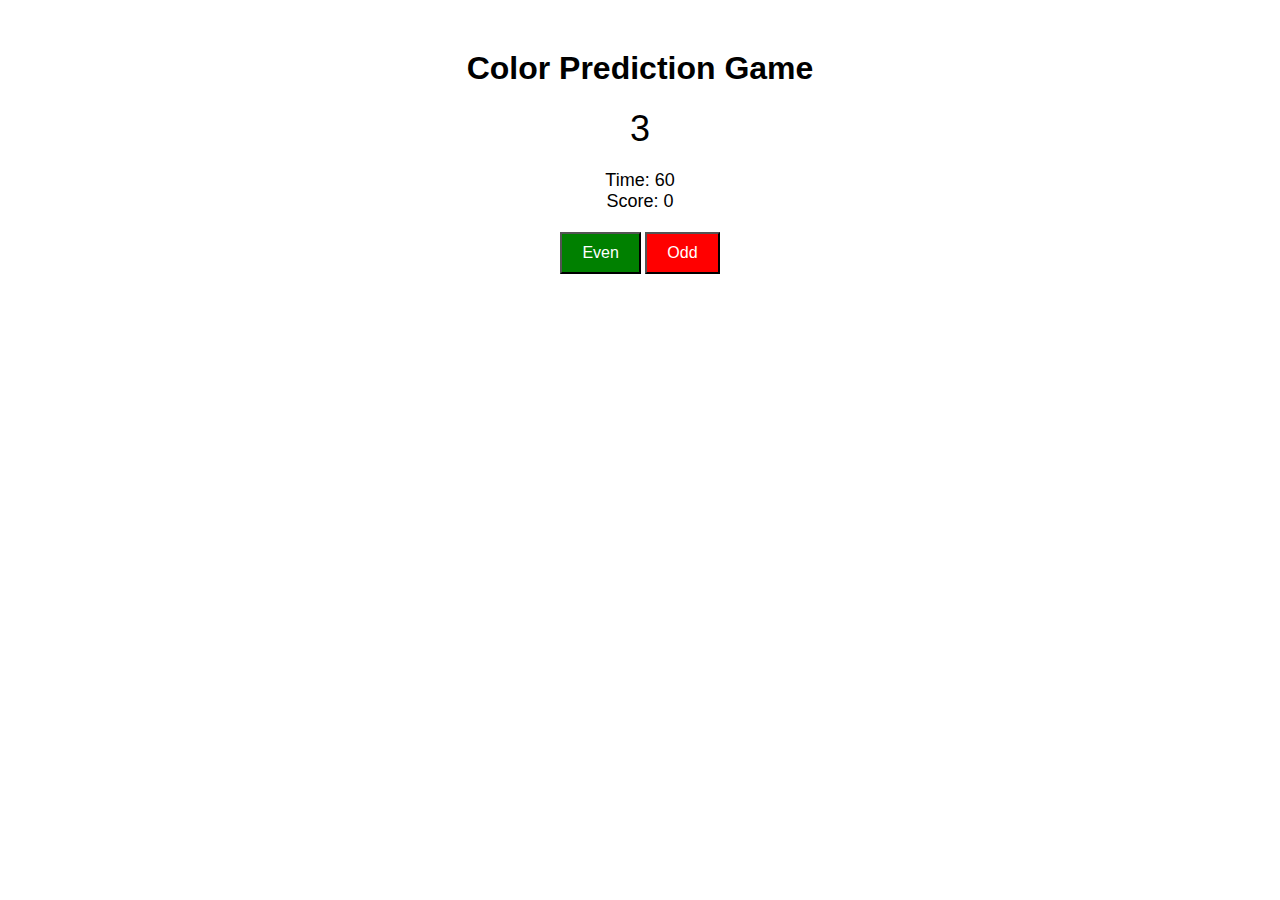
<file: color prediction/index.html>
<!-- <!DOCTYPE html>
<html lang="en">
<head>
    <meta charset="UTF-8">
    <meta name="viewport" content="width=device-width, initial-scale=1.0">
    <title>Color Prediction Game</title>
    <link rel="stylesheet" href="styles.css">
</head>
<body>
    <div class="container">
        <h1>Color Prediction Game</h1>
        <div id="colorBox"></div>
        <div id="message"></div>
        <button onclick="predictColor()">Predict</button>
    </div>
    <script src="script.js"></script>
</body>
</html> -->


<!DOCTYPE html>
<html lang="en">
<head>
    <meta charset="UTF-8">
    <meta name="viewport" content="width=device-width, initial-scale=1.0">
    <title>Color Prediction Game</title>
    <link rel="stylesheet" href="styles.css">
</head>
<body>
    <div class="container">
        <h1>Color Prediction Game</h1>
        <div id="numberBox">?</div>
        <div id="timer">Time: 60</div>
        <div id="score">Score: 0</div>
        <button id="greenBtn" onclick="predictColor('green')">Even</button>
        <button id="redBtn" onclick="predictColor('red')">Odd</button>
    </div>
    <script src="script.js"></script>
</body>
</html>
</file>
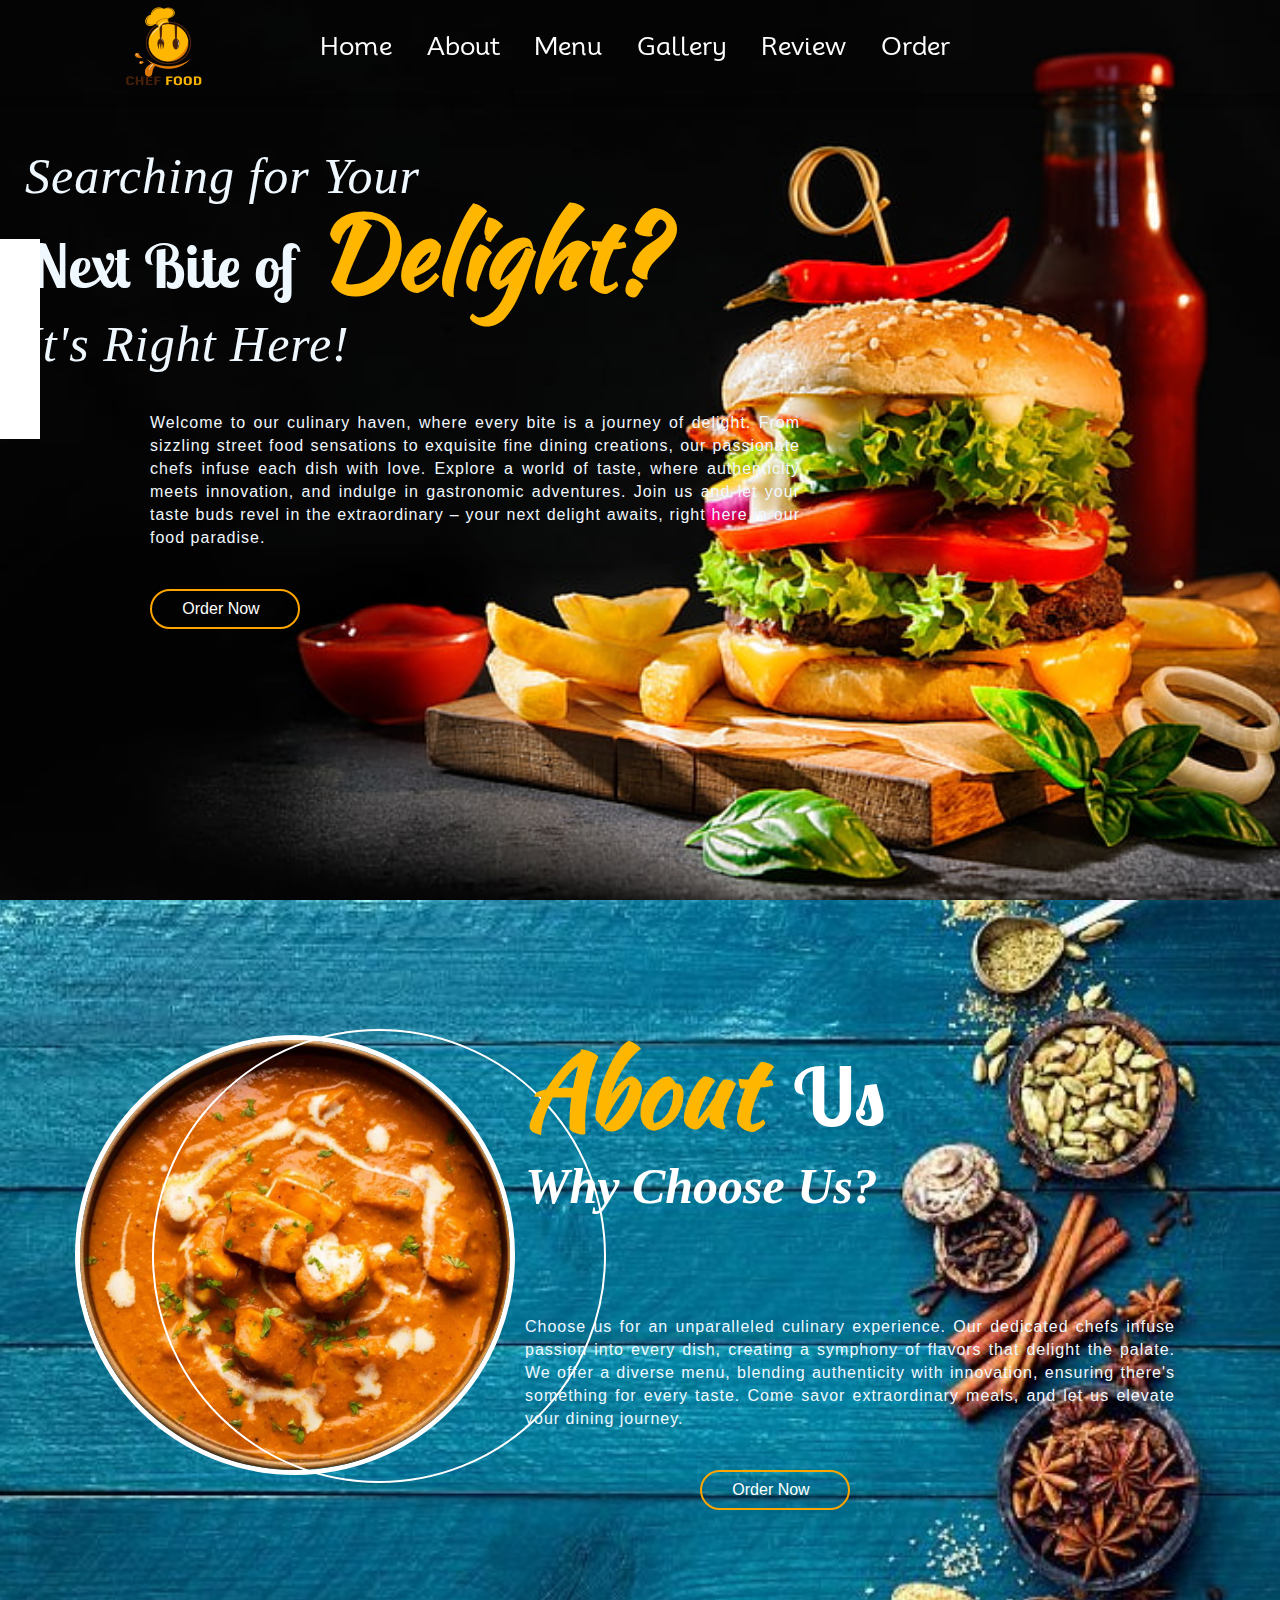
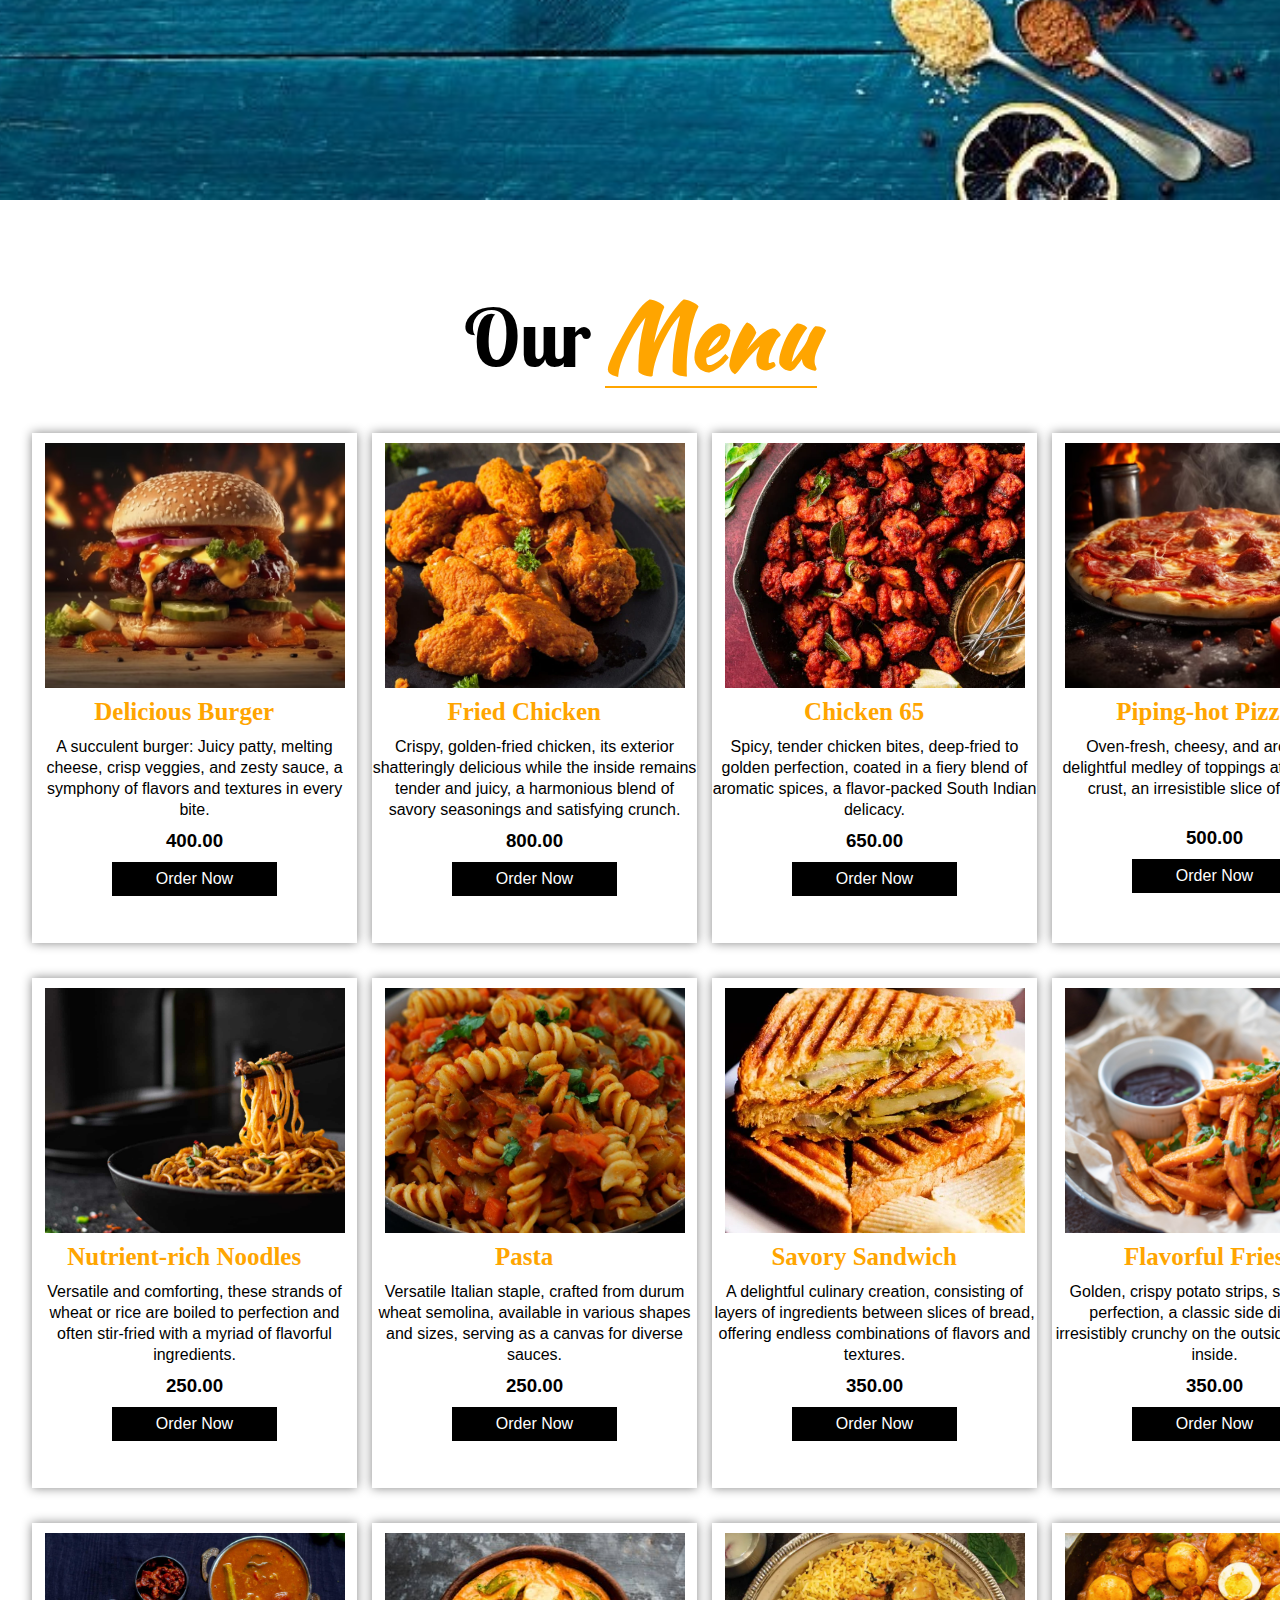
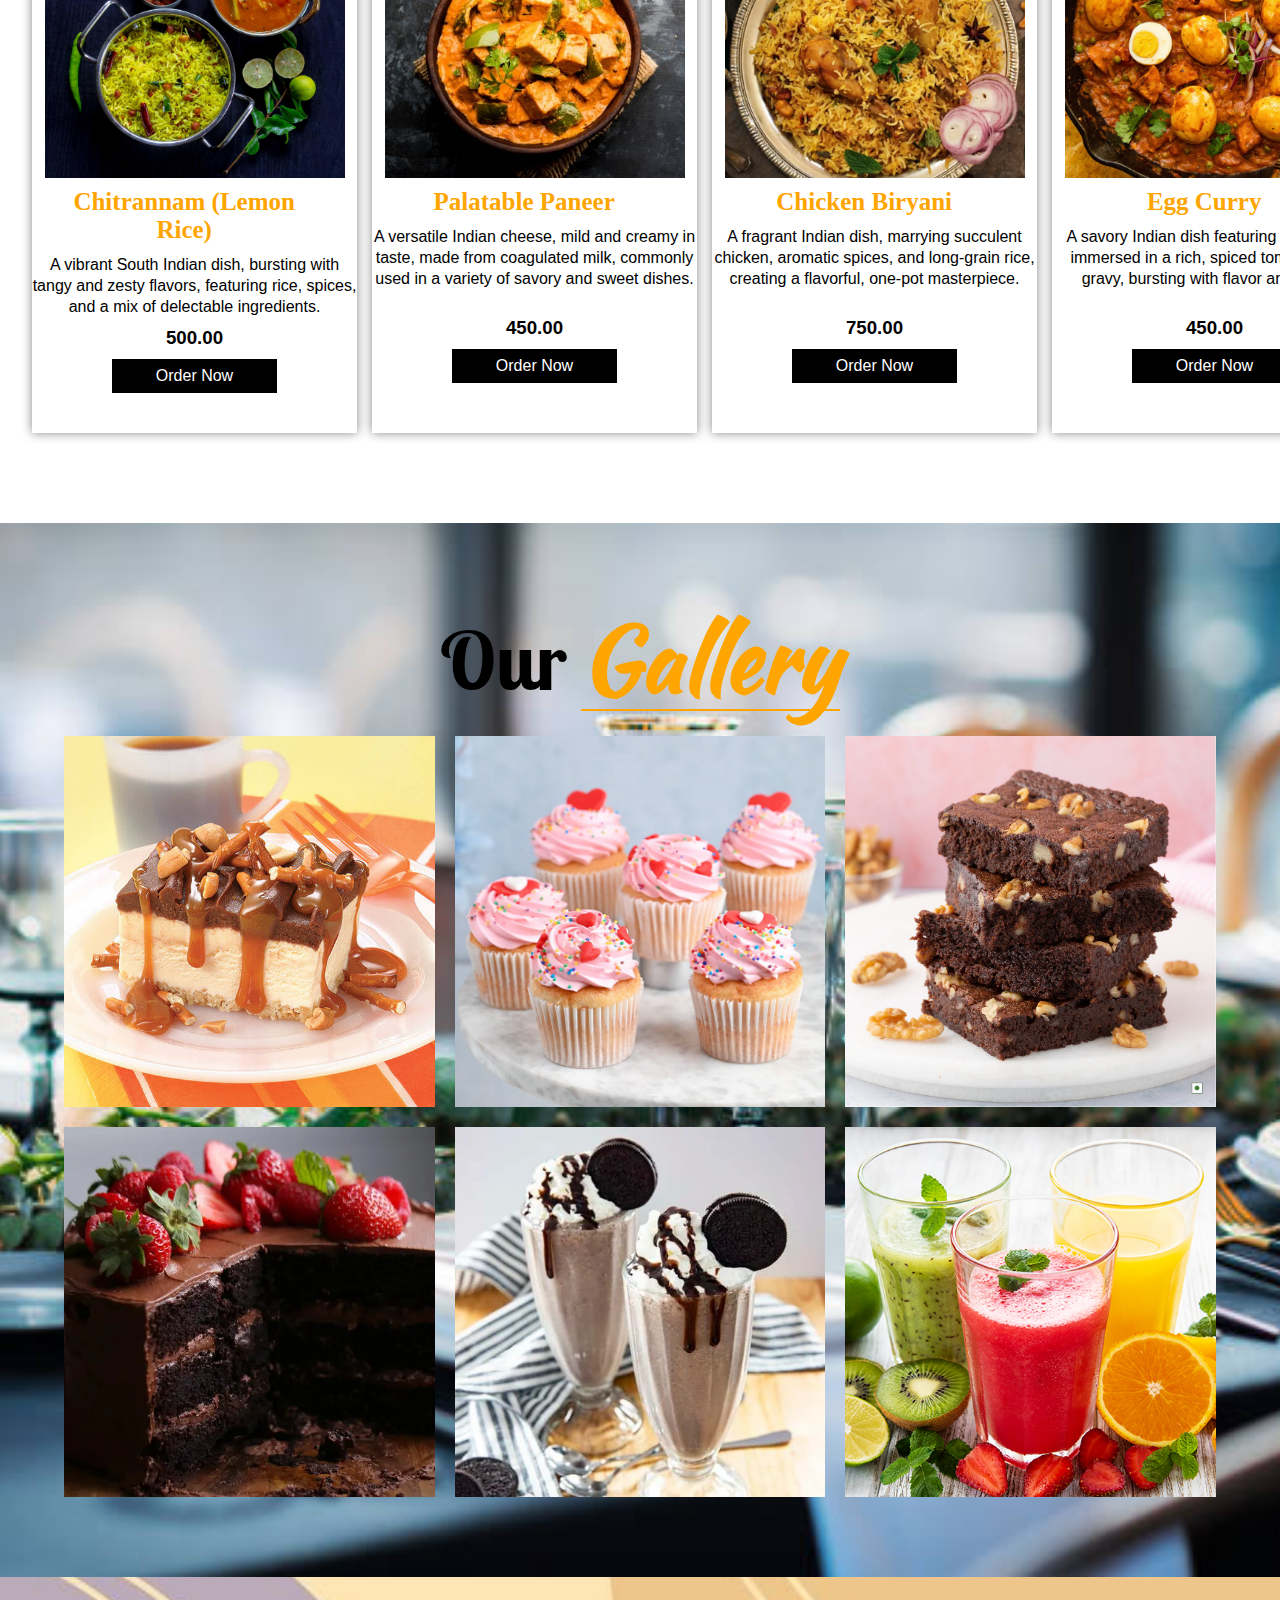
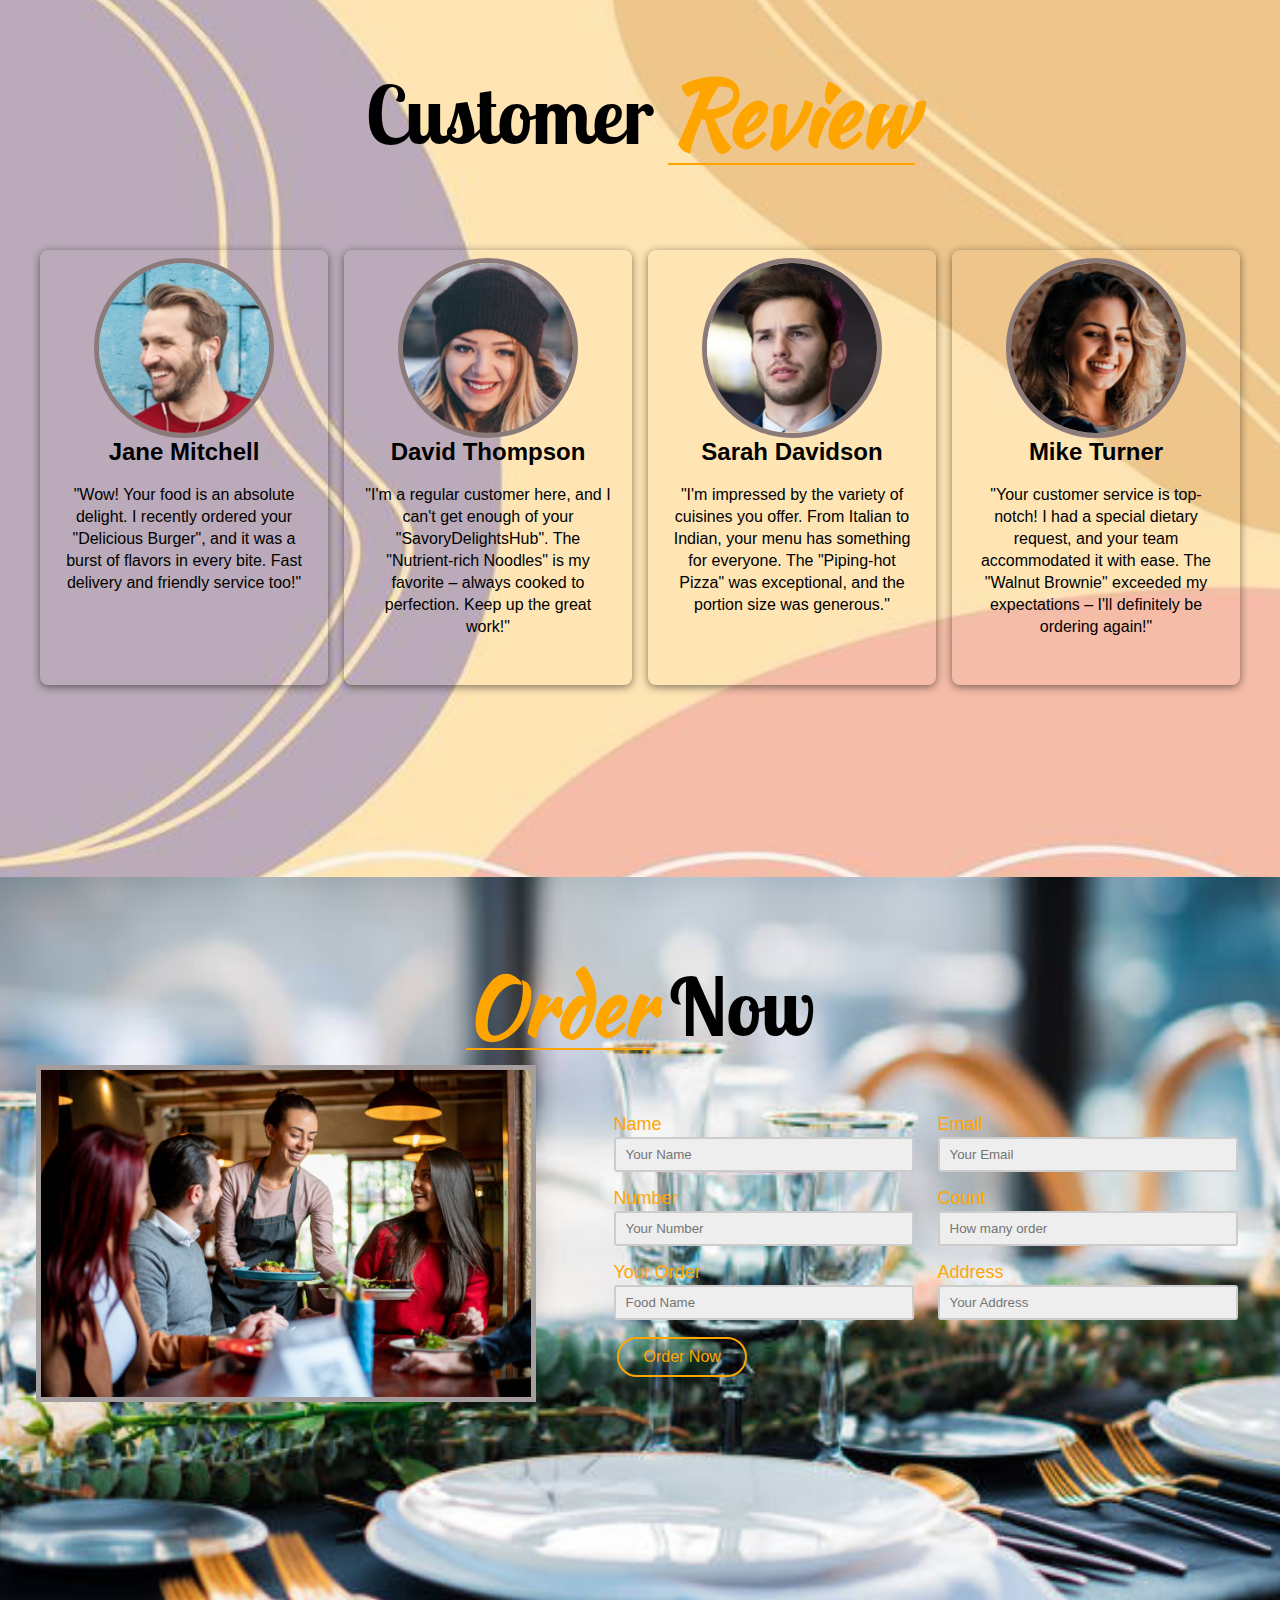
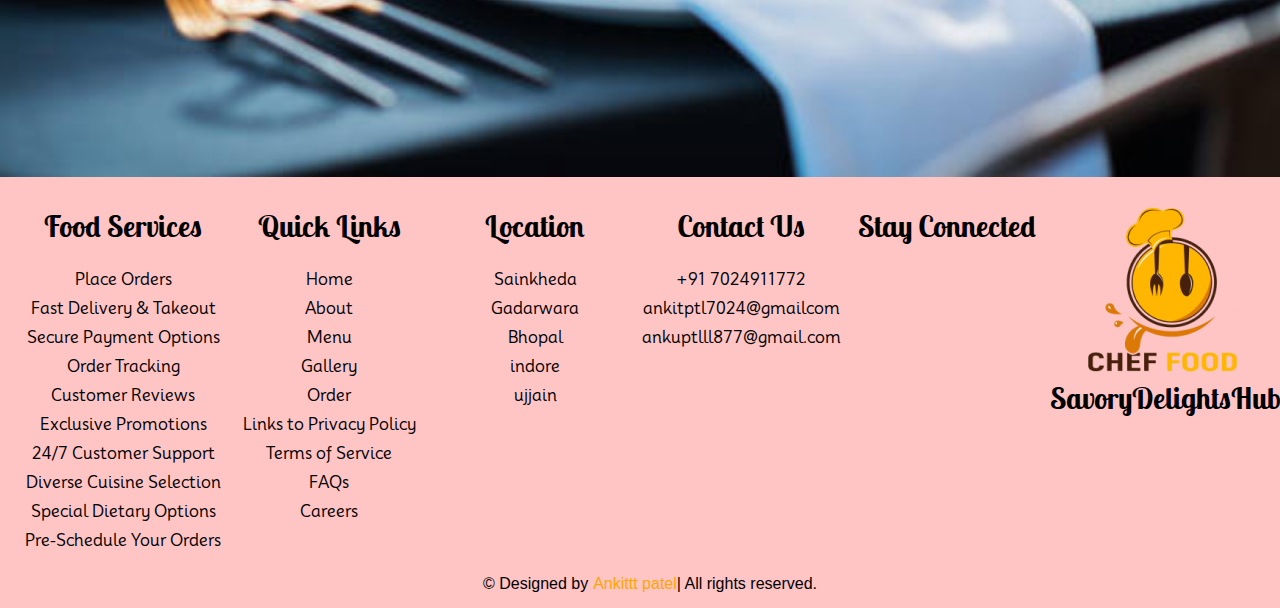
<file: Food-Ordering-Website/index.html>
<!DOCTYPE html>
<html lang="en">
<head>
    <meta charset="UTF-8">
    <meta name="viewport" content="width=device-width, initial-scale=1.0">
    <title>Food Website</title>
    <link rel="stylesheet" href="style.css">
    
<body>
    <section id="Home">
        <nav>
            <div class="logo">
                <img src="images/logo/edit.png">
            </div>

            <ul>
                <li><a href="#Home">Home</a></li>
                <li><a href="#About">About</a></li>
                <li><a href="#Menu">Menu</a></li>
                <li><a href="#Gallery">Gallery</a></li>
                <li><a href="#Review">Review</a></li>
                <li><a href="#Order">Order</a></li>
            </ul>

            <div class="icon">
                <i class="fa-solid fa-magnifying-glass"></i>
                <i class="fa-solid fa-heart"></i>
                <i class="fa-solid fa-cart-shopping"></i>
            </div>

        </nav>

        <div class="main">
            <div class="men_text">
                <p>Searching for Your</p>
                <h1>Next Bite of<span>Delight?</span></h1>
                <p>It's Right Here!</p>
            </div>
        </div>

        <p>
            Welcome to our culinary haven, where every bite is a journey of delight. From sizzling street food sensations to exquisite fine dining creations, our passionate chefs infuse each dish with love. Explore a world of taste, where authenticity meets innovation, and indulge in gastronomic adventures. Join us and let your taste buds revel in the extraordinary – your next delight awaits, right here in our food paradise.
        </p>

        <div class="main_btn">
            <button type="button"><span></span><a href="#">Order Now</a></button>
            <i class="fa-solid fa-angle-right"></i>
        </div>

        <div class="media">
            <i class="fa-brands fa-facebook"></i>
            <i class="fa-brands fa-instagram"></i>
            <i class="fa-brands fa-twitter"></i>
            <i class="fa-brands fa-whatsapp"></i>
        </div>

    </section>

    <!--About--->
    <div class="about" id="About">
        <div class="about_main">
            <div class="image">
                <img src="images/paneer.jpg">
            </div>

            <div class="about_text">
                <h1><span>About</span> Us</h1>
                <h3>Why Choose Us?</h3>
                <p>
                    Choose us for an unparalleled culinary experience. Our dedicated chefs infuse passion into every dish, creating a symphony of flavors that delight the palate. We offer a diverse menu, blending authenticity with innovation, ensuring there's something for every taste. Come savor extraordinary meals, and let us elevate your dining journey.
                </p>
            </div>
        </div>
        <div class="about_btn">
            <button type="button"><span></span><a href="#">Order Now</a></button>
            <i class="fa-solid fa-angle-right"></i>
        </div>
        
    </div>

    <!--MENU-->
    <div class="menu" id="Menu">
        <h1>Our<span>Menu</span></h1>

        <div class="menu_box">
            <div class="menu_card">
                <div class="menu_image">
                    <img src="images/burger.avif" alt="error">
                </div>

                <div class="small_card">
                    <i class="fa-solid fa-heart"></i>
                </div>

                <div class="menu_info">
                    <h2>Delicious Burger</h2>
                    <p>
                        A succulent burger: Juicy patty, melting cheese, crisp veggies, and zesty sauce, a symphony of flavors and textures in every bite.
                    </p>
                    <h3><i class="fa-solid fa-indian-rupee-sign"></i> 400.00</h3>
                    <div class="menu_icon">
                        <i class="fa-solid fa-star"></i>
                        <i class="fa-solid fa-star"></i>
                        <i class="fa-solid fa-star"></i>
                        <i class="fa-solid fa-star"></i>
                        <i class="fa-solid fa-star-half-stroke"></i>
                    </div>
                    <a href="#" class="menu_btn">Order Now</a>
                </div>
            </div>

            <div class="menu_card">
                <div class="menu_image">
                    <img src="images/fried-chicken.webp" alt="error">
                </div>

                <div class="small_card">
                    <i class="fa-solid fa-heart"></i>
                </div>

                <div class="menu_info">
                    <h2>Fried Chicken</h2>
                    <p>
                        Crispy, golden-fried chicken, its exterior shatteringly delicious while the inside remains tender and juicy, a harmonious blend of savory seasonings and satisfying crunch.
                    </p>
                    <h3><i class="fa-solid fa-indian-rupee-sign"></i> 800.00</h3>
                    <div class="menu_icon">
                        <i class="fa-solid fa-star"></i>
                        <i class="fa-solid fa-star"></i>
                        <i class="fa-solid fa-star"></i>
                        <i class="fa-solid fa-star"></i>
                        <i class="fa-solid fa-star-half-stroke"></i>
                    </div>
                    <a href="#" class="menu_btn">Order Now</a>
                </div>
            </div>

            <div class="menu_card">
                <div class="menu_image">
                    <img src="images/65.webp" alt="error">
                </div>

                <div class="small_card">
                    <i class="fa-solid fa-heart"></i>
                </div>

                <div class="menu_info">
                    <h2>Chicken 65</h2>
                    <p>
                        Spicy, tender chicken bites, deep-fried to golden perfection, coated in a fiery blend of aromatic spices, a flavor-packed South Indian delicacy.
                    </p>
                    <h3><i class="fa-solid fa-indian-rupee-sign"></i> 650.00</h3>
                    <div class="menu_icon">
                        <i class="fa-solid fa-star"></i>
                        <i class="fa-solid fa-star"></i>
                        <i class="fa-solid fa-star"></i>
                        <i class="fa-solid fa-star"></i>
                        <i class="fa-solid fa-star-half-stroke"></i>
                    </div>
                    <a href="#" class="menu_btn">Order Now</a>
                </div>
            </div>

            <div class="menu_card">
                <div class="menu_image">
                    <img src="images/pizza.avif" alt="error">
                </div>

                <div class="small_card">
                    <i class="fa-solid fa-heart"></i>
                </div>

                <div class="menu_info">
                    <h2>Piping-hot Pizza</h2>
                    <p>
                        Oven-fresh, cheesy, and aromatic, a delightful medley of toppings atop a golden crust, an irresistible slice of heaven.
                    </p>
                    <br>
                    <h3><i class="fa-solid fa-indian-rupee-sign"></i> 500.00</h3>
                    <div class="menu_icon">
                        <i class="fa-solid fa-star"></i>
                        <i class="fa-solid fa-star"></i>
                        <i class="fa-solid fa-star"></i>
                        <i class="fa-solid fa-star"></i>
                        <i class="fa-solid fa-star-half-stroke"></i>
                    </div>
                    <a href="#" class="menu_btn">Order Now</a>
                </div>
            </div>

            <div class="menu_card">
                <div class="menu_image">
                    <img src="images/noodles.jpg" alt="error">
                </div>

                <div class="small_card">
                    <i class="fa-solid fa-heart"></i>
                </div>

                <div class="menu_info">
                    <h2>Nutrient-rich Noodles</h2>
                    <p>
                        Versatile and comforting, these strands of wheat or rice are boiled to perfection and often stir-fried with a myriad of flavorful ingredients.
                    </p>
                    <h3><i class="fa-solid fa-indian-rupee-sign"></i> 250.00</h3>
                    <div class="menu_icon">
                        <i class="fa-solid fa-star"></i>
                        <i class="fa-solid fa-star"></i>
                        <i class="fa-solid fa-star"></i>
                        <i class="fa-solid fa-star"></i>
                        <i class="fa-solid fa-star-half-stroke"></i>
                    </div>
                    <a href="#" class="menu_btn">Order Now</a>
                </div>
            </div>

            <div class="menu_card">
                <div class="menu_image">
                    <img src="images/pasta.JPG" alt="error">
                </div>

                <div class="small_card">
                    <i class="fa-solid fa-heart"></i>
                </div>

                <div class="menu_info">
                    <h2>Pasta</h2>
                    <p>
                        Versatile Italian staple, crafted from durum wheat semolina, available in various shapes and sizes, serving as a canvas for diverse sauces.
                    </p>
                    <h3><i class="fa-solid fa-indian-rupee-sign"></i> 250.00</h3>
                    <div class="menu_icon">
                        <i class="fa-solid fa-star"></i>
                        <i class="fa-solid fa-star"></i>
                        <i class="fa-solid fa-star"></i>
                        <i class="fa-solid fa-star"></i>
                        <i class="fa-solid fa-star-half-stroke"></i>
                    </div>
                    <a href="#" class="menu_btn">Order Now</a>
                </div>
            </div>

            <div class="menu_card">
                <div class="menu_image">
                    <img src="images/sandwich.webp" alt="error">
                </div>

                <div class="small_card">
                    <i class="fa-solid fa-heart"></i>
                </div>

                <div class="menu_info">
                    <h2>Savory Sandwich</h2>
                    <p>
                        A delightful culinary creation, consisting of layers of ingredients between slices of bread, offering endless combinations of flavors and textures.
                    </p>
                    <h3><i class="fa-solid fa-indian-rupee-sign"></i> 350.00</h3>
                    <div class="menu_icon">
                        <i class="fa-solid fa-star"></i>
                        <i class="fa-solid fa-star"></i>
                        <i class="fa-solid fa-star"></i>
                        <i class="fa-solid fa-star"></i>
                        <i class="fa-solid fa-star-half-stroke"></i>
                    </div>
                    <a href="#" class="menu_btn">Order Now</a>
                </div>
            </div>

            <div class="menu_card">
                <div class="menu_image">
                    <img src="images/fries.jpg" alt="error">
                </div>

                <div class="small_card">
                    <i class="fa-solid fa-heart"></i>
                </div>

                <div class="menu_info">
                    <h2>Flavorful Fries</h2>
                    <p>
                        Golden, crispy potato strips, seasoned to perfection, a classic side dish that's irresistibly crunchy on the outside and tender inside.
                    </p>
                    <h3><i class="fa-solid fa-indian-rupee-sign"></i> 350.00</h3>
                    <div class="menu_icon">
                        <i class="fa-solid fa-star"></i>
                        <i class="fa-solid fa-star"></i>
                        <i class="fa-solid fa-star"></i>
                        <i class="fa-solid fa-star"></i>
                        <i class="fa-solid fa-star-half-stroke"></i>
                    </div>
                    <a href="#" class="menu_btn">Order Now</a>
                </div>
            </div>

            <div class="menu_card">
                <div class="menu_image">
                    <img src="images/lemon-sambr.jpg" alt="error">
                </div>

                <div class="small_card">
                    <i class="fa-solid fa-heart"></i>
                </div>

                <div class="menu_info">
                    <h2>Chitrannam (Lemon Rice)</h2>
                    <p>
                        A vibrant South Indian dish, bursting with tangy and zesty flavors, featuring rice, spices, and a mix of delectable ingredients.
                    </p>
                    <h3><i class="fa-solid fa-indian-rupee-sign"></i> 500.00</h3>
                    <div class="menu_icon">
                        <i class="fa-solid fa-star"></i>
                        <i class="fa-solid fa-star"></i>
                        <i class="fa-solid fa-star"></i>
                        <i class="fa-solid fa-star"></i>
                        <i class="fa-solid fa-star-half-stroke"></i>
                    </div>
                    <a href="#" class="menu_btn">Order Now</a>
                </div>
            </div>

            <div class="menu_card">
                <div class="menu_image">
                    <img src="images/paneer2.jpg" alt="error">
                </div>

                <div class="small_card">
                    <i class="fa-solid fa-heart"></i>
                </div>

                <div class="menu_info">
                    <h2>Palatable Paneer</h2>
                    <p>
                        A versatile Indian cheese, mild and creamy in taste, made from coagulated milk, commonly used in a variety of savory and sweet dishes.
                    </p>
                    <br>
                    <h3><i class="fa-solid fa-indian-rupee-sign"></i> 450.00</h3>
                    <div class="menu_icon">
                        <i class="fa-solid fa-star"></i>
                        <i class="fa-solid fa-star"></i>
                        <i class="fa-solid fa-star"></i>
                        <i class="fa-solid fa-star"></i>
                        <i class="fa-solid fa-star-half-stroke"></i>
                    </div>
                    <a href="#" class="menu_btn">Order Now</a>
                </div>
            </div>

            <div class="menu_card">
                <div class="menu_image">
                    <img src="images/chicken.webp" alt="error">
                </div>

                <div class="small_card">
                    <i class="fa-solid fa-heart"></i>
                </div>

                <div class="menu_info">
                    <h2>Chicken Biryani</h2>
                    <p>
                        A fragrant Indian dish, marrying succulent chicken, aromatic spices, and long-grain rice, creating a flavorful, one-pot masterpiece.
                    </p>
                    <br>
                    <h3><i class="fa-solid fa-indian-rupee-sign"></i> 750.00</h3>
                    <div class="menu_icon">
                        <i class="fa-solid fa-star"></i>
                        <i class="fa-solid fa-star"></i>
                        <i class="fa-solid fa-star"></i>
                        <i class="fa-solid fa-star"></i>
                        <i class="fa-solid fa-star-half-stroke"></i>
                    </div>
                    <a href="#" class="menu_btn">Order Now</a>
                </div>
            </div>

            <div class="menu_card">
                <div class="menu_image">
                    <img src="images/Egg-Curry-9-Edit-720x720.jpg" alt="error">
                </div>

                <div class="small_card">
                    <i class="fa-solid fa-heart"></i>
                </div>

                <div class="menu_info">
                    <h2>Egg Curry</h2>
                    <p>
                        A savory Indian dish featuring boiled eggs immersed in a rich, spiced tomato-based gravy, bursting with flavor and aroma.
                    </p>
                    <br>
                    <h3><i class="fa-solid fa-indian-rupee-sign"></i> 450.00</h3>
                    <div class="menu_icon">
                        <i class="fa-solid fa-star"></i>
                        <i class="fa-solid fa-star"></i>
                        <i class="fa-solid fa-star"></i>
                        <i class="fa-solid fa-star"></i>
                        <i class="fa-solid fa-star-half-stroke"></i>
                    </div>
                    <a href="#" class="menu_btn">Order Now</a>
                </div>
            </div>

        </div>
    </div>

    <!---GALLERY--->
    <div class="gallery" id="Gallery">
        <h1>Our<span>Gallery</span></h1>

        <div class="gallery_image_box">
            <div class="gallery_image">
                <img src="images/caramel-ice-creame.jpg">

                <h3>Caramel Ice-Cream</h3>
                <p>
                    Join us for a delightful treat! Indulge in our luscious caramel ice cream, a symphony of sweetness waiting to satisfy your cravings.
                </p>
                <a href="#" class="gallery_btn">Order Now</a>
            </div>

            <div class="gallery_image">
                <img src="images/cup_cake.avif">

                <h3>Cup Cakes</h3>
                <p>
                    Join us for a taste of heaven! Our exquisite cupcakes, adorned with intricate designs and irresistible flavors, promise pure indulgence.
                </p>
                <a href="#" class="gallery_btn">Order Now</a>
            </div>

            <div class="gallery_image">
                <img src="images/brownie.webp">

                <h3>Walnut Brownie</h3>
                <p>
                    Satisfy your sweet tooth with our delectable walnut brownie! Dive into layers of rich chocolate and crunchy walnuts for pure dessert bliss.
                </p>
                <a href="#" class="gallery_btn">Order Now</a>
            </div>

            <div class="gallery_image">
                <img src="images/cake.webp">

                <h3>Chocolate Cake</h3>
                <p>
                    Indulge in pure chocolate ecstasy! Our sumptuous chocolate cake, moist and decadent, is a heavenly delight for all dessert enthusiasts.
                </p>
                <a href="#" class="gallery_btn">Order Now</a>
            </div>

            <div class="gallery_image">
                <img src="images/milkshake.webp">

                <h3>Oreo Milkshake</h3>
                <p>
                    Craving a sweet delight? Dive into creamy indulgence with our Oreo milkshake – a blend of cookies and dreams, waiting just for you.
                </p>
                <a href="#" class="gallery_btn">Order Now</a>
            </div>

            <div class="gallery_image">
                <img src="images/fruit-juice.jpg">

                <h3>Fruit Juice</h3>
                <p>
                    Experience refreshment in a glass! Savor our revitalizing fruit juice, a vibrant blend of nature's goodness to quench your thirst.
                </p>
                <a href="#" class="gallery_btn">Order Now</a>
            </div>
        </div>
    </div>

    <!--Review-->
    <div class="review" id="Review">
        <h1>Customer<span>Review</span></h1>

        <div class="review_box">
            <div class="review_card">
                <div class="review_profile">
                    <img src="images/customers/pic-2.png">
                </div>

                <div class="review_text">
                    <h2 class="name">Jane Mitchell</h2>

                    <div class="review_icon">
                        <i class="fa-solid fa-star"></i>
                        <i class="fa-solid fa-star"></i>
                        <i class="fa-solid fa-star"></i>
                        <i class="fa-solid fa-star"></i>
                        <i class="fa-solid fa-star-half-stroke"></i>
                    </div>

                    <div class="review_social">
                        <i class="fa-brands fa-facebook"></i>
                        <i class="fa-brands fa-instagram"></i>
                        <i class="fa-brands fa-twitter"></i>
                        <i class="fa-brands fa-linkedin-in"></i>
                    </div>

                    <p>
                        "Wow! Your food is an absolute delight. I recently ordered your "Delicious Burger", and it was a burst of flavors in every bite. Fast delivery and friendly service too!"
                    </p>

                </div>

            </div>

            <div class="review_card">
                <div class="review_profile">
                    <img src="images/customers/pic-3.png">
                </div>

                <div class="review_text">
                    <h2 class="name">David Thompson</h2>

                    <div class="review_icon">
                        <i class="fa-solid fa-star"></i>
                        <i class="fa-solid fa-star"></i>
                        <i class="fa-solid fa-star"></i>
                        <i class="fa-solid fa-star"></i>
                        <i class="fa-solid fa-star-half-stroke"></i>
                    </div>

                    <div class="review_social">
                        <i class="fa-brands fa-facebook"></i>
                        <i class="fa-brands fa-instagram"></i>
                        <i class="fa-brands fa-twitter"></i>
                        <i class="fa-brands fa-linkedin-in"></i>
                    </div>

                    <p>
                        "I'm a regular customer here, and I can't get enough of your "SavoryDelightsHub". The "Nutrient-rich Noodles" is my favorite – always cooked to perfection. Keep up the great work!"
                    </p>

                </div>

            </div>
            <div class="review_card">
                <div class="review_profile">
                    <img src="images/customers/pic-1.png">
                </div>

                <div class="review_text">
                    <h2 class="name">Sarah Davidson</h2>

                    <div class="review_icon">
                        <i class="fa-solid fa-star"></i>
                        <i class="fa-solid fa-star"></i>
                        <i class="fa-solid fa-star"></i>
                        <i class="fa-solid fa-star"></i>
                        <i class="fa-solid fa-star-half-stroke"></i>
                    </div>

                    <div class="review_social">
                        <i class="fa-brands fa-facebook"></i>
                        <i class="fa-brands fa-instagram"></i>
                        <i class="fa-brands fa-twitter"></i>
                        <i class="fa-brands fa-linkedin-in"></i>
                    </div>

                    <p>
                        "I'm impressed by the variety of cuisines you offer. From Italian to Indian, your menu has something for everyone. The "Piping-hot Pizza" was exceptional, and the portion size was generous."
                    </p>

                </div>

            </div>
            <div class="review_card">
                <div class="review_profile">
                    <img src="images/customers/pic-4.png">
                </div>

                <div class="review_text">
                    <h2 class="name">Mike Turner</h2>

                    <div class="review_icon">
                        <i class="fa-solid fa-star"></i>
                        <i class="fa-solid fa-star"></i>
                        <i class="fa-solid fa-star"></i>
                        <i class="fa-solid fa-star"></i>
                        <i class="fa-solid fa-star-half-stroke"></i>
                    </div>

                    <div class="review_social">
                        <i class="fa-brands fa-facebook"></i>
                        <i class="fa-brands fa-instagram"></i>
                        <i class="fa-brands fa-twitter"></i>
                        <i class="fa-brands fa-linkedin-in"></i>
                    </div>

                    <p>
                        "Your customer service is top-notch! I had a special dietary request, and your team accommodated it with ease. The "Walnut Brownie" exceeded my expectations – I'll definitely be ordering again!"
                    </p>

                </div>

            </div>

        </div>

    </div>
    <!---ORDER-->
    <div class="order" id="Order">
        <h1><span>Order</span>Now</h1>

        <div class="order_main">
            <div class="order_image">
                <img src="images/great.jpg">
            </div>

            <form action="#">
                <div class="input">
                    <p>Name</p>
                    <input type="text" placeholder="Your Name">
                </div>

                <div class="input">
                    <p>Email</p>
                    <input type="email" placeholder="Your Email">
                </div>

                <div class="input">
                    <p>Number</p>
                    <input placeholder="Your Number">
                </div>

                <div class="input">
                    <p>Count</p>
                    <input type="number" placeholder="How many order">
                </div>

                <div class="input">
                    <p>Your Order</p>
                    <input placeholder="Food Name">
                </div>
                <div class="input">
                    <p>Address</p>
                    <input placeholder="Your Address">
                </div>

                <input type="submit" id="submit" value="Order Now">
            </form>
        </div>
    </div>

    <!-----Team---->
    <div class="team"></div>

    <!---Footer-->
    <footer>
        <div class="footer_main">
            <div class="footer_tag">
                <h2>Food Services</h2>
                <p>Place Orders</p>
                <p>Fast Delivery & Takeout</p>
                <p>Secure Payment Options</p>
                <p>Order Tracking</p>
                <p>Customer Reviews</p>
                <p>Exclusive Promotions</p>
                <p>24/7 Customer Support</p>
                <p>Diverse Cuisine Selection</p>
                <p>Special Dietary Options</p>
                <p>Pre-Schedule Your Orders</p>
            </div>
            
            <div class="footer_tag">
                <h2>Quick Links</h2>
                <p>Home</p>
                <p>About</p>
                <p>Menu</p>
                <p>Gallery</p>
                <p>Order</p>
                <p>Links to Privacy Policy</p>
                <p>Terms of Service</p>
                <p>FAQs</p>
                <p>Careers</p>
            </div>
            
            <div class="footer_tag">
            <h2>Location</h2>
                <p>Sainkheda</p>
                <p>Gadarwara</p>
                <p>Bhopal</p>
                <p>indore</p>
                <p>ujjain</p>
            </div>

            <div class="footer_tag">
                <h2>Contact Us</h2>
                <p>+91 7024911772</p>
                <p>ankitptl7024@gmailcom</p>
                <p>ankuptlll877@gmail.com</p>
            </div>

            <div class="footer_tag">
                <h2>Stay Connected</h2>
                <i class="fa-brands fa-facebook"></i>
                <i class="fa-brands fa-instagram"></i>
                <i class="fa-brands fa-twitter"></i>
                <i class="fa-brands fa-linkedin-in"></i>
            </div>

            <div class="footer_tag">
                <img src="images/logo/edit.png">
                <h2>SavoryDelightsHub</h2>
            </div>
        </div>
        <p class="me">© Designed by<span><i class="fa-solid fa-face-grin"></i> Ankittt patel</span> | All rights reserved.</p>
    </footer>
</body>
</html>



<!-- <link rel="stylesheet" href="https://cdnjs.cloudflare.com/ajax/libs/font-awesome/6.4.2/css/all.min.css" integrity="sha512-z3gLpd7yknf1YoNbCzqRKc4qyor8gaKU1qmn+CShxbuBusANI9QpRohGBreCFkKxLhei6S9CQXFEbbKuqLg0DA==" crossorigin="anonymous" referrerpolicy="no-referrer" /> -->
<!-- </head> -->
</file>
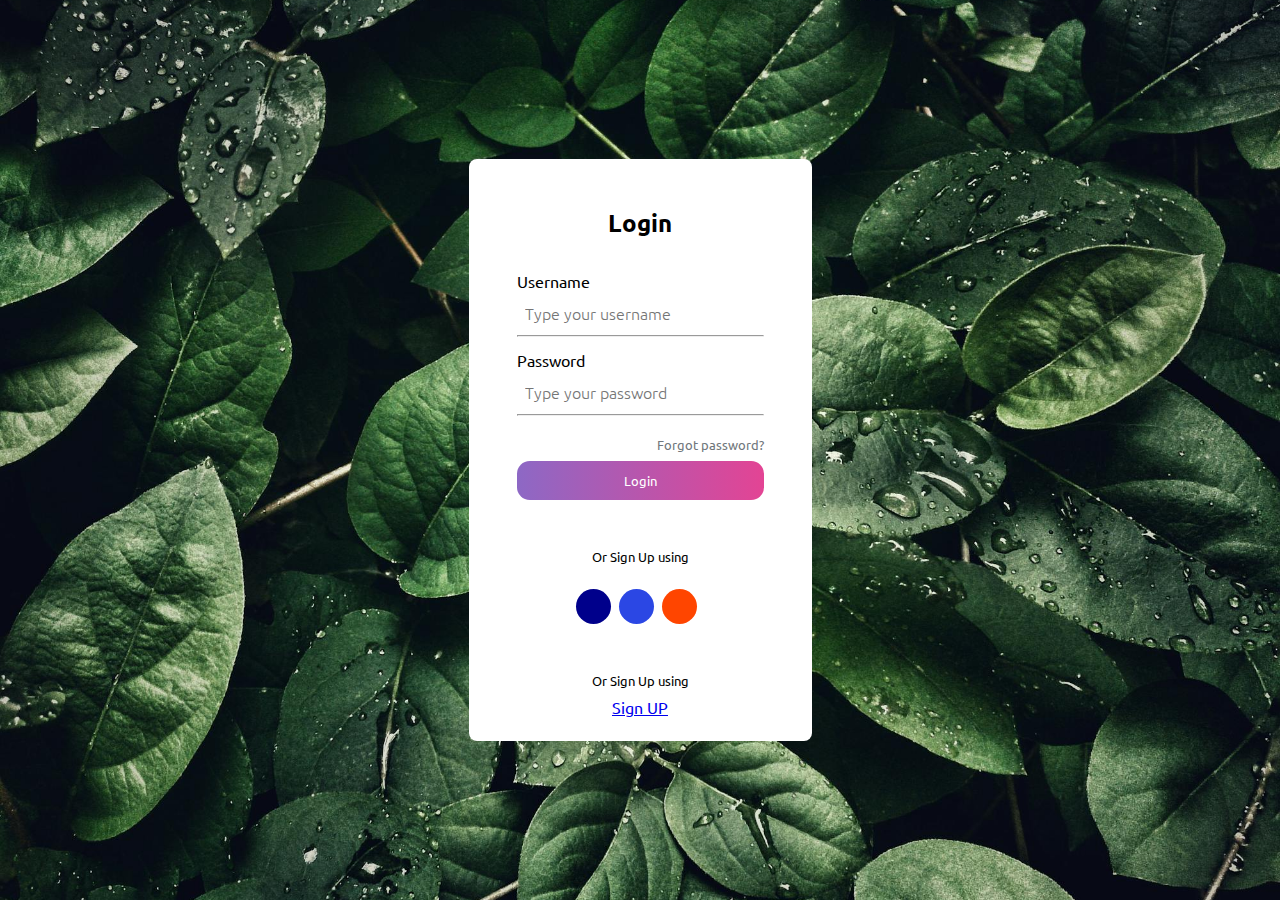
<file: loginsignup/index.html>
<!DOCTYPE html>
<html lang="en">

<head>
    <meta charset="UTF-8">
    <meta http-equiv="X-UA-Compatible" content="IE=edge">
    <meta name="viewport" content="width=device-width, initial-scale=1.0">
    <title>Login Form </title>
    <link rel="stylesheet" href="singup.css">
    <link rel="stylesheet" href="https://cdnjs.cloudflare.com/ajax/libs/font-awesome/6.1.1/css/all.min.css"
        integrity="sha512-KfkfwYDsLkIlwQp6LFnl8zNdLGxu9YAA1QvwINks4PhcElQSvqcyVLLD9aMhXd13uQjoXtEKNosOWaZqXgel0g=="
        crossorigin="anonymous" referrerpolicy="no-referrer" />
</head>

<body>
    <div class="container">
        <h2 class="t-center">Login</h2>
        <form action="">
            <div class="inputDiv">
                <label for="name" class="username">Username</label>
                <div class="userArea">
                    <i class="fa-solid fa-user"></i><input type="text" name="name" id="name"
                        placeholder="Type your username">
                </div>
                <hr>
            </div>
            <div class="inputDiv">
                <label for="password" class="username">Password</label>
                <div class="userArea">
                    <i class="fa-solid fa-key"></i><input type="password" name="password" id="password"
                        placeholder="Type your password">
                </div>
                <hr>
            </div>

            <span class="forgotPassword">Forgot password?</span>
            <button class="btn">Login</button>
            <div class="formBottom">
                <p>Or Sign Up using</p>
                <ul class="flexUl">
                    <a href="https://www.faceboook.com" target="_blank">
                        <li><i class="fa-brands fa-facebook-f"></i></li>
                    </a>
                    <a href="https://www.twitter.com" target="_blank">
                        <li><i class="fa-brands fa-twitter"></i></li>
                    </a>
                    <a href="https://www.google.com" target="_blank">
                        <li><i class="fa-brands fa-google"></i></li>
                    </a>
                </ul>
                <p class="signUp">Or Sign Up using</p>
                <a href="signup.html"><p id="signUp">Sign UP</p></a>
                
            </div>
        </form>
    </div>
    <!-- Login Form using HTML and CSS by raju_webdev -->
</body>
</html>
</file>
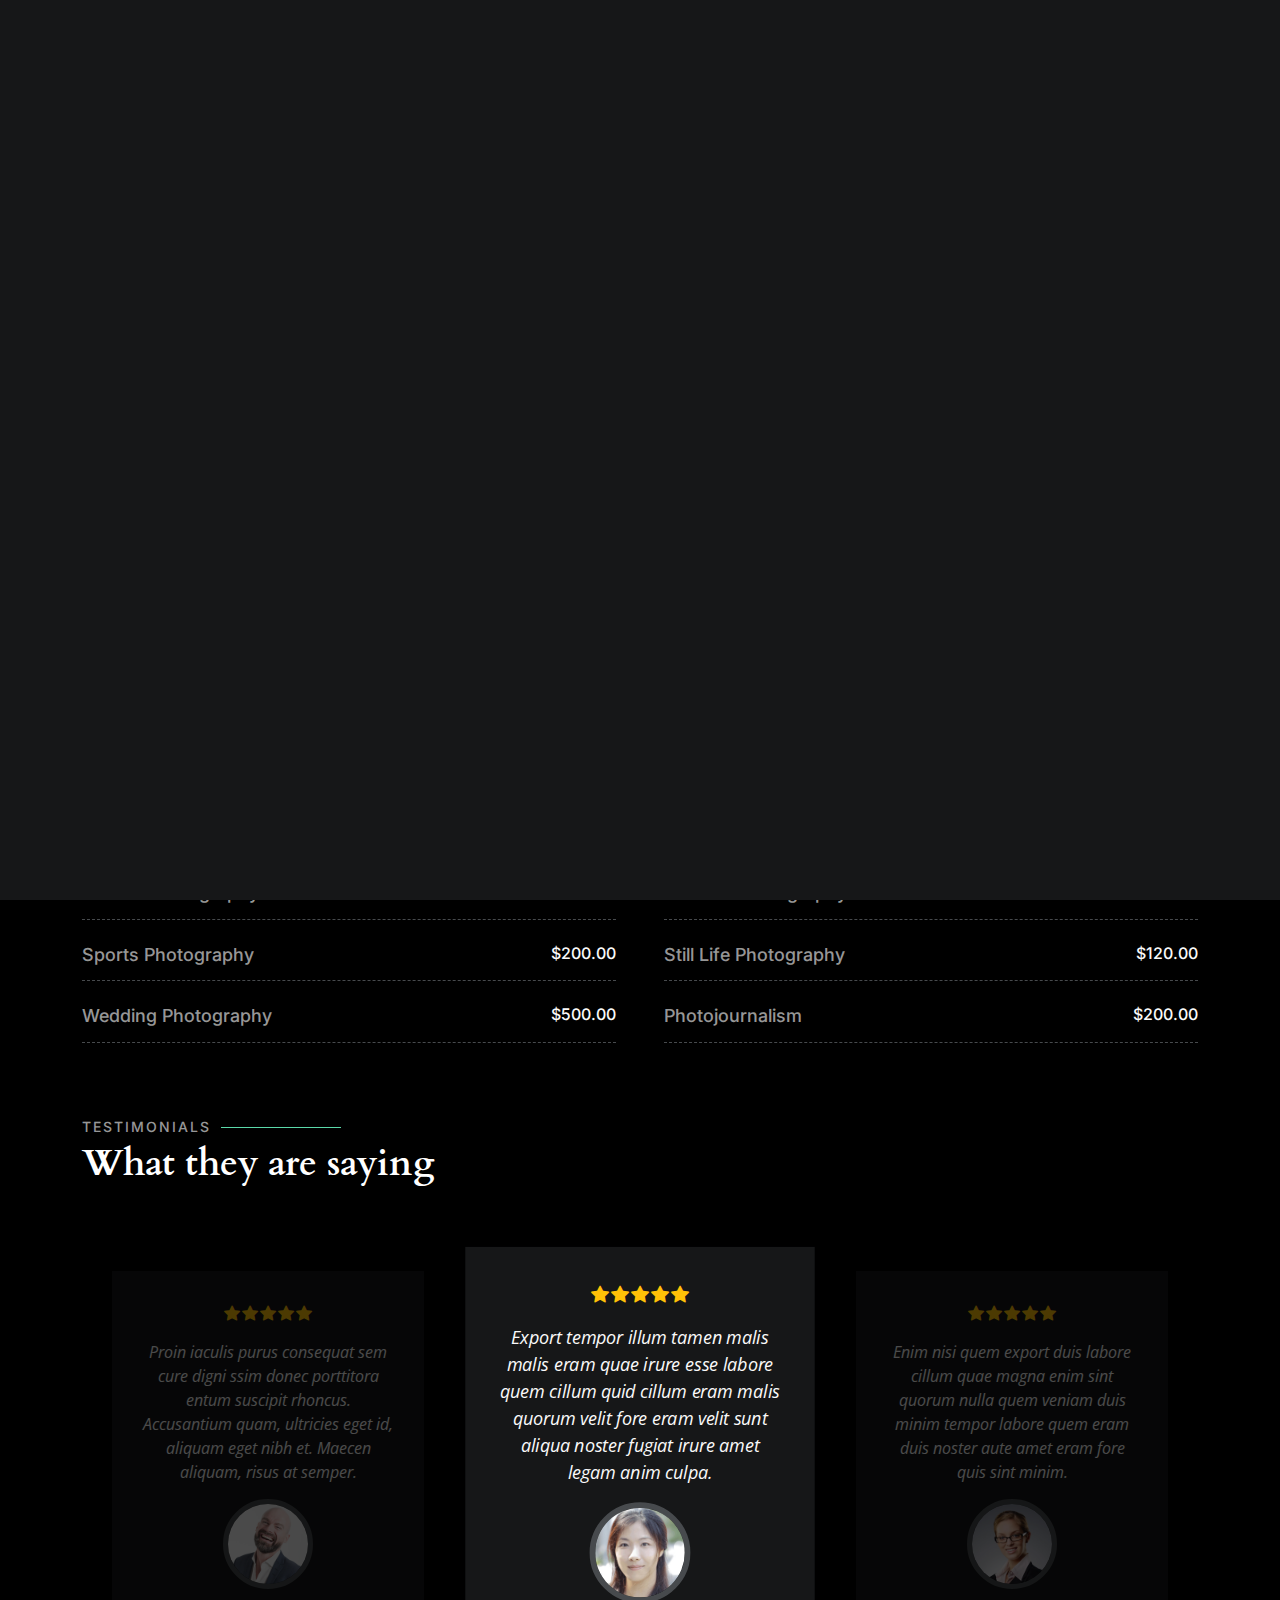
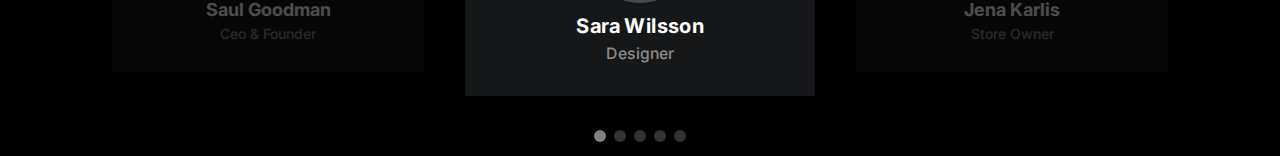
<file: Professional Photographer Portfolio Website Template/index.html>
<!DOCTYPE html>
<html lang="en">

<head>
  <meta charset="utf-8">
  <meta content="width=device-width, initial-scale=1.0" name="viewport">

  <title>PhotoFolio Bootstrap Template - Services</title>
  <meta content="" name="description">
  <meta content="" name="keywords">

  <!-- Favicons -->
  <link href="assets/img/favicon.png" rel="icon">
  <link href="assets/img/apple-touch-icon.png" rel="apple-touch-icon">

  <!-- Google Fonts -->
  <link rel="preconnect" href="https://fonts.googleapis.com">
  <link rel="preconnect" href="https://fonts.gstatic.com" crossorigin>
  <link href="https://fonts.googleapis.com/css2?family=Open+Sans:ital,wght@0,300;0,400;0,500;0,600;0,700;1,300;1,400;1,600;1,700&family=Inter:ital,wght@0,300;0,400;0,500;0,600;0,700;1,300;1,400;1,500;1,600;1,700&family=Cardo:ital,wght@0,400;0,700;1,400&display=swap" rel="stylesheet">

  <!-- Vendor CSS Files -->
  <link href="assets/vendor/bootstrap/css/bootstrap.min.css" rel="stylesheet">
  <link href="assets/vendor/bootstrap-icons/bootstrap-icons.css" rel="stylesheet">
  <link href="assets/vendor/swiper/swiper-bundle.min.css" rel="stylesheet">
  <link href="assets/vendor/glightbox/css/glightbox.min.css" rel="stylesheet">
  <link href="assets/vendor/aos/aos.css" rel="stylesheet">

  <!-- Template Main CSS File -->
  <link href="assets/css/main.css" rel="stylesheet">

</head>

<body>

  <!-- ======= Header ======= -->
  <header id="header" class="header d-flex align-items-center fixed-top">
    <div class="container-fluid d-flex align-items-center justify-content-between">

      <a href="index.html" class="logo d-flex align-items-center  me-auto me-lg-0">
        <!-- Uncomment the line below if you also wish to use an image logo -->
        <!-- <img src="assets/img/logo.png" alt=""> -->
        <i class="bi bi-camera"></i>
        <h1>PhotoFolio</h1>
      </a>

      <nav id="navbar" class="navbar">
        <ul>
          <li><a href="index.html">Home</a></li>
          <li><a href="about.html">About</a></li>
          <li class="dropdown"><a href="gallery.html"><span>Gallery</span></a>
           
          <li><a href="services.html" class="active">Services</a></li>
          <li><a href="contact.html">Contact</a></li>
        </ul>
      </nav><!-- .navbar -->

      <div class="header-social-links">
        <a href="#" class="twitter"><i class="bi bi-twitter"></i></a>
        <a href="#" class="facebook"><i class="bi bi-facebook"></i></a>
        <a href="#" class="instagram"><i class="bi bi-instagram"></i></a>
        <a href="#" class="linkedin"><i class="bi bi-linkedin"></i></i></a>
      </div>
      <i class="mobile-nav-toggle mobile-nav-show bi bi-list"></i>
      <i class="mobile-nav-toggle mobile-nav-hide d-none bi bi-x"></i>

    </div>
  </header><!-- End Header -->

  <main id="main" data-aos="fade" data-aos-delay="1500">

    <!-- ======= End Page Header ======= -->
    <div class="page-header d-flex align-items-center">
      <div class="container position-relative">
        <div class="row d-flex justify-content-center">
          <div class="col-lg-6 text-center">
            <h2>Services</h2>
            <p>Odio et unde deleniti. Deserunt numquam exercitationem. Officiis quo odio sint voluptas consequatur ut a odio voluptatem. Sit dolorum debitis veritatis natus dolores. Quasi ratione sint. Sit quaerat ipsum dolorem.</p>

            <a class="cta-btn" href="contact.html">Available for hire</a>

          </div>
        </div>
      </div>
    </div><!-- End Page Header -->

    <!-- ======= Services Section ======= -->
    <section id="services" class="services">
      <div class="container">

        <div class="row gy-4">

          <div class="col-xl-3 col-md-6 d-flex">
            <div class="service-item position-relative">
              <i class="bi bi-activity"></i>
              <h4><a href="" class="stretched-link">Lorem Ipsum</a></h4>
              <p>Voluptatum deleniti atque corrupti quos dolores et quas molestias excepturi</p>
            </div>
          </div><!-- End Service Item -->

          <div class="col-xl-3 col-md-6 d-flex">
            <div class="service-item position-relative">
              <i class="bi bi-bounding-box-circles"></i>
              <h4><a href="" class="stretched-link">Sed ut perspici</a></h4>
              <p>Duis aute irure dolor in reprehenderit in voluptate velit esse cillum dolore</p>
            </div>
          </div><!-- End Service Item -->

          <div class="col-xl-3 col-md-6 d-flex">
            <div class="service-item position-relative">
              <i class="bi bi-calendar4-week"></i>
              <h4><a href="" class="stretched-link">Magni Dolores</a></h4>
              <p>Excepteur sint occaecat cupidatat non proident, sunt in culpa qui officia</p>
            </div>
          </div><!-- End Service Item -->

          <div class="col-xl-3 col-md-6 d-flex">
            <div class="service-item position-relative">
              <i class="bi bi-broadcast"></i>
              <h4><a href="" class="stretched-link">Nemo Enim</a></h4>
              <p>At vero eos et accusamus et iusto odio dignissimos ducimus qui blanditiis</p>
            </div>
          </div><!-- End Service Item -->

        </div>

      </div>
    </section><!-- End Services Section -->

    <!-- ======= Pricing Section ======= -->
    <section id="pricing" class="pricing">
      <div class="container">

        <div class="section-header">
          <h2>Prices</h2>
          <p>Check my adorable pricing</p>
        </div>

        <div class="row gy-4 gx-lg-5">

          <div class="col-lg-6">
            <div class="pricing-item d-flex justify-content-between">
              <h3>Portrait Photography</h3>
              <h4>$160.00</h4>
            </div>
          </div><!-- End Pricing Item -->

          <div class="col-lg-6">
            <div class="pricing-item d-flex justify-content-between">
              <h3>Fashion Photography</h3>
              <h4>$300.00</h4>
            </div>
          </div><!-- End Pricing Item -->

          <div class="col-lg-6">
            <div class="pricing-item d-flex justify-content-between">
              <h3>Sports Photography</h3>
              <h4>$200.00</h4>
            </div>
          </div><!-- End Pricing Item -->

          <div class="col-lg-6">
            <div class="pricing-item d-flex justify-content-between">
              <h3>Still Life Photography</h3>
              <h4>$120.00</h4>
            </div>
          </div><!-- End Pricing Item -->

          <div class="col-lg-6">
            <div class="pricing-item d-flex justify-content-between">
              <h3>Wedding Photography</h3>
              <h4>$500.00</h4>
            </div>
          </div><!-- End Pricing Item -->

          <div class="col-lg-6">
            <div class="pricing-item d-flex justify-content-between">
              <h3>Photojournalism</h3>
              <h4>$200.00</h4>
            </div>
          </div><!-- End Pricing Item -->

        </div>
    </section><!-- End Pricing Section -->

    <!-- ======= Testimonials Section ======= -->
    <section id="testimonials" class="testimonials">
      <div class="container">

        <div class="section-header">
          <h2>Testimonials</h2>
          <p>What they are saying</p>
        </div>

        <div class="slides-3 swiper">
          <div class="swiper-wrapper">

            <div class="swiper-slide">
              <div class="testimonial-item">
                <div class="stars">
                  <i class="bi bi-star-fill"></i><i class="bi bi-star-fill"></i><i class="bi bi-star-fill"></i><i class="bi bi-star-fill"></i><i class="bi bi-star-fill"></i>
                </div>
                <p>
                  Proin iaculis purus consequat sem cure digni ssim donec porttitora entum suscipit rhoncus. Accusantium quam, ultricies eget id, aliquam eget nibh et. Maecen aliquam, risus at semper.
                </p>
                <div class="profile mt-auto">
                  <img src="assets/img/testimonials/testimonials-1.jpg" class="testimonial-img" alt="">
                  <h3>Saul Goodman</h3>
                  <h4>Ceo &amp; Founder</h4>
                </div>
              </div>
            </div><!-- End testimonial item -->

            <div class="swiper-slide">
              <div class="testimonial-item">
                <div class="stars">
                  <i class="bi bi-star-fill"></i><i class="bi bi-star-fill"></i><i class="bi bi-star-fill"></i><i class="bi bi-star-fill"></i><i class="bi bi-star-fill"></i>
                </div>
                <p>
                  Export tempor illum tamen malis malis eram quae irure esse labore quem cillum quid cillum eram malis quorum velit fore eram velit sunt aliqua noster fugiat irure amet legam anim culpa.
                </p>
                <div class="profile mt-auto">
                  <img src="assets/img/testimonials/testimonials-2.jpg" class="testimonial-img" alt="">
                  <h3>Sara Wilsson</h3>
                  <h4>Designer</h4>
                </div>
              </div>
            </div><!-- End testimonial item -->

            <div class="swiper-slide">
              <div class="testimonial-item">
                <div class="stars">
                  <i class="bi bi-star-fill"></i><i class="bi bi-star-fill"></i><i class="bi bi-star-fill"></i><i class="bi bi-star-fill"></i><i class="bi bi-star-fill"></i>
                </div>
                <p>
                  Enim nisi quem export duis labore cillum quae magna enim sint quorum nulla quem veniam duis minim tempor labore quem eram duis noster aute amet eram fore quis sint minim.
                </p>
                <div class="profile mt-auto">
                  <img src="assets/img/testimonials/testimonials-3.jpg" class="testimonial-img" alt="">
                  <h3>Jena Karlis</h3>
                  <h4>Store Owner</h4>
                </div>
              </div>
            </div><!-- End testimonial item -->

            <div class="swiper-slide">
              <div class="testimonial-item">
                <div class="stars">
                  <i class="bi bi-star-fill"></i><i class="bi bi-star-fill"></i><i class="bi bi-star-fill"></i><i class="bi bi-star-fill"></i><i class="bi bi-star-fill"></i>
                </div>
                <p>
                  Fugiat enim eram quae cillum dolore dolor amet nulla culpa multos export minim fugiat minim velit minim dolor enim duis veniam ipsum anim magna sunt elit fore quem dolore labore illum veniam.
                </p>
                <div class="profile mt-auto">
                  <img src="assets/img/testimonials/testimonials-4.jpg" class="testimonial-img" alt="">
                  <h3>Matt Brandon</h3>
                  <h4>Freelancer</h4>
                </div>
              </div>
            </div><!-- End testimonial item -->

            <div class="swiper-slide">
              <div class="testimonial-item">
                <div class="stars">
                  <i class="bi bi-star-fill"></i><i class="bi bi-star-fill"></i><i class="bi bi-star-fill"></i><i class="bi bi-star-fill"></i><i class="bi bi-star-fill"></i>
                </div>
                <p>
                  Quis quorum aliqua sint quem legam fore sunt eram irure aliqua veniam tempor noster veniam enim culpa labore duis sunt culpa nulla illum cillum fugiat legam esse veniam culpa fore nisi cillum quid.
                </p>
                <div class="profile mt-auto">
                  <img src="assets/img/testimonials/testimonials-5.jpg" class="testimonial-img" alt="">
                  <h3>John Larson</h3>
                  <h4>Entrepreneur</h4>
                </div>
              </div>
            </div><!-- End testimonial item -->

          </div>
          <div class="swiper-pagination"></div>
        </div>

      </div>
    </section><!-- End Testimonials Section -->

  </main><!-- End #main -->



  <a href="#" class="scroll-top d-flex align-items-center justify-content-center"><i class="bi bi-arrow-up-short"></i></a>

  <div id="preloader">
    <div class="line"></div>
  </div>

  <!-- Vendor JS Files -->
  <script src="assets/vendor/bootstrap/js/bootstrap.bundle.min.js"></script>
  <script src="assets/vendor/swiper/swiper-bundle.min.js"></script>
  <script src="assets/vendor/glightbox/js/glightbox.min.js"></script>
  <script src="assets/vendor/aos/aos.js"></script>
  <script src="assets/vendor/php-email-form/validate.js"></script>

  <!-- Template Main JS File -->
  <script src="assets/js/main.js"></script>

</body>

</html>
</file>
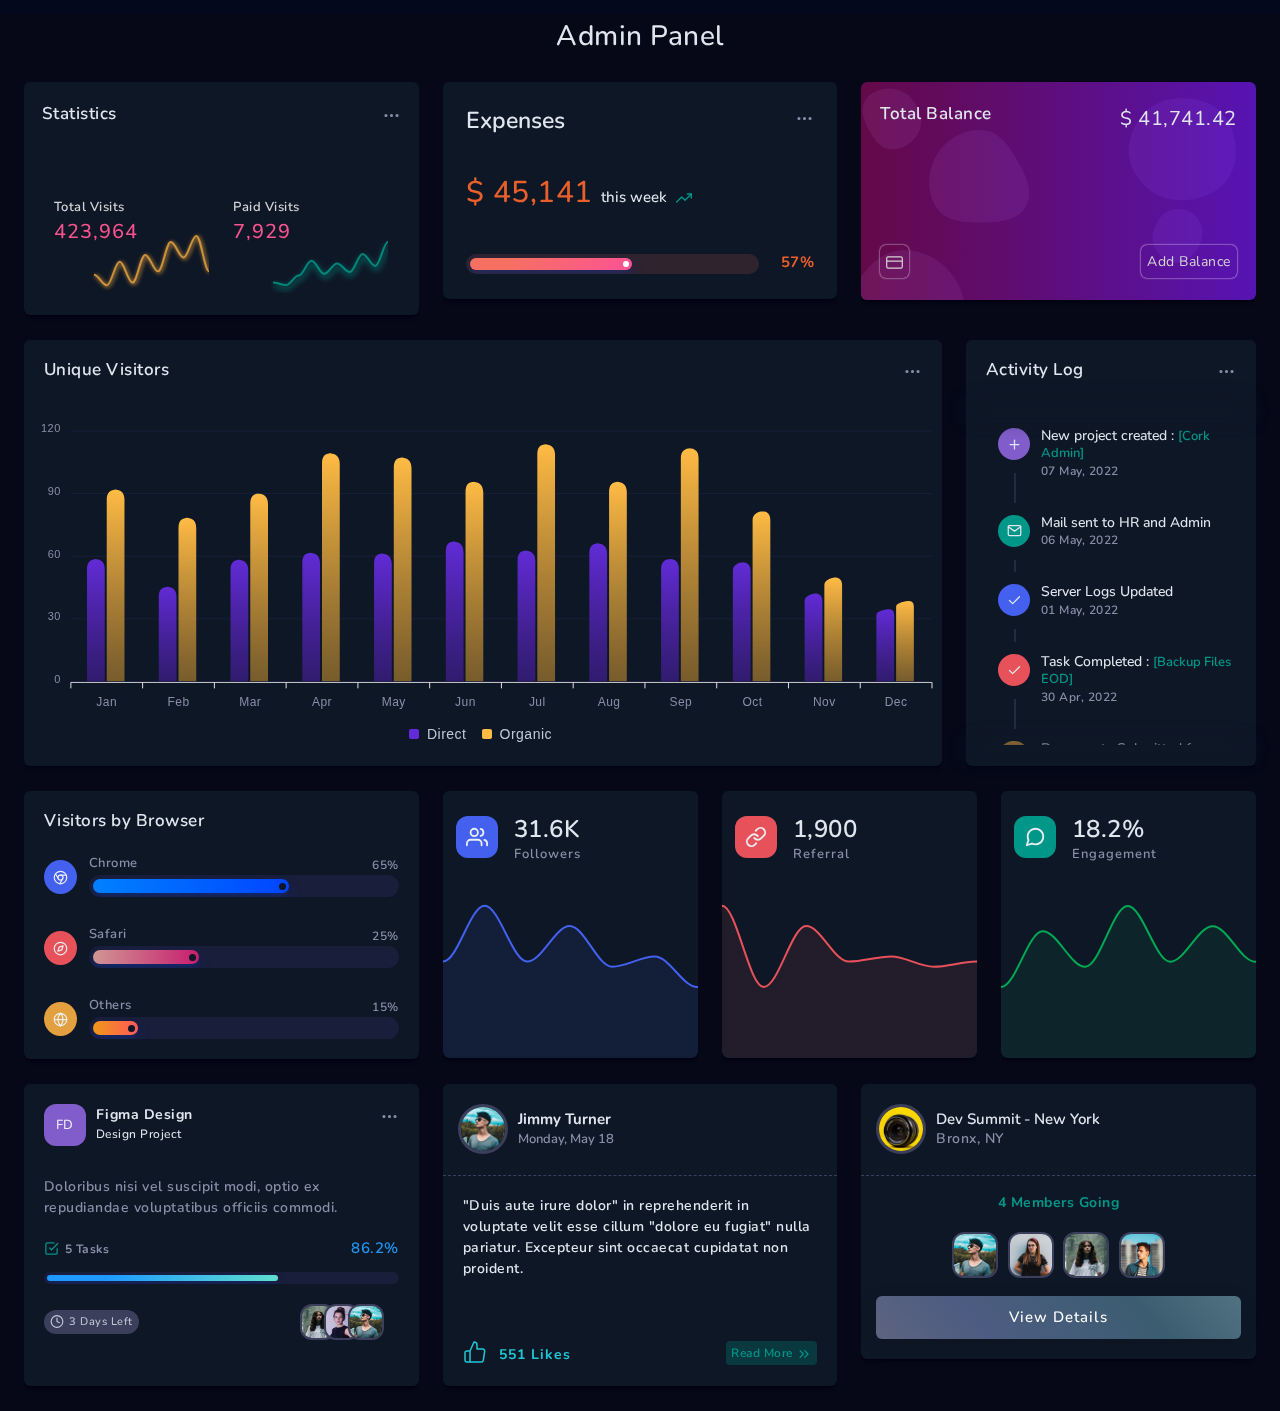
<file: Responsive-Admin-Dashboard/collapsible-menu/index.html>
<!DOCTYPE html>
<html lang="en">
<head>
    <meta charset="utf-8">
    <meta http-equiv="X-UA-Compatible" content="IE=edge">
    <meta name="viewport" content="width=device-width, initial-scale=1, maximum-scale=1, shrink-to-fit=no">
    <title>Admin </title>
    
    <link href="../layouts/collapsible-menu/css/light/loader.css" rel="stylesheet" type="text/css" />
    <link href="../layouts/collapsible-menu/css/dark/loader.css" rel="stylesheet" type="text/css" />
    <script src="../layouts/collapsible-menu/loader.js"></script>

    <!-- BEGIN GLOBAL MANDATORY STYLES -->
    <link href="https://fonts.googleapis.com/css?family=Nunito:400,600,700" rel="stylesheet">
    <link href="../src/bootstrap/css/bootstrap.min.css" rel="stylesheet" type="text/css" />
    <link href="../layouts/collapsible-menu/css/light/plugins.css" rel="stylesheet" type="text/css" />
    <link href="../layouts/collapsible-menu/css/dark/plugins.css" rel="stylesheet" type="text/css" />
    <!-- END GLOBAL MANDATORY STYLES -->

    <!-- BEGIN PAGE LEVEL PLUGINS/CUSTOM STYLES -->
    <link href="../src/plugins/src/apex/apexcharts.css" rel="stylesheet" type="text/css">
    <link href="../src/assets/css/light/dashboard/dash_1.css" rel="stylesheet" type="text/css" />
    <link href="../src/assets/css/dark/dashboard/dash_1.css" rel="stylesheet" type="text/css" />
    <!-- END PAGE LEVEL PLUGINS/CUSTOM STYLES -->

</head>
<body class="layout-boxed alt-menu">
    <!-- BEGIN LOADER -->
    <div id="load_screen"> <div class="loader"> <div class="loader-content">
        <div class="spinner-grow align-self-center"></div>
    </div></div></div>
    <!--  END LOADER -->
    <center>
        <h3 style="margin-top: 20px;">Admin Panel</h3>
    </center>
    
            <div class="layout-px-spacing">

                <div class="middle-content container-xxl p-0">

                    <div class="row layout-top-spacing">

                        <div class="col-xl-4 col-lg-12 col-md-12 col-sm-12 col-12 layout-spacing">
                            <div class="widget widget-six">
                                <div class="widget-heading">
                                    <h6 class="">Statistics</h6>
                                    <div class="task-action">
                                        <div class="dropdown">
                                            <a class="dropdown-toggle" href="#" role="button" id="statistics" data-bs-toggle="dropdown" aria-haspopup="true" aria-expanded="false">
                                                <svg xmlns="http://www.w3.org/2000/svg" width="24" height="24" viewBox="0 0 24 24" fill="none" stroke="currentColor" stroke-width="2" stroke-linecap="round" stroke-linejoin="round" class="feather feather-more-horizontal"><circle cx="12" cy="12" r="1"></circle><circle cx="19" cy="12" r="1"></circle><circle cx="5" cy="12" r="1"></circle></svg>
                                            </a>

                                            <div class="dropdown-menu left" aria-labelledby="statistics" style="will-change: transform;">
                                                <a class="dropdown-item" href="javascript:void(0);">View</a>
                                                <a class="dropdown-item" href="javascript:void(0);">Download</a>
                                            </div>
                                        </div>
                                    </div>
                                </div>
                                <div class="w-chart">
                                    <div class="w-chart-section">
                                        <div class="w-detail">
                                            <p class="w-title">Total Visits</p>
                                            <p class="w-stats">423,964</p>
                                        </div>
                                        <div class="w-chart-render-one">
                                            <div id="total-users"></div>
                                        </div>
                                    </div>

                                    <div class="w-chart-section">
                                        <div class="w-detail">
                                            <p class="w-title">Paid Visits</p>
                                            <p class="w-stats">7,929</p>
                                        </div>
                                        <div class="w-chart-render-one">
                                            <div id="paid-visits"></div>
                                        </div>
                                    </div>
                                </div>
                            </div>
                            
                        </div>
                        
                        <div class="col-xl-4 col-lg-6 col-md-6 col-sm-12 col-12 layout-spacing">
                            <div class="widget widget-card-four">
                                <div class="widget-content">
                                    <div class="w-header">
                                        <div class="w-info">
                                            <h6 class="value">Expenses</h6>
                                        </div>
                                        <div class="task-action">
                                            <div class="dropdown">
                                                <a class="dropdown-toggle" href="#" role="button" id="expenses" data-bs-toggle="dropdown" aria-haspopup="true" aria-expanded="false">
                                                    <svg xmlns="http://www.w3.org/2000/svg" width="24" height="24" viewBox="0 0 24 24" fill="none" stroke="currentColor" stroke-width="2" stroke-linecap="round" stroke-linejoin="round" class="feather feather-more-horizontal"><circle cx="12" cy="12" r="1"></circle><circle cx="19" cy="12" r="1"></circle><circle cx="5" cy="12" r="1"></circle></svg>
                                                </a>

                                                <div class="dropdown-menu left" aria-labelledby="expenses" style="will-change: transform;">
                                                    <a class="dropdown-item" href="javascript:void(0);">This Week</a>
                                                    <a class="dropdown-item" href="javascript:void(0);">Last Week</a>
                                                    <a class="dropdown-item" href="javascript:void(0);">Last Month</a>
                                                </div>
                                            </div>
                                        </div>
                                    </div>

                                    <div class="w-content">

                                        <div class="w-info">
                                            <p class="value">$ 45,141 <span>this week</span> <svg xmlns="http://www.w3.org/2000/svg" width="24" height="24" viewBox="0 0 24 24" fill="none" stroke="currentColor" stroke-width="2" stroke-linecap="round" stroke-linejoin="round" class="feather feather-trending-up"><polyline points="23 6 13.5 15.5 8.5 10.5 1 18"></polyline><polyline points="17 6 23 6 23 12"></polyline></svg></p>
                                        </div>
                                        
                                    </div>

                                    <div class="w-progress-stats">                                            
                                        <div class="progress">
                                            <div class="progress-bar bg-gradient-secondary" role="progressbar" style="width: 57%" aria-valuenow="57" aria-valuemin="0" aria-valuemax="100"></div>
                                        </div>

                                        <div class="">
                                            <div class="w-icon">
                                                <p>57%</p>
                                            </div>
                                        </div>
                                        
                                    </div>
                                </div>
                            </div>
                        </div>  

                        <div class="col-xl-4 col-lg-6 col-md-6 col-sm-12 col-12 layout-spacing">
                            <div class="widget widget-card-three">
                                <div class="widget-content">
                                    <div class="account-box">
                                        <div class="info">
                                            <div class="inv-title">
                                                <h5 class="">Total Balance</h5>
                                            </div>
                                            <div class="inv-balance-info">
                                                <p class="inv-balance">$ 41,741.42</p>
                                                <span class="inv-stats balance-credited">+ 2453</span>
                                            </div>
                                        </div>
                                        <div class="acc-action">
                                            <div class="">
                                                <a href="javascript:void(0);" class="btn-wallet"><svg xmlns="http://www.w3.org/2000/svg" width="24" height="24" viewBox="0 0 24 24" fill="none" stroke="currentColor" stroke-width="2" stroke-linecap="round" stroke-linejoin="round" class="feather feather-credit-card"><rect x="1" y="4" width="22" height="16" rx="2" ry="2"></rect><line x1="1" y1="10" x2="23" y2="10"></line></svg></a>
                                            </div>
                                            <a href="javascript:void(0);" class="btn-add-balance">Add Balance</a>
                                        </div>
                                    </div>
                                </div>
                            </div>
                        </div>

                        <div class="col-xl-9 col-lg-12 col-md-12 col-sm-12 col-12 layout-spacing">
                            <div class="widget widget-chart-three">
                                <div class="widget-heading">
                                    <div class="">
                                        <h5 class="">Unique Visitors</h5>
                                    </div>

                                    <div class="dropdown ">
                                        <a class="dropdown-toggle" href="#" role="button" id="uniqueVisitors" data-bs-toggle="dropdown" aria-haspopup="true" aria-expanded="false">
                                            <svg xmlns="http://www.w3.org/2000/svg" width="24" height="24" viewBox="0 0 24 24" fill="none" stroke="currentColor" stroke-width="2" stroke-linecap="round" stroke-linejoin="round" class="feather feather-more-horizontal"><circle cx="12" cy="12" r="1"></circle><circle cx="19" cy="12" r="1"></circle><circle cx="5" cy="12" r="1"></circle></svg>
                                        </a>

                                        <div class="dropdown-menu left" aria-labelledby="uniqueVisitors">
                                            <a class="dropdown-item" href="javascript:void(0);">View</a>
                                            <a class="dropdown-item" href="javascript:void(0);">Update</a>
                                            <a class="dropdown-item" href="javascript:void(0);">Download</a>
                                        </div>
                                    </div>
                                </div>

                                <div class="widget-content">
                                    <div id="uniqueVisits"></div>
                                </div>
                            </div>
                        </div>

                        <div class="col-xl-3 col-lg-6 col-md-6 col-sm-12 col-12 layout-spacing">
                            <div class="widget widget-activity-five">

                                <div class="widget-heading">
                                    <h5 class="">Activity Log</h5>

                                    <div class="task-action">
                                        <div class="dropdown">
                                            <a class="dropdown-toggle" href="#" role="button" id="activitylog" data-bs-toggle="dropdown" aria-haspopup="true" aria-expanded="false">
                                                <svg xmlns="http://www.w3.org/2000/svg" width="24" height="24" viewBox="0 0 24 24" fill="none" stroke="currentColor" stroke-width="2" stroke-linecap="round" stroke-linejoin="round" class="feather feather-more-horizontal"><circle cx="12" cy="12" r="1"></circle><circle cx="19" cy="12" r="1"></circle><circle cx="5" cy="12" r="1"></circle></svg>
                                            </a>

                                            <div class="dropdown-menu left" aria-labelledby="activitylog" style="will-change: transform;">
                                                <a class="dropdown-item" href="javascript:void(0);">View All</a>
                                                <a class="dropdown-item" href="javascript:void(0);">Mark as Read</a>
                                            </div>
                                        </div>
                                    </div>
                                </div>

                                <div class="widget-content">

                                    <div class="w-shadow-top"></div>

                                    <div class="mt-container mx-auto">
                                        <div class="timeline-line">
                                            
                                            <div class="item-timeline timeline-new">
                                                <div class="t-dot">
                                                    <div class="t-secondary"><svg xmlns="http://www.w3.org/2000/svg" width="24" height="24" viewBox="0 0 24 24" fill="none" stroke="currentColor" stroke-width="2" stroke-linecap="round" stroke-linejoin="round" class="feather feather-plus"><line x1="12" y1="5" x2="12" y2="19"></line><line x1="5" y1="12" x2="19" y2="12"></line></svg></div>
                                                </div>
                                                <div class="t-content">
                                                    <div class="t-uppercontent">
                                                        <h5>New project created : <a href="javscript:void(0);"><span>[Cork Admin]</span></a></h5>
                                                    </div>
                                                    <p>07 May, 2022</p>
                                                </div>
                                            </div>

                                            <div class="item-timeline timeline-new">
                                                <div class="t-dot">
                                                    <div class="t-success"><svg xmlns="http://www.w3.org/2000/svg" width="24" height="24" viewBox="0 0 24 24" fill="none" stroke="currentColor" stroke-width="2" stroke-linecap="round" stroke-linejoin="round" class="feather feather-mail"><path d="M4 4h16c1.1 0 2 .9 2 2v12c0 1.1-.9 2-2 2H4c-1.1 0-2-.9-2-2V6c0-1.1.9-2 2-2z"></path><polyline points="22,6 12,13 2,6"></polyline></svg></div>
                                                </div>
                                                <div class="t-content">
                                                    <div class="t-uppercontent">
                                                        <h5>Mail sent to <a href="javascript:void(0);">HR</a> and <a href="javascript:void(0);">Admin</a></h5>
                                                    </div>
                                                    <p>06 May, 2022</p>
                                                </div>
                                            </div>

                                            <div class="item-timeline timeline-new">
                                                <div class="t-dot">
                                                    <div class="t-primary"><svg xmlns="http://www.w3.org/2000/svg" width="24" height="24" viewBox="0 0 24 24" fill="none" stroke="currentColor" stroke-width="2" stroke-linecap="round" stroke-linejoin="round" class="feather feather-check"><polyline points="20 6 9 17 4 12"></polyline></svg></div>
                                                </div>
                                                <div class="t-content">
                                                    <div class="t-uppercontent">
                                                        <h5>Server Logs Updated</h5>
                                                    </div>
                                                    <p>01 May, 2022</p>
                                                </div>
                                            </div>

                                            <div class="item-timeline timeline-new">
                                                <div class="t-dot">
                                                    <div class="t-danger"><svg xmlns="http://www.w3.org/2000/svg" width="24" height="24" viewBox="0 0 24 24" fill="none" stroke="currentColor" stroke-width="2" stroke-linecap="round" stroke-linejoin="round" class="feather feather-check"><polyline points="20 6 9 17 4 12"></polyline></svg></div>
                                                </div>
                                                <div class="t-content">
                                                    <div class="t-uppercontent">
                                                        <h5>Task Completed : <a href="javscript:void(0);"><span>[Backup Files EOD]</span></a></h5>
                                                    </div>
                                                    <p>30 Apr, 2022</p>
                                                </div>
                                            </div>

                                            <div class="item-timeline timeline-new">
                                                <div class="t-dot">
                                                    <div class="t-warning"><svg xmlns="http://www.w3.org/2000/svg" width="24" height="24" viewBox="0 0 24 24" fill="none" stroke="currentColor" stroke-width="2" stroke-linecap="round" stroke-linejoin="round" class="feather feather-file"><path d="M13 2H6a2 2 0 0 0-2 2v16a2 2 0 0 0 2 2h12a2 2 0 0 0 2-2V9z"></path><polyline points="13 2 13 9 20 9"></polyline></svg></div>
                                                </div>
                                                <div class="t-content">
                                                    <div class="t-uppercontent">
                                                        <h5>Documents Submitted from <a href="javascript:void(0);">Sara</a></h5>
                                                        <span class=""></span>
                                                    </div>
                                                    <p>25 Apr, 2022</p>
                                                </div>
                                            </div>

                                            <div class="item-timeline timeline-new">
                                                <div class="t-dot">
                                                    <div class="t-dark"><svg xmlns="http://www.w3.org/2000/svg" width="24" height="24" viewBox="0 0 24 24" fill="none" stroke="currentColor" stroke-width="2" stroke-linecap="round" stroke-linejoin="round" class="feather feather-server"><rect x="2" y="2" width="20" height="8" rx="2" ry="2"></rect><rect x="2" y="14" width="20" height="8" rx="2" ry="2"></rect><line x1="6" y1="6" x2="6" y2="6"></line><line x1="6" y1="18" x2="6" y2="18"></line></svg></div>
                                                </div>
                                                <div class="t-content">
                                                    <div class="t-uppercontent">
                                                        <h5>Server rebooted successfully</h5>
                                                        <span class=""></span>
                                                    </div>
                                                    <p>10 Apr, 2022</p>
                                                </div>
                                            </div>                                      
                                        </div>                                    
                                    </div>

                                    <div class="w-shadow-bottom"></div>
                                </div>
                            </div>
                        </div>

                        <div class="col-xl-4 col-lg-6 col-md-6 col-sm-12 col-12 layout-spacing">
                            <div class="widget-four">
                                <div class="widget-heading">
                                    <h5 class="">Visitors by Browser</h5>
                                </div>
                                <div class="widget-content">
                                    <div class="vistorsBrowser">
                                        <div class="browser-list">
                                            <div class="w-icon">
                                                <svg xmlns="http://www.w3.org/2000/svg" width="24" height="24" viewBox="0 0 24 24" fill="none" stroke="currentColor" stroke-width="2" stroke-linecap="round" stroke-linejoin="round" class="feather feather-chrome"><circle cx="12" cy="12" r="10"></circle><circle cx="12" cy="12" r="4"></circle><line x1="21.17" y1="8" x2="12" y2="8"></line><line x1="3.95" y1="6.06" x2="8.54" y2="14"></line><line x1="10.88" y1="21.94" x2="15.46" y2="14"></line></svg>
                                            </div>
                                            <div class="w-browser-details">
                                                <div class="w-browser-info">
                                                    <h6>Chrome</h6>
                                                    <p class="browser-count">65%</p>
                                                </div>
                                                <div class="w-browser-stats">
                                                    <div class="progress">
                                                        <div class="progress-bar bg-gradient-primary" role="progressbar" style="width: 65%" aria-valuenow="90" aria-valuemin="0" aria-valuemax="100"></div>
                                                    </div>
                                                </div>
                                            </div>
                                        </div>

                                        <div class="browser-list">
                                            <div class="w-icon">
                                                <svg xmlns="http://www.w3.org/2000/svg" width="24" height="24" viewBox="0 0 24 24" fill="none" stroke="currentColor" stroke-width="2" stroke-linecap="round" stroke-linejoin="round" class="feather feather-compass"><circle cx="12" cy="12" r="10"></circle><polygon points="16.24 7.76 14.12 14.12 7.76 16.24 9.88 9.88 16.24 7.76"></polygon></svg>
                                            </div>
                                            <div class="w-browser-details">
                                                
                                                <div class="w-browser-info">
                                                    <h6>Safari</h6>
                                                    <p class="browser-count">25%</p>
                                                </div>

                                                <div class="w-browser-stats">
                                                    <div class="progress">
                                                        <div class="progress-bar bg-gradient-danger" role="progressbar" style="width: 35%" aria-valuenow="65" aria-valuemin="0" aria-valuemax="100"></div>
                                                    </div>
                                                </div>

                                            </div>

                                        </div>

                                        <div class="browser-list">
                                            <div class="w-icon">
                                                <svg xmlns="http://www.w3.org/2000/svg" width="24" height="24" viewBox="0 0 24 24" fill="none" stroke="currentColor" stroke-width="2" stroke-linecap="round" stroke-linejoin="round" class="feather feather-globe"><circle cx="12" cy="12" r="10"></circle><line x1="2" y1="12" x2="22" y2="12"></line><path d="M12 2a15.3 15.3 0 0 1 4 10 15.3 15.3 0 0 1-4 10 15.3 15.3 0 0 1-4-10 15.3 15.3 0 0 1 4-10z"></path></svg>
                                            </div>
                                            <div class="w-browser-details">
                                                
                                                <div class="w-browser-info">
                                                    <h6>Others</h6>
                                                    <p class="browser-count">15%</p>
                                                </div>

                                                <div class="w-browser-stats">
                                                    <div class="progress">
                                                        <div class="progress-bar bg-gradient-warning" role="progressbar" style="width: 15%" aria-valuenow="15" aria-valuemin="0" aria-valuemax="100"></div>
                                                    </div>
                                                </div>

                                            </div>

                                        </div>
                                        
                                    </div>

                                </div>
                            </div>
                        </div>

                        <div class="col-xl-8 col-lg-12 col-md-12 col-sm-12 col-12">
                            <div class="row widget-statistic">
                                <div class="col-xl-4 col-lg-4 col-md-4 col-sm-4 col-12 layout-spacing">
                                    <div class="widget widget-one_hybrid widget-followers">
                                        <div class="widget-heading">
                                            <div class="w-title">
                                                <div class="w-icon">
                                                    <svg xmlns="http://www.w3.org/2000/svg" width="24" height="24" viewBox="0 0 24 24" fill="none" stroke="currentColor" stroke-width="2" stroke-linecap="round" stroke-linejoin="round" class="feather feather-users"><path d="M17 21v-2a4 4 0 0 0-4-4H5a4 4 0 0 0-4 4v2"></path><circle cx="9" cy="7" r="4"></circle><path d="M23 21v-2a4 4 0 0 0-3-3.87"></path><path d="M16 3.13a4 4 0 0 1 0 7.75"></path></svg>
                                                </div>
                                                <div class="">
                                                    <p class="w-value">31.6K</p>
                                                    <h5 class="">Followers</h5>
                                                </div>
                                            </div>
                                        </div>
                                        <div class="widget-content">    
                                            <div class="w-chart">
                                                <div id="hybrid_followers"></div>
                                            </div>
                                        </div>
                                    </div>
                                </div>
                                <div class="col-xl-4 col-lg-4 col-md-4 col-sm-4 col-12 layout-spacing">
                                    <div class="widget widget-one_hybrid widget-referral">
                                        <div class="widget-heading">
                                            <div class="w-title">
                                                <div class="w-icon">
                                                    <svg xmlns="http://www.w3.org/2000/svg" width="24" height="24" viewBox="0 0 24 24" fill="none" stroke="currentColor" stroke-width="2" stroke-linecap="round" stroke-linejoin="round" class="feather feather-link"><path d="M10 13a5 5 0 0 0 7.54.54l3-3a5 5 0 0 0-7.07-7.07l-1.72 1.71"></path><path d="M14 11a5 5 0 0 0-7.54-.54l-3 3a5 5 0 0 0 7.07 7.07l1.71-1.71"></path></svg>
                                                </div>
                                                <div class="">
                                                    <p class="w-value">1,900</p>
                                                    <h5 class="">Referral</h5>
                                                </div>
                                            </div>
                                        </div>
                                        <div class="widget-content">    
                                            <div class="w-chart">
                                                <div id="hybrid_followers1"></div>
                                            </div>
                                        </div>
                                    </div>
                                </div>
                                <div class="col-xl-4 col-lg-4 col-md-4 col-sm-4 col-12 layout-spacing">
                                    <div class="widget widget-one_hybrid widget-engagement">
                                        <div class="widget-heading">
                                            <div class="w-title">
                                                <div class="w-icon">
                                                    <svg xmlns="http://www.w3.org/2000/svg" width="24" height="24" viewBox="0 0 24 24" fill="none" stroke="currentColor" stroke-width="2" stroke-linecap="round" stroke-linejoin="round" class="feather feather-message-circle"><path d="M21 11.5a8.38 8.38 0 0 1-.9 3.8 8.5 8.5 0 0 1-7.6 4.7 8.38 8.38 0 0 1-3.8-.9L3 21l1.9-5.7a8.38 8.38 0 0 1-.9-3.8 8.5 8.5 0 0 1 4.7-7.6 8.38 8.38 0 0 1 3.8-.9h.5a8.48 8.48 0 0 1 8 8v.5z"></path></svg>
                                                </div>
                                                <div class="">
                                                    <p class="w-value">18.2%</p>
                                                    <h5 class="">Engagement</h5>
                                                </div>
                                            </div>
                                        </div>
                                        <div class="widget-content">    
                                            <div class="w-chart">
                                                <div id="hybrid_followers3"></div>
                                            </div>
                                        </div>
                                    </div>
                                </div>
                            </div>
                        </div>

                        <div class="col-xl-4 col-lg-6 col-md-6 col-sm-12 col-12 layout-spacing">
                            <div class="widget widget-five">

                                <div class="widget-heading">

                                    <a href="javascript:void(0)" class="task-info">

                                        <div class="usr-avatar">
                                            <span>FD</span>
                                        </div>

                                        <div class="w-title">

                                            <h5>Figma Design</h5>
                                            <span>Design Project</span>
                                            
                                        </div>

                                    </a>

                                    <div class="task-action">
                                        <div class="dropdown">
                                            <a class="dropdown-toggle" href="#" role="button" id="pendingTask" data-bs-toggle="dropdown" aria-haspopup="true" aria-expanded="false">
                                                <svg xmlns="http://www.w3.org/2000/svg" width="24" height="24" viewBox="0 0 24 24" fill="none" stroke="currentColor" stroke-width="2" stroke-linecap="round" stroke-linejoin="round" class="feather feather-more-horizontal"><circle cx="12" cy="12" r="1"></circle><circle cx="19" cy="12" r="1"></circle><circle cx="5" cy="12" r="1"></circle></svg>
                                            </a>

                                            <div class="dropdown-menu left" aria-labelledby="pendingTask" style="will-change: transform;">
                                                <a class="dropdown-item" href="javascript:void(0);">View Project</a>
                                                <a class="dropdown-item" href="javascript:void(0);">Edit Project</a>
                                                <a class="dropdown-item" href="javascript:void(0);">Mark as Done</a>
                                            </div>
                                        </div>
                                    </div>
                                    
                                </div>
                                
                                
                                <div class="widget-content">

                                    <p>Doloribus nisi vel suscipit modi, optio ex repudiandae voluptatibus officiis commodi.</p>

                                    <div class="progress-data">

                                        <div class="progress-info">
                                            <div class="task-count"><svg xmlns="http://www.w3.org/2000/svg" width="24" height="24" viewBox="0 0 24 24" fill="none" stroke="currentColor" stroke-width="2" stroke-linecap="round" stroke-linejoin="round" class="feather feather-check-square"><polyline points="9 11 12 14 22 4"></polyline><path d="M21 12v7a2 2 0 0 1-2 2H5a2 2 0 0 1-2-2V5a2 2 0 0 1 2-2h11"></path></svg><p>5 Tasks</p></div>
                                            <div class="progress-stats"><p>86.2%</p></div>
                                        </div>
                                        
                                        <div class="progress">
                                            <div class="progress-bar bg-primary" role="progressbar" style="width: 65%" aria-valuenow="90" aria-valuemin="0" aria-valuemax="100"></div>
                                        </div>
                                        
                                    </div>

                                    <div class="meta-info">

                                        <div class="due-time">
                                            <p><svg xmlns="http://www.w3.org/2000/svg" width="24" height="24" viewBox="0 0 24 24" fill="none" stroke="currentColor" stroke-width="2" stroke-linecap="round" stroke-linejoin="round" class="feather feather-clock"><circle cx="12" cy="12" r="10"></circle><polyline points="12 6 12 12 16 14"></polyline></svg> 3 Days Left</p>
                                        </div>


                                        <div class="avatar--group">

                                            <div class="avatar translateY-axis more-group">
                                                <span class="avatar-title">+6</span>
                                            </div>
                                            <div class="avatar translateY-axis">
                                                <img alt="avatar" src="../src/assets/img/profile-8.jpeg"/>
                                            </div>
                                            <div class="avatar translateY-axis">
                                                <img alt="avatar" src="../src/assets/img/profile-12.jpeg"/>
                                            </div>
                                            <div class="avatar translateY-axis">
                                                <img alt="avatar" src="../src/assets/img/profile-19.jpeg"/>
                                            </div>
                                            
                                        </div>

                                    </div>
                                    

                                </div>

                            </div>

                        </div>

                        <div class="col-xl-4 col-lg-6 col-md-6 col-sm-12 col-12 layout-spacing">
                            <div class="widget widget-card-one">
                                <div class="widget-content">

                                    <div class="media">
                                        <div class="w-img">
                                            <img src="../src/assets/img/profile-19.jpeg" alt="avatar">
                                        </div>
                                        <div class="media-body">
                                            <h6>Jimmy Turner</h6>
                                            <p class="meta-date-time">Monday, May 18</p>
                                        </div>
                                    </div>

                                    <p>"Duis aute irure dolor" in reprehenderit in voluptate velit esse cillum "dolore eu fugiat" nulla pariatur. Excepteur sint occaecat cupidatat non proident.</p>

                                    <div class="w-action">
                                        <div class="card-like">
                                            <svg xmlns="http://www.w3.org/2000/svg" width="24" height="24" viewBox="0 0 24 24" fill="none" stroke="currentColor" stroke-width="2" stroke-linecap="round" stroke-linejoin="round" class="feather feather-thumbs-up"><path d="M14 9V5a3 3 0 0 0-3-3l-4 9v11h11.28a2 2 0 0 0 2-1.7l1.38-9a2 2 0 0 0-2-2.3zM7 22H4a2 2 0 0 1-2-2v-7a2 2 0 0 1 2-2h3"></path></svg>
                                            <span>551 Likes</span>
                                        </div>

                                        <div class="read-more">
                                            <a href="javascript:void(0);">Read More <svg xmlns="http://www.w3.org/2000/svg" width="24" height="24" viewBox="0 0 24 24" fill="none" stroke="currentColor" stroke-width="2" stroke-linecap="round" stroke-linejoin="round" class="feather feather-chevrons-right"><polyline points="13 17 18 12 13 7"></polyline><polyline points="6 17 11 12 6 7"></polyline></svg></a>
                                        </div>
                                    </div>
                                </div>
                            </div>
                        </div>

                        <div class="col-xl-4 col-lg-6 col-md-6 col-sm-12 col-12 layout-spacing">
                            <div class="widget widget-card-two">
                                <div class="widget-content">

                                    <div class="media">
                                        <div class="w-img">
                                            <img src="../src/assets/img/g-8.png" alt="avatar">
                                        </div>
                                        <div class="media-body">
                                            <h6>Dev Summit - New York</h6>
                                            <p class="meta-date-time">Bronx, NY</p>
                                        </div>
                                    </div>

                                    <div class="card-bottom-section">
                                        <h5>4 Members Going</h5>
                                        <div class="img-group">
                                            <img src="../src/assets/img/profile-19.jpeg" alt="avatar">
                                            <img src="../src/assets/img/profile-6.jpeg" alt="avatar">
                                            <img src="../src/assets/img/profile-8.jpeg" alt="avatar">
                                            <img src="../src/assets/img/profile-3.jpeg" alt="avatar">
                                        </div>
                                        <a href="javascript:void(0);" class="btn">View Details</a>
                                    </div>
                                </div>
                            </div>
                        </div>

                    </div>

                </div>

            </div>
           
        </div>
        <!--  END CONTENT AREA  -->

    </div>
    <!-- END MAIN CONTAINER -->

    <!-- BEGIN GLOBAL MANDATORY SCRIPTS -->
    <script src="../src/bootstrap/js/bootstrap.bundle.min.js"></script>
    <script src="../src/plugins/src/perfect-scrollbar/perfect-scrollbar.min.js"></script>
    <script src="../src/plugins/src/mousetrap/mousetrap.min.js"></script>
    <script src="../layouts/collapsible-menu/app.js"></script>
    <!-- END GLOBAL MANDATORY SCRIPTS -->

    <!-- BEGIN PAGE LEVEL PLUGINS/CUSTOM SCRIPTS -->
    <script src="../src/plugins/src/apex/apexcharts.min.js"></script>
    <script src="../src/assets/js/dashboard/dash_1.js"></script>
    <!-- BEGIN PAGE LEVEL PLUGINS/CUSTOM SCRIPTS -->

</body>
</html>
</file>
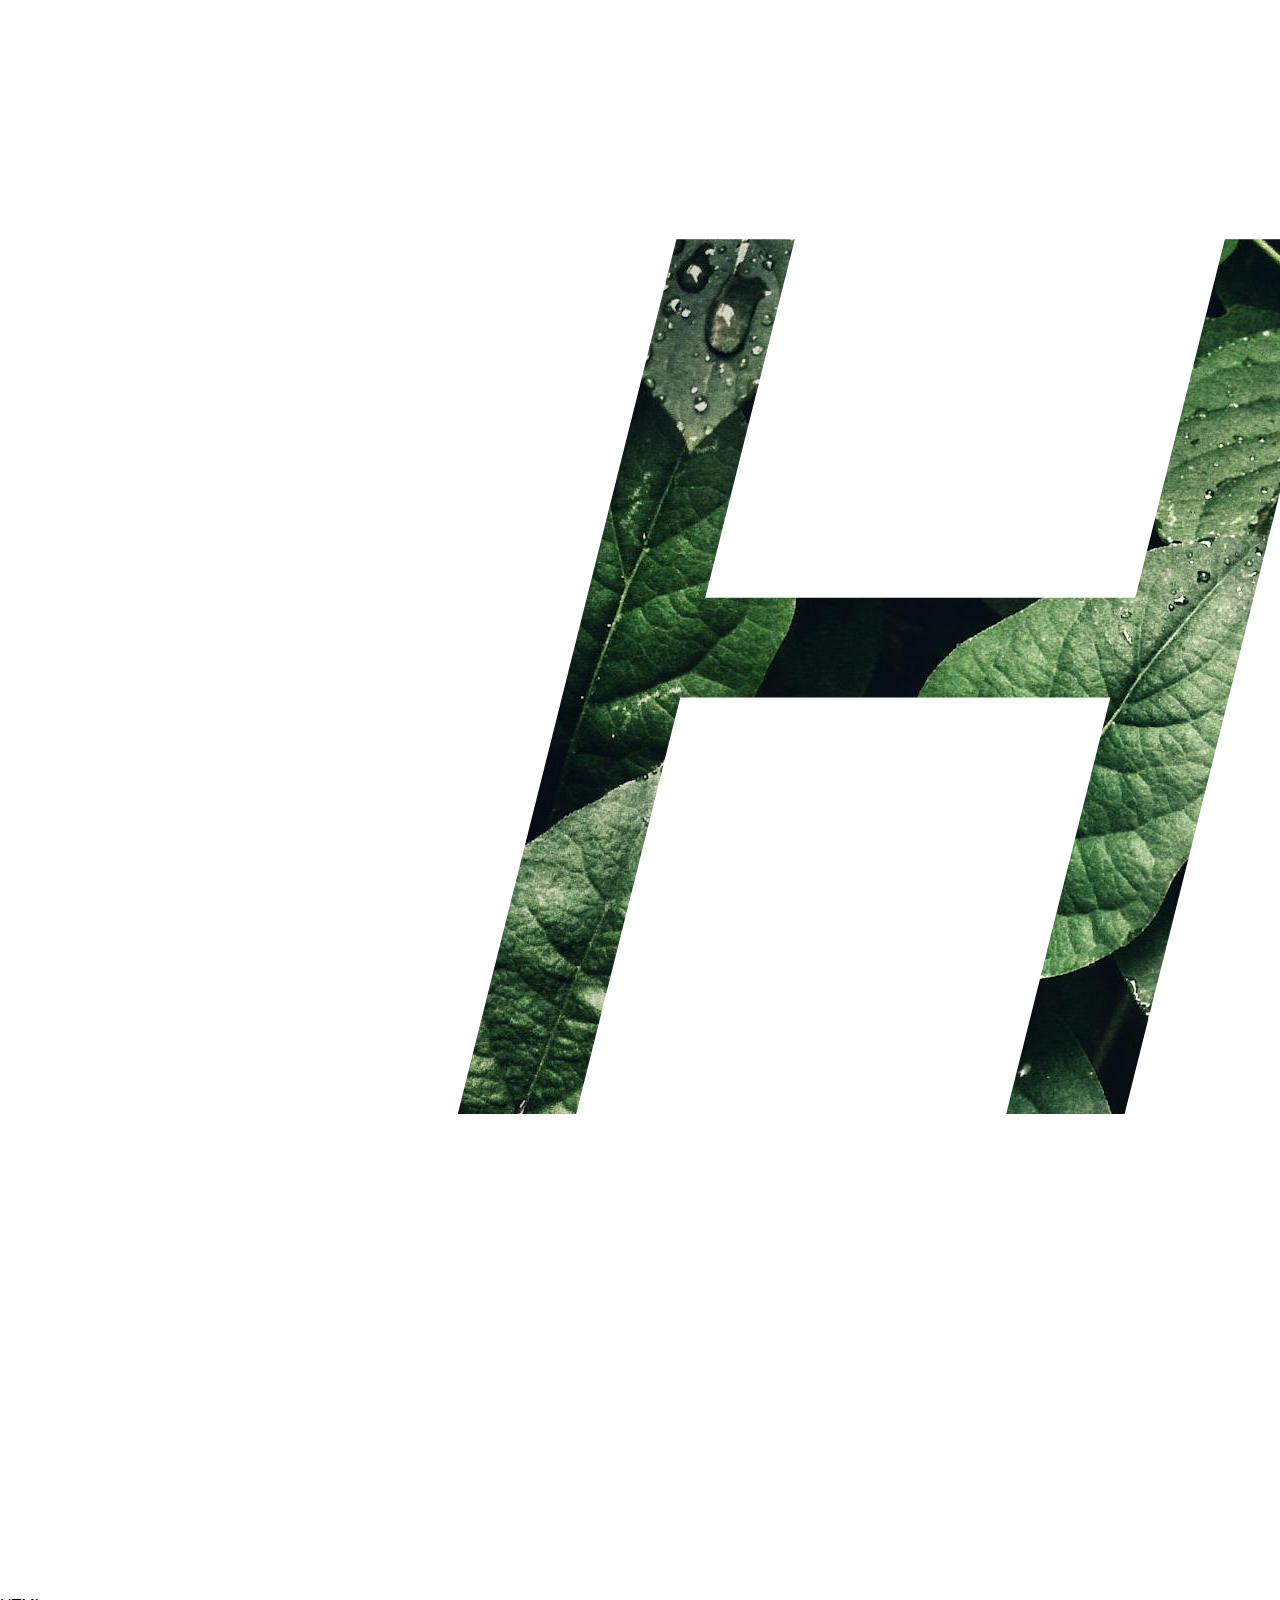
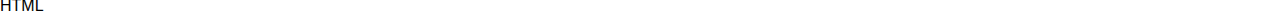
<file: backgrdtranpnt/photo.html>
<!DOCTYPE html>
<html lang="en">
<head>
    <meta charset="UTF-8">
    <meta name="viewport" content="width=device-width, initial-scale=1.0">
    <title>Document</title>
    <link href="photo.css" rel="stylesheet"
</head>
<body>
    <section class="pht">
        Hello
    </section>

    <div class="skills"> 
        <div class="bar"> <i style="color: #c95d2e" class='bx bxl-html5'></i>
            <div class="info">
                <span>HTML</span>
            </div>
            <div class="progress-line html">
                <span></span>
            </div>
    </div>
</body>
</html>
</file>
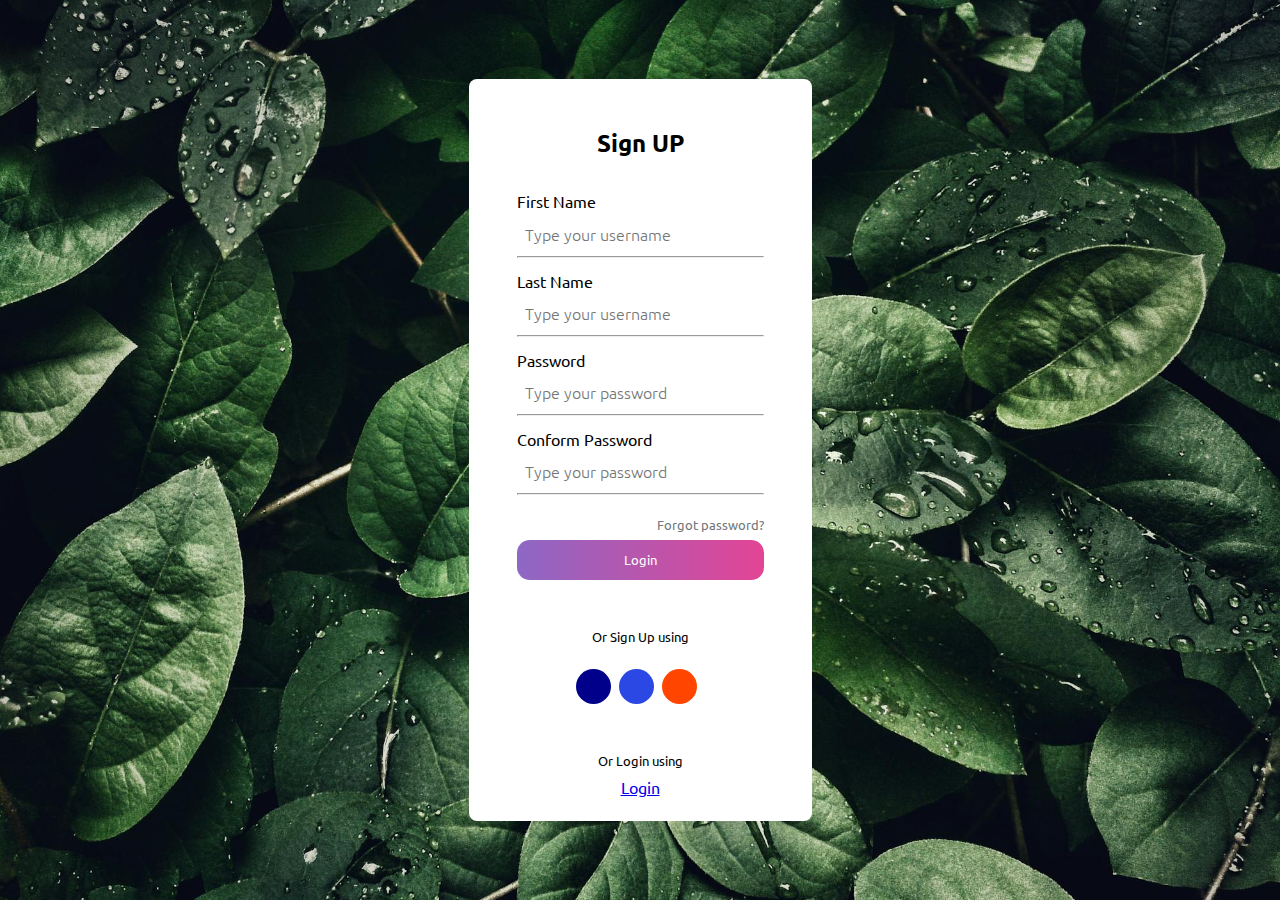
<file: loginsignup/signup.html>
<!DOCTYPE html>
<html lang="en">

<head>
    <meta charset="UTF-8">
    <meta http-equiv="X-UA-Compatible" content="IE=edge">
    <meta name="viewport" content="width=device-width, initial-scale=1.0">
    <title>Login Form </title>
    <link rel="stylesheet" href="singup.css">
    <link rel="stylesheet" href="https://cdnjs.cloudflare.com/ajax/libs/font-awesome/6.1.1/css/all.min.css"
        integrity="sha512-KfkfwYDsLkIlwQp6LFnl8zNdLGxu9YAA1QvwINks4PhcElQSvqcyVLLD9aMhXd13uQjoXtEKNosOWaZqXgel0g=="
        crossorigin="anonymous" referrerpolicy="no-referrer" />
</head>

<body>
    <div class="container">
        <h2 class="t-center">Sign UP</h2>
        <form action="">
            <div class="inputDiv">
                <label for="name" class="username">First Name</label>
                <div class="userArea">
                    <i class="fa-solid fa-user"></i><input type="text" name="name" id="name"
                        placeholder="Type your username">
                </div>
                <hr>
            </div>

            <div class="inputDiv">
                <label for="name" class="username">Last Name</label>
                <div class="userArea">
                    <i class="fa-solid fa-user"></i><input type="text" name="name" id="name"
                        placeholder="Type your username">
                </div>
                <hr>
            </div>
            <div class="inputDiv">
                <label for="password" class="username">Password</label>
                <div class="userArea">
                    <i class="fa-solid fa-key"></i><input type="password" name="password" id="password"
                        placeholder="Type your password">
                </div>
                <hr>
            </div>

            <div class="inputDiv">
                <label for="password" class="username">Conform Password</label>
                <div class="userArea">
                    <i class="fa-solid fa-key"></i><input type="password" name="password" id="password"
                        placeholder="Type your password">
                </div>
                <hr>
            </div>

            <span class="forgotPassword">Forgot password?</span>
            <button class="btn">Login</button>
            <div class="formBottom">
                <p>Or Sign Up using</p>
                <ul class="flexUl">
                    <a href="https://www.faceboook.com" target="_blank">
                        <li><i class="fa-brands fa-facebook-f"></i></li>
                    </a>
                    <a href="https://www.twitter.com" target="_blank">
                        <li><i class="fa-brands fa-twitter"></i></li>
                    </a>
                    <a href="https://www.google.com" target="_blank">
                        <li><i class="fa-brands fa-google"></i></li>
                    </a>
                </ul>
                
                <p class="signUp">Or Login using</p>
                <a href="index.html"><p id="signUp">Login</p></a>
               
            </div>
        </form>
    </div>
    <!-- Login Form using HTML and CSS by raju_webdev -->
</body>
</html>
</file>
<file: color prediction/styles.css>
/* body {
    font-family: Arial, sans-serif;
    text-align: center;
}

.container {
    margin-top: 50px;
}

#colorBox {
    width: 200px;
    height: 200px;
    margin: 20px auto;
    border: 1px solid #000;
}

#message {
    margin-bottom: 20px;
    font-weight: bold;
}

button {
    padding: 10px 20px;
    font-size: 16px;
    cursor: pointer;
} */


body {
    font-family: Arial, sans-serif;
    text-align: center;
}

.container {
    margin-top: 50px;
}

#numberBox {
    font-size: 36px;
    margin: 20px 0;
}

#timer {
    font-size: 18px;
}

#score {
    font-size: 18px;
    margin-bottom: 20px;
}

button {
    padding: 10px 20px;
    font-size: 16px;
    cursor: pointer;
}

#greenBtn {
    background-color: green;
    color: white;
}

#redBtn {
    background-color: red;
    color: white;
}
</file>
<file: Food-Ordering-Website/style.css>
@import url('https://fonts.googleapis.com/css2?family=Alegreya&family=Cookie&family=Kaushan+Script&family=Lobster+Two:ital,wght@1,700&family=Mooli&display=swap');
*{
    margin: 0;
    padding: 0;
    box-sizing: border-box;
    font-family: sans-serif;
}
body{
    background: url(images/bg.jpg) no-repeat;
    height: 100vh;
    width: 100%;
    background-size: cover;
    background-position: center;
}

html{
    scroll-behavior: smooth;
}

section{
    width: 100%;
    height: 100vh;
}

section nav{
    display: flex;
    justify-content: space-around;
    align-items: center;
    position: fixed;
    right: 0;
    left: 0;
    background: rbga(0,0,0,0,2);
    box-shadow: 0 0 10px rgba(0, 0, 0, 0.5);
    z-index: 1000;
}

section nav .logo img{
    width: 80px;
    height: 80px;
    right: -50px;
    background-size: cover;
    cursor: pointer;
    margin: 7px 0;
    position: relative;
    justify-content: center;
    display: flex;
    align-content: center;
}

section nav ul{
    list-style: none;
}

section nav ul li{
    
    display: inline-block;
    margin: 0 15px;
}

section nav ul li a{
    text-decoration: none;
    font-family: 'Mooli', cursive;
    color: white;
    font-weight: 500;
    font-size: 25px;
    transition: 0.1s;
}

section nav ul li a::after{
    content: '';
    width: 0;
    height: 2px;
    background: #ffb600;
    display: block;
    transition: 0.2s linear;
}

section nav ul li a:hover::after{
    width: 100%;
}

section nav ul li a:hover{
    color: #ffb600;
}

section nav .icon i{
    font-size: 25px;
    color: white;
    margin: 0 15px;
    cursor: pointer;
    transition: 0.3s;
}

section nav .icon i:hover{
    color: #ffb600;
}

section .main{
    display: flex;
    align-items: center;
    justify-content: space-evenly;
    position: relative;
    top: 170px;
    right: 400px;
}

section .main .men_text p:nth-child(1){
    font-size: 50px;
    font-family: Cambria, Cochin, Georgia, Times, 'Times New Roman', serif;
    /*font-family: 'Lobster Two', cursive;*/
    position: relative;
    top: -5px;
    left: 110px;
    color: aliceblue;
    letter-spacing: 1px;
    font-style: italic;
}

section .main .men_text h1{
    font-size: 60px;
    font-family: 'Lobster Two', cursive;
    position: relative;
    top: 35px;
    left: 110px;
    color: aliceblue;
}

section .main .men_text h1 span{
    color: #ffb600;
    padding-left: 20px;
    line-height: 22px;
    font-size: 100px;
    font-family: 'Kaushan Script', cursive;
}

section .main .men_text p:nth-child(3){
    font-size: 50px;
    font-family: Cambria, Cochin, Georgia, Times, 'Times New Roman', serif;
    position: relative;
    top: 65px;
    left: 110px;
    color: aliceblue;
    letter-spacing: 1px;
    font-style: italic;
}

section p{
    width: 650px;
    text-align: justify;
    position: relative;
    left: 150px;
    bottom: 120px;
    letter-spacing: 1px;
    line-height: 23px;
    top: 290px;
    color: aliceblue;
}

section .main_btn button{
    position: relative;
    width: 150px;
    padding: 9px 25px;
    text-align: center;
    border: 2px solid orange;
    background: transparent;
    color: #fff;
    border-radius: 50px;
    left: 150px;
    bottom: -330px;
    cursor: pointer;
    overflow: hidden;
}

section .main_btn button a{
    position: relative;
    width: 150px;
    font-size: 16px;
    font-weight: 500;
    color: white;
    margin-right: 8px;
    text-decoration: none;
    cursor: pointer;
}

section .main_btn i{
    position: relative;
    left: 115px;
    bottom: -330px;
    color: white;
    transition: 0.3s;
}

section .main_btn:hover i{
    border-radius: -1px;
    shape-outside: margin-box;
    transform: translate(10px);
}

section .main_btn button span{
    background: orange;
    height: 100%;
    width: 0;
    position: absolute;
    left: 0;
    bottom: 0;
    z-index: -1;
    transition: 0.5s;
}

section .main_btn button:hover span{
    width: 100%;
}

section .media{
    position: relative;
    display: flex;
    justify-content: space-evenly;
    align-items: center;
    flex-direction: column;
    background-color: white;
    width: 40px;
    height: 200px;
    left: 0;
    font-size: 25px;
    top: -60px;
}

section .media i:hover{ 
    color: orange;
}

/*About*/
.about{
    width: 100%;
    height: 100vh;
    padding: 70px 0;
    background-color: rgb(246, 155, 139);
    background: url(images/s.jpg) no-repeat;
    height: 100vh;
    width: 100%;
    background-size: cover;
    background-position: center;
}

.about .about_main{
    display: flex;
    align-items: center;
    justify-content: space-evenly;
    padding: 65px;
}

.about .about_main .image img{
    width: 440px;
    height: 440px;
    background-size: cover;
    border-radius: 400px;
    display: flex;
    justify-content: center;
    align-content: center;
    object-fit: cover;
    object-position: center;
    border: 5px solid #fefefe;
    transition: 0.3s;
}

.about .about_main .image::before{
    width: 450px;
    height: 450px;
    border: 2px solid white;
    content: '';
    border-radius: 450px;
    position: absolute;
    left: 152px;
    margin-top: -6px;
    padding-bottom: 0 5px;
    display: flex;
    justify-content: center;
    align-content: center;
}

.about .about_main .image:hover img{
    transform: scale(1.1);
}

.about .about_main .about_text h1 span{
    color: #ffb600;
    margin-right: 15px;
    font-family: 'Kaushan Script';
    font-size: 100px;
}
.about .about_main .about_text h1{
    font-size: 80px;
    font-family: 'Lobster Two', cursive;
    position: relative;
    bottom: 50px;
    line-height: 22px;
    color: white;
}

.about .about_main .about_text h3{
    font-size: 50px;
    font-family: Cambria, Cochin, Georgia, Times, 'Times New Roman', serif;
    margin: 0 0 50px 0;
    color: white;
    font-style: italic;
}

.about .about_main .about_text p{
    width: 650px;
    text-align: justify;
    margin-right: 30px;
    line-height: 23px;
    color: aliceblue;
    letter-spacing: 1px;
    position: relative;
    bottom: 120px;
    top: 50px;
}

.about .about_btn button{
    position: relative;
    width: 150px;
    padding: 9px 25px;
    text-align: center;
    border: 2px solid orange;
    background: transparent;
    border-radius: 50px;
    cursor: pointer;
    color: #fff;
    left: 700px;
    bottom: 70px;
    overflow: hidden;
}

.about .about_btn button a{
    position: relative;
    width: 150px;
    font-size: 16px;
    font-weight: 500;
    margin-right: 8px;
    color: white;
    text-decoration: none;
    cursor: pointer;
    
}
.about .about_btn button span{
    background: orange;
    height: 100%;
    width: 0;
    position: absolute;
    left: 0;
    bottom: 0;
    z-index: 0;
    transition: 0.5s;
}

.about .about_btn button:hover span{
    width: 100%;
}
.about .about_btn i{
    position: absolute;
    right: 705px;
    bottom: -597px;
    color: white;
    transition: 0.3s;
    overflow: hidden;
}

.about .about_btn :hover i{
    border-radius: -1px;
    shape-outside: margin-box;
    transform: translate(10px);
}

/****MENU*****/
.menu{
    width: 100%;
    padding: 70px 0;
    /*background-color: rgb(172, 35, 10);*/
    background-size: cover;
    background-position: center;
}

.menu h1{
    font-size: 80px;
    font-family: 'Lobster Two', cursive;
    display: flex;
    align-items: center;
    justify-content: center;
    margin-bottom: 30px;
}

.menu h1 span{
    color: orange;
    margin-left: 15px;
    font-family: 'Kaushan Script';
    font-size: 90px;
}

.menu h1 span::after{
    content: '';
    width: 100%;
    height: 2px;
    background: orange;
    display: block;
    position: relative;
    bottom: 15px;
}

.menu .menu_box{
    width: 95%;
    margin: 0 auto;
    display: grid;
    grid-template-columns: 1fr 1fr 1fr 1fr;
    grid-gap: 15px;
}

.menu .menu_box .menu_card{
    width: 325px;
    height: 510px;
    padding-top: 10px;
    margin-bottom: 20px;
    box-shadow: 0 0 10px rgba(0, 0, 0, 0.48);
}

.menu .menu_box .menu_card .menu_image{
    width: 300px;
    height: 245px;
    margin: 0 auto;
    overflow: hidden;
}

.menu .menu_box .menu_card .menu_image img{
    width: 100%;
    height: 100%;
    object-fit: cover;
    object-position: center;
    transition: 0.3s;
}

.menu .menu_box .menu_card .menu_image:hover img{
    transform: scale(1.1);
}

.menu .menu_box .menu_card .small_card{
    width: 45px;
    height: 45px;
    float: right;
    position: relative;
    top: -240px;
    right: -8px;
    opacity: 0;
    border-radius: 7px;
    transition: 0.3s;
}

.menu .menu_box .menu_card:hover .small_card{
    position: relative;
    top: -240px;
    right: 20px;
    opacity: 1;
}

.menu .menu_box .menu_card .small_card i{
    font-size: 25px;
    display: flex;
    align-items: center;
    justify-content: center;
    line-height: 50px;
    color: #000;
    cursor: pointer;
    text-shadow: 0 0 6px #000;
    transition: 0.2s;
}

.menu .menu_box .menu_card .small_card i:hover{
    color: orange;
}

.menu .menu_box .menu_card .menu_info h2{
    width: 85%;
    text-align: center;
    margin: 10px auto;
    font-size: 25px;
    font-family: Cambria, Cochin, Georgia, Times, 'Times New Roman', serif;
    color: orange;
    cursor: pointer;
    transition: 0.2s;
}

.menu .menu_box .menu_card .menu_info h2:hover{
    color: #000;
}

.menu .menu_box .menu_card .menu_info p{
    text-align: center;
    margin-top: 8px;
    line-height: 21px;
}

.menu .menu_box .menu_card .menu_info h3{
    text-align: center;
    margin-top: 10px;
}

.menu .menu_box .menu_card .menu_info .menu_icon{
    color: orange;
    text-align: center;
    margin: 10px 0 10px 0;
}

.menu .menu_box .menu_card .menu_info .menu_btn{
    display: flex;
    align-items: center;
    justify-content: center;
    text-decoration: none;
    color: white;
    background: #000;
    padding: 8px 10px;
    margin: 0 80px;
    transition: 0.3s;
    cursor: pointer;
}

.menu .menu_box .menu_card .menu_info .menu_btn:hover{
    background-color: orange;
}

.gallery{
    width: 100%;
    padding: 70px 0;
    background: url(images/plate.jpg) no-repeat;
    background-size: cover;
    background-position: center;
}

.gallery h1{
    font-size: 80px;
    font-family: 'Lobster Two', cursive;
    display: flex;
    align-items: center;
    justify-content: center;
}

.gallery h1 span{
    margin-left: 15px;
    color: orange;
    font-size: 90px;
    font-family: 'Kaushan Script', cursive;
}

.gallery h1 span::after{
    content: '';
    width: 100%;
    height: 2px;
    background: orange;
    display: block;
    position: relative;
    bottom: 15px;
}

.gallery .gallery_image_box{
    width: 90%;
    height: 50%;
    margin: 10px auto;
    display: grid;
    grid-template-columns: 1fr 1fr 1fr;
    grid-gap: 20px;
}

.gallery .gallery_image_box .gallery_image{
    display: flex;
    align-items: center;
    justify-content: center;
    background: black;
}

.gallery .gallery_image_box .gallery_image img{
    width: 100%;
    cursor: pointer;
    transition: 0.3s;
}

.gallery .gallery_image_box .gallery_image:hover img{
    opacity: 0.4;
}

.gallery .gallery_image_box .gallery_image h3{
    position: absolute;
    font-size: 35px;
    margin-bottom: 130px;
    color: orange;
    font-family: polo;
    z-index: 5;
    opacity: 0;
    transition: 0.3s;
}

.gallery .gallery_image_box .gallery_image:hover h3{
    opacity: 1;
}

.gallery .gallery_image_box .gallery_image p{
    position: absolute;
    width: 400px;
    margin-top: 30px;
    text-align: center;
    color: white;
    line-height: 22px;
    opacity: 0;
    z-index: 5;
    transition: 0.3s;
}

.gallery .gallery_image_box .gallery_image:hover p{
    opacity: 1;
}

.gallery .gallery_image_box .gallery_image .gallery_btn{
    position: absolute;
    margin-top: 180px;
    color: #000;
    background: orange;
    padding: 7px 25px;
    text-decoration: none;
    opacity: 0;
    transform: translateY(45px);
    z-index: 5;
    transition: 0.3s;
}

.gallery .gallery_image_box .gallery_image:hover .gallery_btn{
    opacity: 1;
    transform: translateY(0);
}

/*****REVIEW*****/
.review{
    width: 100%;
    height: 100vh;
    padding: 70px 0;
    background-image: url(images/bg2.jpg);
    background-size: cover;
    background-position: center;
}

/*.review h1::before{
    width: 100%;
    height: 100%;
    background-color: black;
}
*/
.review h1{
    font-size: 80px;
    font-family: 'Lobster Two', cursive;
    display: flex;
    align-items: center;
    justify-content: center;
}

.review h1 span{
    margin-left: 15px;
    color: orange;
    font-size: 90px;
    font-family: 'Kaushan Script', cursive;
}

.review h1 span::after{
    content: '';
    width: 100%;
    height: 2px;
    background: orange;
    position: relative;
    display: block;
    bottom: 15px;
}

.review .review_box{
    width: 95%;
    margin: 70px auto;
    display: flex;
}

.review .review_box .review_card{
    width: 350px;
    height: 435px;
    box-shadow: 0 2px 8px rgba(0, 0, 0, 0.5);
    border-radius: 8px;
    padding: 8px 20px;
    margin: 0 8px;
}

.review .review_box .review_card .review_profile{
    display: flex;
    align-items: center;
    justify-content: center;
    position: relative;
    transition: 0.3s;
}

.review .review_box .review_card:hover .review_profile{
    transform: translateY(-60px);
}

.review .review_box .review_card .review_profile img{
    width: 180px;
    height: 180px;
    object-fit: cover;
    object-position: center;
    border-radius: 50%;
    border: 5px solid #8b7a7a;
}

.review .review_box .review_card .review_text{
    text-align: center;
}

.review .review_box .review_card .review_text .name{
    color: #000;
    transition: 0.3s;
}

.review .review_box .review_card:hover .review_text .name{
    transform: translateY(-50px);
}

.review .review_box .review_card .review_text .review_icon{
    color: orange;
    transform: 0.3s;
}

.review .review_box .review_card:hover .review_text .review_icon{
    transform: translateY(-30px);
}

.review .review_box .review_card .review_text .review_social i{
    margin: 5px 1px;
    font-size: 15px;
    opacity: 0;
    cursor: pointer;
    transition: 0.3s;
}

.review .review_box .review_card:hover .review_text .review_social i{
    opacity: 1;
    transform: translateY(-8px);
}

.review .review_box .review_card .review_text p{
    text-align: center;
    line-height: 22px;
    transition: 0.3s;
}

.review .review_box .review_card:hover .review_text p{
    margin-top: 5px;
}

/******ORDER NOW*******/
.order{
    width: 100%;
    height: 100vh;
    padding: 70px 0;
    background-image: url(images/plate.jpg);
    background-size: cover;
    background-position: center;
}

.order h1{
    display: flex;
    align-items: center;
    justify-content: center;
    color: #000;
    font-family: 'Lobster Two', cursive;
    font-size: 80px;
}

.order h1 span{
    color: orange;
    margin-right: 15px;
    font-family: 'Kaushan Script', cursive;
}

.order h1 span::after{
    content: '';
    width: 100%;
    height: 2px;
    background: orange;
    display: block;
    position: relative;
    bottom: 15px;
}

.order .order_main{
    display: flex;
    align-items: center;
    justify-content: space-around;
}

.order .order_main .order_image img{
    width: 500px;
    object-fit: cover;
    object-position: center;
    border: 5px solid #a59e9e;
    transition: 0.3s;
}

.order .order_main .order_image:hover img{
    transform: scale(1.1);
}

.order .order_main form{
    display: grid;
    grid-template-columns: 1fr 1fr;
    grid-gap: 0 10px;
}

.order .order_main form .input p{
    line-height: 25px;
    color: orange;
    font-size: 18px;
    font-style: bold;
}

.order .order_main form .input{
    margin: 7px;
}

.order .order_main form .input input{
    width: 300px;
    height: 35px;
    padding: 0 10px;
    border: 2px solid #cccccc;
    background: #eeeeee;
    outline: none;
    border-radius: 3px;
}

.order .order_main form .input input:hover{
    border: 2px solid orange;
}

.order .order_main form #submit{
    position: relative;
    width: 130px;
    padding: 9px 25px;
    right: -10px;
    bottom: -10px;
    overflow: hidden;
    border-radius: 50px;
    border: 2px solid orange;
    background-color: transparent;
    color:  orange;
    font-size: 16px;
    font-style: bold;
    cursor: pointer;
    overflow: hidden;
}

.order .order_main form #submit:hover{
    background-color: orange;
    color: white;
    transition: 0.3s;
    overflow: hidden;   
}

.order .order_main form .button .order_btn{
    position: relative;
    width: 150px;
    padding: 9px 25px;
    text-align: center;
    border: 2px solid orange;
    background: transparent;
    border-radius: 50px;
    cursor: pointer;
    color: #fff;
    left: -90px;
    bottom: -50px;
    overflow: hidden;
}

.order .order_main form .order_btn a{
    position: relative;
    width: 150px;
    font-size: 16px;
    font-weight: 500;
    margin-right: 8px;
    color: white;
    text-decoration: none;
    cursor: pointer;
    
}

/******Footer*******/

footer{
    width: 100%;
    padding: 30px 0 0 20px;
    background-color: #ffc5c5;
}

footer .footer_main{
    display: grid;
    grid-template-columns: 1fr 1fr 1fr 1fr 1fr 1fr;
}

footer .footer_main .footer_tag{
    text-align: center;
}

footer .footer_main .footer_tag h2{
    color: #000;
    margin-bottom: 25px;
    font-size: 30px;
    font-family: 'Lobster Two';
}

footer .footer_main .footer_tag h2:hover{
    color: orange;
}

footer .footer_main .footer_tag p{
    margin: 10px 0;
    font-family: 'Mooli', sans-serif;
}

footer .footer_main .footer_tag p:hover{
    color: orange;
}

footer .footer_main .footer_tag i{
    
    font-size: 25px;
    margin: 0 5px;
    cursor: pointer;
}

footer .footer_main .footer_tag i:hover{
    color: orange;
}

footer .footer_main .footer_tag img{
    object-fit: cover;
    object-position: center;
    transition: 0.3s;
}

footer .footer_main .footer_tag img:hover{
    transform: scale(1.1);
}

footer .me{
    display: flex;
    align-items: center;
    justify-content: center;
    padding: 15px;
}

footer .me span{
    color: orange;
    margin-left: 5px;
}

::-webkit-scrollbar{
    width: 13px;
}
::-webkit-scrollbar-track{
   border-radius: 15px;
   box-shadow: inset 0 0 5px rgba(0,0,0,0.5);
}

::-webkit-scrollbar-thumb{
   background: orange;
   border-radius: 15px;
}
/*
@media screen and (max-width: 2000px) {
  body{
       background-color: red;
   }
   section .about
}
 */
</file>
<file: loginsignup/singup.css>
@import url('https://fonts.googleapis.com/css2?family=Ubuntu:wght@300;500;700&display=swap');

* {
    margin: 0;
    padding: 0;
    box-sizing: border-box;
    font-family: 'Ubuntu', sans-serif;
}

body {
    width: 100%;
    height: 100vh;
    display: flex;
    justify-content: center;
    align-items: center;
    background-color: #8fd5d5;
    background-image: url('nature.jpg');
    background-size: cover; 
    background-position: center;
    /* background-clip: text;-moz-background-clip: text; */
    /* color:transparent; */
}

.container {
    background-color: white;
    justify-content: center;
    align-items: center;
    flex-direction: column;
    padding: 1rem 3rem;
    border-radius: .5rem;
}

.container form {
    display: flex;
    justify-content: center;
    flex-direction: column;
    position: relative;
    
    
}

.container h2 {
    font-size: 1.5rem;
    margin: 2rem;
}

.container form input {
    font-weight: lighter;
    border: none;
}

input:focus {
    outline: none;
}

.container form .username {
    margin-bottom: .7rem;
}

.container form i {
    font-size: 1rem;
    margin-right: 0.5rem;
}

.container form input {
    font-size: 1rem;
}

.userArea {
    margin-bottom: .7rem;
}

.container form .forgotPassword {
    position: absolute;
    right: 0rem;
    cursor: pointer;
    bottom: 17rem;
    color: rgb(113, 119, 124);
    font-size: .8rem;
}

.inputDiv {
    display: flex;
    flex-direction: column;
    padding-bottom: .8rem;
}

.formBottom {
    display: flex;
    justify-content: center;
    align-items: center;
    flex-direction: column;
}

.formBottom ul {
    margin-bottom: 3rem;
}

.formBottom p {
    margin-bottom: .5rem;
    font-size: .8rem;
}

.flexUl {
    display: flex;
    justify-content: space-between;
    align-items: center;
}

.flexUl a {
    text-decoration: none;
}

.flexUl li {
    list-style: none;
}

.flexUl li i {
    height: 35px;
    width: 35px;
    display: flex;
    justify-content: center;
    align-items: center;
}

.fa-brands {
    margin-top: 1rem;
    cursor: pointer;
    color: white;
    padding: 0.5rem;
    border-radius: 50%;
}

.fa-google {
    background-color: orangered;
}

.fa-twitter {
    background-color: rgb(43, 71, 228);
}

.fa-facebook-f {
    background-color: darkblue;
}


/* Utility Classes */
.t-center {
    text-align: center;
}

.btn {
    border: none;
    border-radius: 0.8rem;
    cursor: pointer;
    padding: 0.7rem 0.8rem;
    background: linear-gradient(to right, #8d68c5, #e34494);
    margin-top: 2rem;
    margin-bottom: 3rem;
    color: #fff;
}

#signUp {
    font-size: 1rem;
    cursor: pointer;
}

#signUp:hover {
    color: #8d68c5;
}
</file>
<file: Professional Photographer Portfolio Website Template/assets/css/main.css>
:root {
  --font-default: "Open Sans", system-ui, -apple-system, "Segoe UI", Roboto, "Helvetica Neue", Arial, "Noto Sans", "Liberation Sans", sans-serif, "Apple Color Emoji", "Segoe UI Emoji", "Segoe UI Symbol", "Noto Color Emoji";
  --font-primary: "Inter", sans-serif;
  --font-secondary: "Cardo", sans-serif;
}

/* Colors */
:root {
  --color-default: #fafafa;
  --color-primary: #27a776;
  --color-secondary: #161718;
}

/* Smooth scroll behavior */
:root {
  scroll-behavior: smooth;
}

/*--------------------------------------------------------------
# General
--------------------------------------------------------------*/
body {
  font-family: var(--font-default);
  color: var(--color-default);
  background-color: #000;
}

a {
  color: var(--color-primary);
  text-decoration: none;
}

a:hover {
  color: #32cf93;
  text-decoration: none;
}

h1,
h2,
h3,
h4,
h5,
h6 {
  font-family: var(--font-primary);
}

/*--------------------------------------------------------------
# Sections & Section Header
--------------------------------------------------------------*/
.section-header {
  padding-bottom: 40px;
}

.section-header h2 {
  font-size: 14px;
  font-weight: 500;
  padding: 0;
  line-height: 1px;
  margin: 0 0 5px 0;
  letter-spacing: 2px;
  text-transform: uppercase;
  color: rgba(255, 255, 255, 0.6);
  font-family: var(--font-primary);
}

.section-header h2::after {
  content: "";
  width: 120px;
  height: 1px;
  display: inline-block;
  background: #5bd9a9;
  margin: 4px 10px;
}

.section-header p {
  margin: 0;
  margin: 0;
  font-size: 36px;
  font-weight: 700;
  font-family: var(--font-secondary);
  color: #fff;
}

/*--------------------------------------------------------------
# Page Header
--------------------------------------------------------------*/
.page-header {
  padding: 120px 0 60px 0;
  min-height: 30vh;
  position: relative;
}

.page-header h2 {
  font-size: 56px;
  font-weight: 500;
  color: #fff;
  font-family: var(--font-secondary);
}

@media (max-width: 768px) {
  .page-header h2 {
    font-size: 36px;
  }
}

.page-header p {
  color: rgba(255, 255, 255, 0.8);
}

.page-header .cta-btn {
  font-family: var(--font-primary);
  font-weight: 400;
  font-size: 14px;
  display: inline-block;
  padding: 12px 40px;
  border-radius: 4px;
  letter-spacing: 1px;
  text-transform: uppercase;
  transition: 0.3s;
  color: #fff;
  background: var(--color-primary);
}

.page-header .cta-btn:hover {
  background: #2cbc85;
}

/*--------------------------------------------------------------
# Scroll top button
--------------------------------------------------------------*/
.scroll-top {
  position: fixed;
  visibility: hidden;
  opacity: 0;
  right: 15px;
  bottom: -15px;
  z-index: 99999;
  background: var(--color-primary);
  width: 44px;
  height: 44px;
  border-radius: 50px;
  transition: all 0.4s;
}

.scroll-top i {
  font-size: 24px;
  color: #fff;
  line-height: 0;
}

.scroll-top:hover {
  background: rgba(39, 167, 118, 0.8);
  color: #fff;
}

.scroll-top.active {
  visibility: visible;
  opacity: 1;
  bottom: 15px;
}

/*--------------------------------------------------------------
# Preloader
--------------------------------------------------------------*/
#preloader {
  display: flex;
  position: fixed;
  inset: 0;
  width: 100%;
  height: 100vh;
  z-index: 99999;
}

#preloader:before,
#preloader:after {
  content: "";
  background-color: var(--color-secondary);
  position: absolute;
  inset: 0;
  width: 50%;
  height: 100%;
  transition: all 0.3s ease 0s;
  z-index: -1;
}

#preloader:after {
  left: auto;
  right: 0;
}

#preloader .line {
  position: relative;
  overflow: hidden;
  margin: auto;
  width: 1px;
  height: 280px;
  transition: all 0.8s ease 0s;
}

#preloader .line:before {
  content: "";
  position: absolute;
  background-color: #fff;
  left: 0;
  top: 50%;
  width: 1px;
  height: 0%;
  transform: translateY(-50%);
  animation: lineincrease 1000ms ease-in-out 0s forwards;
}

#preloader .line:after {
  content: "";
  position: absolute;
  background-color: #999;
  left: 0;
  top: 0;
  width: 1px;
  height: 100%;
  transform: translateY(-100%);
  animation: linemove 1200ms linear 0s infinite;
  animation-delay: 2000ms;
}

#preloader.loaded .line {
  opacity: 0;
  height: 100% !important;
}

#preloader.loaded .line:after {
  opacity: 0;
}

#preloader.loaded:before,
#preloader.loaded:after {
  animation: preloaderfinish 300ms ease-in-out 500ms forwards;
}

@keyframes lineincrease {
  0% {
    height: 0%;
  }

  100% {
    height: 100%;
  }
}

@keyframes linemove {
  0% {
    transform: translateY(200%);
  }

  100% {
    transform: translateY(-100%);
  }
}

@keyframes preloaderfinish {
  0% {
    width: 5 0%;
  }

  100% {
    width: 0%;
  }
}

/*--------------------------------------------------------------
# Header
--------------------------------------------------------------*/
.header {
  transition: all 0.5s;
  z-index: 997;
  padding: 30px 0;
  background-color: #000;
}

.header .logo {
  transition: 0.3s;
}

.header .logo img {
  max-height: 40px;
  margin-right: 8px;
}

.header .logo h1 {
  font-size: 32px;
  margin: 0;
  font-weight: 400;
  color: #fff;
  font-family: var(--font-secondary);
}

.header .logo i {
  font-size: 32px;
  margin-right: 8px;
  line-height: 0;
}

@media (max-width: 575px) {
  .header .logo h1 {
    font-size: 26px;
  }

  .header .logo i {
    font-size: 24px;
  }
}

.header .header-social-links {
  padding-right: 15px;
}

.header .header-social-links a {
  color: rgba(255, 255, 255, 0.5);
  padding-left: 15px;
  display: inline-block;
  line-height: 0px;
  transition: 0.3s;
  font-size: 16px;
}

.header .header-social-links a:hover {
  color: #fff;
}

@media (max-width: 575px) {
  .header .header-social-links a {
    padding-left: 5px;
  }
}

/*--------------------------------------------------------------
# Desktop Navigation
--------------------------------------------------------------*/
@media (min-width: 1280px) {
  .navbar {
    padding: 0;
  }

  .navbar ul {
    margin: 0;
    padding: 0;
    display: flex;
    list-style: none;
    align-items: center;
  }

  .navbar li {
    position: relative;
  }

  .navbar a,
  .navbar a:focus {
    display: flex;
    align-items: center;
    justify-content: space-between;
    padding: 10px 0 10px 30px;
    font-family: var(--font-primary);
    text-transform: uppercase;
    letter-spacing: 1px;
    font-size: 13px;
    font-weight: 400;
    color: rgba(255, 255, 255, 0.5);
    white-space: nowrap;
    transition: 0.3s;
  }

  .navbar a i,
  .navbar a:focus i {
    font-size: 12px;
    line-height: 0;
    margin-left: 5px;
  }

  .navbar a:hover,
  .navbar .active,
  .navbar .active:focus,
  .navbar li:hover>a {
    color: #fff;
  }

  .navbar .dropdown ul {
    display: block;
    position: absolute;
    left: 14px;
    top: calc(100% + 30px);
    margin: 0;
    padding: 10px 0;
    z-index: 99;
    opacity: 0;
    visibility: hidden;
    background: var(--color-secondary);
    transition: 0.3s;
    border-radius: 4px;
  }

  .navbar .dropdown ul li {
    min-width: 200px;
  }

  .navbar .dropdown ul a {
    padding: 10px 20px;
    font-size: 15px;
    text-transform: none;
    font-weight: 400;
  }

  .navbar .dropdown ul a i {
    font-size: 12px;
  }

  .navbar .dropdown ul a:hover,
  .navbar .dropdown ul .active:hover,
  .navbar .dropdown ul li:hover>a {
    color: #fff;
  }

  .navbar .dropdown:hover>ul {
    opacity: 1;
    top: 100%;
    visibility: visible;
  }

  .navbar .dropdown .dropdown ul {
    top: 0;
    left: calc(100% - 30px);
    visibility: hidden;
  }

  .navbar .dropdown .dropdown:hover>ul {
    opacity: 1;
    top: 0;
    left: 100%;
    visibility: visible;
  }
}

@media (min-width: 1280px) and (max-width: 1366px) {
  .navbar .dropdown .dropdown ul {
    left: -90%;
  }

  .navbar .dropdown .dropdown:hover>ul {
    left: -100%;
  }
}

@media (min-width: 1280px) {

  .mobile-nav-show,
  .mobile-nav-hide {
    display: none;
  }
}

/*--------------------------------------------------------------
# Mobile Navigation
--------------------------------------------------------------*/
@media (max-width: 1279px) {
  .navbar {
    position: fixed;
    top: 0;
    right: -100%;
    width: 100%;
    max-width: 400px;
    bottom: 0;
    transition: 0.3s;
    z-index: 9997;
  }

  .navbar ul {
    position: absolute;
    inset: 0;
    padding: 50px 0 10px 0;
    margin: 0;
    background: rgba(0, 0, 0, 0.9);
    overflow-y: auto;
    transition: 0.3s;
    z-index: 9998;
  }

  .navbar a,
  .navbar a:focus {
    display: flex;
    align-items: center;
    justify-content: space-between;
    padding: 10px 20px;
    font-family: var(--font-primary);
    font-size: 13px;
    text-transform: uppercase;
    font-weight: 400;
    color: rgba(255, 255, 255, 0.5);
    letter-spacing: 1px;
    white-space: nowrap;
    transition: 0.3s;
  }

  .navbar a i,
  .navbar a:focus i {
    font-size: 12px;
    line-height: 0;
    margin-left: 5px;
  }

  .navbar a:hover,
  .navbar .active,
  .navbar .active:focus,
  .navbar li:hover>a {
    color: #fff;
  }

  .navbar .dropdown ul,
  .navbar .dropdown .dropdown ul {
    position: static;
    display: none;
    padding: 10px 0;
    margin: 10px 20px;
    transition: all 0.5s ease-in-out;
    border: 1px solid black;
  }

  .navbar .dropdown>.dropdown-active,
  .navbar .dropdown .dropdown>.dropdown-active {
    display: block;
  }

  .mobile-nav-show {
    color: #fff;
    font-size: 28px;
    cursor: pointer;
    line-height: 0;
    transition: 0.5s;
    z-index: 9999;
    margin: 0 10px 0 10px;
  }

  .mobile-nav-hide {
    color: #fff;
    font-size: 32px;
    cursor: pointer;
    line-height: 0;
    transition: 0.5s;
    position: fixed;
    right: 20px;
    top: 20px;
    z-index: 9999;
  }

  .mobile-nav-active {
    overflow: hidden;
  }

  .mobile-nav-active .navbar {
    right: 0;
  }

  .mobile-nav-active .navbar:before {
    content: "";
    position: fixed;
    inset: 0;
    background: rgba(22, 23, 24, 0.8);
    z-index: 9996;
  }
}

/*--------------------------------------------------------------
# About Section
--------------------------------------------------------------*/
.about .content h2 {
  font-weight: 700;
  font-size: 24px;
  color: var(--color-primary);
}

.about .content ul {
  list-style: none;
  padding: 0;
}

.about .content ul li {
  margin-bottom: 20px;
  display: flex;
  align-items: center;
}

.about .content ul strong {
  margin-right: 10px;
}

.about .content ul i {
  font-size: 16px;
  margin-right: 5px;
  color: var(--color-primary);
  line-height: 0;
}

/*--------------------------------------------------------------
# Testimonials Section
--------------------------------------------------------------*/
.testimonials {
  margin-top: 80px;
}

.testimonials .testimonial-item {
  box-sizing: content-box;
  padding: 30px;
  margin: 40px 30px;
  background: var(--color-secondary);
  min-height: 320px;
  display: flex;
  flex-direction: column;
  text-align: center;
  transition: 0.3s;
}

.testimonials .testimonial-item .stars {
  margin-bottom: 15px;
}

.testimonials .testimonial-item .stars i {
  color: #ffc107;
  margin: 0 1px;
}

.testimonials .testimonial-item .testimonial-img {
  width: 90px;
  border-radius: 50%;
  border: 5px solid #474a4d;
  margin: 0 auto;
}

.testimonials .testimonial-item h3 {
  font-size: 18px;
  font-weight: bold;
  margin: 10px 0 5px 0;
  color: #fff;
}

.testimonials .testimonial-item h4 {
  font-size: 14px;
  color: rgba(255, 255, 255, 0.5);
  margin: 0;
}

.testimonials .testimonial-item p {
  font-style: italic;
  margin: 0 auto 15px auto;
}

.testimonials .swiper-pagination {
  margin-top: 20px;
  position: relative;
}

.testimonials .swiper-pagination .swiper-pagination-bullet {
  width: 12px;
  height: 12px;
  background-color: rgba(255, 255, 255, 0.2);
  opacity: 1;
}

.testimonials .swiper-pagination .swiper-pagination-bullet-active {
  background-color: rgba(255, 255, 255, 0.5);
}

.testimonials .swiper-slide {
  opacity: 0.3;
}

@media (max-width: 1199px) {
  .testimonials .swiper-slide-active {
    opacity: 1;
  }

  .testimonials .swiper-pagination {
    margin-top: 0;
  }

  .testimonials .testimonial-item {
    margin: 40px 20px;
  }
}

@media (min-width: 1200px) {
  .testimonials .swiper-slide-next {
    opacity: 1;
    transform: scale(1.12);
  }
}

/*--------------------------------------------------------------
# Pricing Section
--------------------------------------------------------------*/
.gallery {
  margin-top: 40px;
}

.gallery .gallery-item {
  position: relative;
  overflow: hidden;
  border-radius: 10px;
}

.gallery .gallery-item img {
  transition: 0.3s;
}

.gallery .gallery-links {
  position: absolute;
  inset: 0;
  opacity: 0;
  transition: all ease-in-out 0.3s;
  background: rgba(0, 0, 0, 0.6);
  z-index: 3;
}

.gallery .gallery-links .preview-link,
.gallery .gallery-links .details-link {
  font-size: 20px;
  color: rgba(255, 255, 255, 0.5);
  transition: 0.3s;
  line-height: 1.2;
  margin: 30px 8px 0 8px;
}

.gallery .gallery-links .preview-link:hover,
.gallery .gallery-links .details-link:hover {
  color: #fff;
}

.gallery .gallery-links .details-link {
  font-size: 30px;
  line-height: 0;
}

.gallery .gallery-item:hover .gallery-links {
  opacity: 1;
}

.gallery .gallery-item:hover .preview-link,
.gallery .gallery-item:hover .details-link {
  margin-top: 0;
}

.gallery .gallery-item:hover img {
  transform: scale(1.1);
}

.glightbox-clean .gslide-description {
  background: #222425;
}

.glightbox-clean .gslide-title {
  color: rgba(255, 255, 255, 0.8);
  margin: 0;
}

/*--------------------------------------------------------------
# Gallery Single Section
--------------------------------------------------------------*/
.gallery-single .portfolio-details-slider img {
  width: 100%;
}

.gallery-single .portfolio-details-slider .swiper-pagination .swiper-pagination-bullet {
  width: 12px;
  height: 12px;
  background-color: rgba(255, 255, 255, 0.7);
  opacity: 1;
}

.gallery-single .portfolio-details-slider .swiper-pagination .swiper-pagination-bullet-active {
  background-color: var(--color-primary);
}

.gallery-single .swiper-button-prev,
.gallery-single .swiper-button-next {
  width: 48px;
  height: 48px;
}

.gallery-single .swiper-button-prev:after,
.gallery-single .swiper-button-next:after {
  color: rgba(255, 255, 255, 0.8);
  background-color: rgba(0, 0, 0, 0.2);
  font-size: 24px;
  border-radius: 50%;
  width: 48px;
  height: 48px;
  display: flex;
  align-items: center;
  justify-content: center;
  transition: 0.3s;
}

.gallery-single .swiper-button-prev:hover:after,
.gallery-single .swiper-button-next:hover:after {
  background-color: rgba(0, 0, 0, 0.6);
}

@media (max-width: 575px) {

  .gallery-single .swiper-button-prev,
  .gallery-single .swiper-button-next {
    display: none;
  }
}

.gallery-single .portfolio-info h3 {
  font-size: 22px;
  font-weight: 700;
  margin-bottom: 20px;
  padding-bottom: 20px;
  position: relative;
  font-family: var(--font-secondary);
}

.gallery-single .portfolio-info h3:after {
  content: "";
  position: absolute;
  display: block;
  width: 50px;
  height: 3px;
  background: var(--color-primary);
  left: 0;
  bottom: 0;
}

.gallery-single .portfolio-info ul {
  list-style: none;
  padding: 0;
  font-size: 15px;
}

.gallery-single .portfolio-info ul li {
  display: flex;
  flex-direction: column;
  padding-bottom: 15px;
}

.gallery-single .portfolio-info ul strong {
  text-transform: uppercase;
  font-weight: 400;
  color: #6b7075;
  font-size: 14px;
}

.gallery-single .portfolio-info .btn-visit {
  padding: 8px 40px;
  background: var(--color-primary);
  color: #fff;
  border-radius: 50px;
  transition: 0.3s;
}

.gallery-single .portfolio-info .btn-visit:hover {
  background: #2cbc85;
}

.gallery-single .portfolio-description h2 {
  font-size: 26px;
  font-weight: 700;
  margin-bottom: 20px;
  color: #fff;
  font-family: var(--font-secondary);
}

.gallery-single .portfolio-description p {
  padding: 0;
}

.gallery-single .portfolio-description .testimonial-item {
  padding: 30px 30px 0 30px;
  position: relative;
  background: var(--color-secondary);
  height: 100%;
  margin-bottom: 50px;
}

.gallery-single .portfolio-description .testimonial-item .testimonial-img {
  width: 90px;
  border-radius: 50px;
  border: 6px solid #2e3133;
  float: left;
  margin: 0 10px 0 0;
}

.gallery-single .portfolio-description .testimonial-item h3 {
  font-size: 18px;
  font-weight: bold;
  margin: 15px 0 5px 0;
  padding-top: 20px;
}

.gallery-single .portfolio-description .testimonial-item h4 {
  font-size: 14px;
  color: rgba(255, 255, 255, 0.6);
  margin: 0;
}

.gallery-single .portfolio-description .testimonial-item .quote-icon-left,
.gallery-single .portfolio-description .testimonial-item .quote-icon-right {
  color: #5bd9a9;
  font-size: 26px;
  line-height: 0;
}

.gallery-single .portfolio-description .testimonial-item .quote-icon-left {
  display: inline-block;
  left: -5px;
  position: relative;
}

.gallery-single .portfolio-description .testimonial-item .quote-icon-right {
  display: inline-block;
  right: -5px;
  position: relative;
  top: 10px;
  transform: scale(-1, -1);
}

.gallery-single .portfolio-description .testimonial-item p {
  font-style: italic;
  margin: 0 0 15px 0 0 0;
  padding: 0;
}

/*--------------------------------------------------------------
# Services Section
--------------------------------------------------------------*/
.services .service-item {
  padding: 50px 30px;
  transition: all ease-in-out 0.4s;
  background: var(--color-secondary);
  height: 100%;
  overflow: hidden;
  z-index: 1;
}

.services .service-item:before {
  content: "";
  position: absolute;
  background: #1d1f20;
  top: -200px;
  transition: all 0.3s;
  z-index: -1;
}

.services .service-item i {
  background: var(--color-primary);
  color: #fff;
  font-size: 24px;
  transition: 0.3s;
  display: flex;
  align-items: center;
  justify-content: center;
  width: 56px;
  height: 56px;
  border-radius: 50%;
}

.services .service-item h4 {
  font-weight: 600;
  margin: 15px 0 0 0;
  transition: 0.3s;
  font-size: 20px;
}

.services .service-item h4 a {
  color: #fff;
}

.services .service-item p {
  line-height: 24px;
  font-size: 14px;
  margin: 15px 0 0 0;
}

.services .service-item:hover:before {
  background: var(--color-primary);
  right: 0;
  top: 0;
  width: 100%;
  height: 100%;
  border-radius: 0px;
}

.services .service-item:hover h4 a,
.services .service-item:hover p {
  color: #fff;
}

.services .service-item:hover i {
  background: #fff;
  color: var(--color-primary);
}

/*--------------------------------------------------------------
# Pricing Section
--------------------------------------------------------------*/
.pricing {
  margin-top: 80px;
}

.pricing .pricing-item {
  border-bottom: 1px dashed #474a4d;
  width: 100%;
  height: 100%;
  padding: 0 0 15px 0;
}

.pricing .pricing-item h3 {
  margin: 0;
  font-size: 18px;
  font-weight: 500;
  color: rgba(255, 255, 255, 0.6);
}

.pricing .pricing-item h4 {
  margin: 0;
  font-size: 16px;
}

/*--------------------------------------------------------------
# Contact Section
--------------------------------------------------------------*/
.contact .info-item+.info-item {
  margin-top: 40px;
}

.contact .info-item i {
  font-size: 20px;
  color: var(--color-primary);
  float: left;
  width: 44px;
  height: 44px;
  background: #222425;
  display: flex;
  justify-content: center;
  align-items: center;
  border-radius: 50px;
  transition: all 0.3s ease-in-out;
  margin-right: 15px;
}

.contact .info-item h4 {
  padding: 0;
  font-size: 20px;
  font-weight: 600;
  margin-bottom: 5px;
  color: rgba(255, 255, 255, 0.5);
}

.contact .info-item p {
  padding: 0;
  margin-bottom: 0;
  font-size: 14px;
  color: #fff;
}

.contact .info-item:hover i {
  background: var(--color-primary);
  color: #fff;
}

.contact .php-email-form {
  width: 100%;
}

.contact .php-email-form .form-group {
  padding-bottom: 8px;
}

.contact .php-email-form .error-message {
  display: none;
  color: #fff;
  background: #df1529;
  text-align: left;
  padding: 15px;
  font-weight: 600;
}

.contact .php-email-form .error-message br+br {
  margin-top: 25px;
}

.contact .php-email-form .sent-message {
  display: none;
  color: #fff;
  background: var(--color-primary);
  text-align: center;
  padding: 15px;
  font-weight: 600;
}

.contact .php-email-form .loading {
  display: none;
  background: var(--color-secondary);
  text-align: center;
  padding: 15px;
  color: rgba(255, 255, 255, 0.6);
}

.contact .php-email-form .loading:before {
  content: "";
  display: inline-block;
  border-radius: 50%;
  width: 24px;
  height: 24px;
  margin: 0 10px -6px 0;
  border: 3px solid var(--color-primary);
  border-top-color: var(--color-secondary);
  animation: animate-loading 1s linear infinite;
}

.contact .php-email-form input,
.contact .php-email-form textarea {
  border-radius: 4px;
  box-shadow: none;
  font-size: 14px;
  background-color: var(--color-secondary);
  border: 1px solid #2e3133;
  color: #fff;
}

.contact .php-email-form input {
  height: 44px;
}

.contact .php-email-form textarea {
  padding: 10px 12px;
}

.contact .php-email-form button[type=submit] {
  background: var(--color-primary);
  border: 0;
  padding: 10px 35px;
  color: #fff;
  transition: 0.4s;
  border-radius: 4px;
}

.contact .php-email-form button[type=submit]:hover {
  background: rgba(39, 167, 118, 0.8);
}

@keyframes animate-loading {
  0% {
    transform: rotate(0deg);
  }

  100% {
    transform: rotate(360deg);
  }
}

/*--------------------------------------------------------------
# Hero Section
--------------------------------------------------------------*/
.hero {
  width: 100%;
  min-height: 30vh;
  background: #000;
  background-size: cover;
  position: relative;
  padding: 140px 0 60px 0;
}

.hero h2 {
  margin: 0 0 10px 0;
  font-size: 38px;
  font-weight: 700;
  color: #fff;
  font-family: var(--font-secondary);
}

.hero h2 span {
  position: relative;
  z-index: 1;
  padding: 0 5px;
  display: inline-block;
}

.hero h2 span:before {
  content: "";
  position: absolute;
  height: 50%;
  bottom: 0;
  left: 0;
  right: 0;
  background: var(--color-primary);
  z-index: -1;
}

.hero p {
  color: rgba(255, 255, 255, 0.6);
  margin-bottom: 30px;
  font-size: 18px;
}

.hero .btn-get-started {
  font-family: var(--font-primary);
  font-weight: 400;
  font-size: 14px;
  display: inline-block;
  padding: 12px 40px;
  border-radius: 4px;
  letter-spacing: 1px;
  text-transform: uppercase;
  transition: 0.3s;
  color: #fff;
  background: var(--color-primary);
}

.hero .btn-get-started:hover {
  background: #2cbc85;
}

@media (max-width: 768px) {
  .hero h2 {
    font-size: 32px;
  }
}

/*--------------------------------------------------------------
# Footer
--------------------------------------------------------------*/
.footer {
  margin-top: 30px;
  padding: 30px 0;
  font-size: 14px;
  border-top: 1px solid rgba(255, 255, 255, 0.15);
}

.footer .copyright {
  text-align: center;
  color: rgba(255, 255, 255, 0.8);
}

.footer .credits {
  padding-top: 6px;
  text-align: center;
  font-size: 13px;
  color: rgba(255, 255, 255, 0.8);
}

.footer .credits a {
  color: var(--color-primary);
}
</file>
<file: Responsive-Admin-Dashboard/layouts/collapsible-menu/css/light/loader.css>
/*
	===============================
			@Import	Function
	===============================
*/
/*
	===============================
			@Import	Mixins
	===============================
*/
div#load_screen {
  background: rgb(236, 239, 255);
  opacity: 1;
  position: fixed;
  z-index: 999999;
  top: 0px;
  bottom: 0;
  left: 0;
  right: 0;
  width: 100%;
}
div#load_screen .loader {
  display: flex;
  justify-content: center;
  height: 100vh;
}
div#load_screen .loader-content {
  right: 0;
  align-self: center;
}
div#load_screen .loader-content .spinner-grow {
  width: 2.5rem;
  height: 2.5rem;
}

.spinner-grow {
  color: #304aca;
}
/*# sourceMappingURL=[data-uri] */
</file>
<file: Responsive-Admin-Dashboard/layouts/collapsible-menu/css/dark/loader.css>
/*
	===============================
			@Import	Function
	===============================
*/
/*
	===============================
			@Import	Mixins
	===============================
*/
body.dark div#load_screen {
  background: rgb(236, 239, 255);
  opacity: 1;
  position: fixed;
  z-index: 999999;
  top: 0px;
  bottom: 0;
  left: 0;
  right: 0;
  width: 100%;
}
body.dark div#load_screen .loader {
  display: flex;
  justify-content: center;
  height: 100vh;
}
body.dark div#load_screen .loader-content {
  right: 0;
  align-self: center;
}
body.dark div#load_screen .loader-content .spinner-grow {
  width: 2.5rem;
  height: 2.5rem;
}
body.dark .spinner-grow {
  color: #304aca;
}
/*# sourceMappingURL=[data-uri] */
</file>
<file: Responsive-Admin-Dashboard/layouts/collapsible-menu/css/light/plugins.css>
@import url('../../../../src/assets/css/light/main.css');
@import url('../../../../src/plugins/css/light/perfect-scrollbar/perfect-scrollbar.css');
@import url('./structure.css');
/*
    Importing highlight.js CSS code 

    Just for demo purpose only
	
	@Note:-  monokai-sublime.css stylesheet is for highliting the code;

*/
@import '../../../../src/plugins/src/highlight/styles/monokai-sublime.css';
</file>
<file: Responsive-Admin-Dashboard/layouts/collapsible-menu/css/dark/plugins.css>
@import url('../../../../src/assets/css/dark/main.css');
@import url('../../../../src/plugins/css/dark/perfect-scrollbar/perfect-scrollbar.css');
@import url('./structure.css');
/*
    Importing highlight.js CSS code 

    Just for demo purpose only
	
	@Note:-  monokai-sublime.css stylesheet is for highliting the code;

*/
@import '../../../../src/plugins/src/highlight/styles/monokai-sublime.css';
</file>
<file: Responsive-Admin-Dashboard/src/plugins/src/apex/apexcharts.css>
.apexcharts-canvas {
  position: relative;
  user-select: none;
  /* cannot give overflow: hidden as it will crop tooltips which overflow outside chart area */
}


/* scrollbar is not visible by default for legend, hence forcing the visibility */
.apexcharts-canvas ::-webkit-scrollbar {
  -webkit-appearance: none;
  width: 6px;
}

.apexcharts-canvas ::-webkit-scrollbar-thumb {
  border-radius: 4px;
  background-color: rgba(0, 0, 0, .5);
  box-shadow: 0 0 1px rgba(255, 255, 255, .5);
  -webkit-box-shadow: 0 0 1px rgba(255, 255, 255, .5);
}


.apexcharts-inner {
  position: relative;
}

.apexcharts-text tspan {
  font-family: inherit;
}

.legend-mouseover-inactive {
  transition: 0.15s ease all;
  opacity: 0.20;
}

.apexcharts-series-collapsed {
  opacity: 0;
}

.apexcharts-tooltip {
  border-radius: 5px;
  box-shadow: 2px 2px 6px -4px #999;
  cursor: default;
  font-size: 14px;
  left: 62px;
  opacity: 0;
  pointer-events: none;
  position: absolute;
  top: 20px;
  display: flex;
  flex-direction: column;
  overflow: hidden;
  white-space: nowrap;
  z-index: 12;
  transition: 0.15s ease all;
}

.apexcharts-tooltip.apexcharts-active {
  opacity: 1;
  transition: 0.15s ease all;
}

.apexcharts-tooltip.apexcharts-theme-light {
  border: 1px solid #e3e3e3;
  background: rgba(255, 255, 255, 0.96);
}

.apexcharts-tooltip.apexcharts-theme-dark {
  color: #fff;
  background: rgba(30, 30, 30, 0.8);
}

.apexcharts-tooltip * {
  font-family: inherit;
}


.apexcharts-tooltip-title {
  padding: 6px;
  font-size: 15px;
  margin-bottom: 4px;
}

.apexcharts-tooltip.apexcharts-theme-light .apexcharts-tooltip-title {
  background: #ECEFF1;
  border-bottom: 1px solid #ddd;
}

.apexcharts-tooltip.apexcharts-theme-dark .apexcharts-tooltip-title {
  background: rgba(0, 0, 0, 0.7);
  border-bottom: 1px solid #333;
}

.apexcharts-tooltip-text-y-value,
.apexcharts-tooltip-text-goals-value,
.apexcharts-tooltip-text-z-value {
  display: inline-block;
  font-weight: 600;
  margin-left: 5px;
}

.apexcharts-tooltip-text-y-label:empty,
.apexcharts-tooltip-text-y-value:empty,
.apexcharts-tooltip-text-goals-label:empty,
.apexcharts-tooltip-text-goals-value:empty,
.apexcharts-tooltip-text-z-value:empty {
  display: none;
}

.apexcharts-tooltip-text-y-value,
.apexcharts-tooltip-text-goals-value,
.apexcharts-tooltip-text-z-value {
  font-weight: 600;
}

.apexcharts-tooltip-text-goals-label, 
.apexcharts-tooltip-text-goals-value {
  padding: 6px 0 5px;
}

.apexcharts-tooltip-goals-group, 
.apexcharts-tooltip-text-goals-label, 
.apexcharts-tooltip-text-goals-value {
  display: flex;
}
.apexcharts-tooltip-text-goals-label:not(:empty),
.apexcharts-tooltip-text-goals-value:not(:empty) {
  margin-top: -6px;
}

.apexcharts-tooltip-marker {
  width: 12px;
  height: 12px;
  position: relative;
  top: 0px;
  margin-right: 10px;
  border-radius: 50%;
}

.apexcharts-tooltip-series-group {
  padding: 0 10px;
  display: none;
  text-align: left;
  justify-content: left;
  align-items: center;
}

.apexcharts-tooltip-series-group.apexcharts-active .apexcharts-tooltip-marker {
  opacity: 1;
}

.apexcharts-tooltip-series-group.apexcharts-active,
.apexcharts-tooltip-series-group:last-child {
  padding-bottom: 4px;
}

.apexcharts-tooltip-series-group-hidden {
  opacity: 0;
  height: 0;
  line-height: 0;
  padding: 0 !important;
}

.apexcharts-tooltip-y-group {
  padding: 6px 0 5px;
}

.apexcharts-tooltip-box, .apexcharts-custom-tooltip {
  padding: 4px 8px;
}

.apexcharts-tooltip-boxPlot {
  display: flex;
  flex-direction: column-reverse;
}

.apexcharts-tooltip-box>div {
  margin: 4px 0;
}

.apexcharts-tooltip-box span.value {
  font-weight: bold;
}

.apexcharts-tooltip-rangebar {
  padding: 5px 8px;
}

.apexcharts-tooltip-rangebar .category {
  font-weight: 600;
  color: #777;
}

.apexcharts-tooltip-rangebar .series-name {
  font-weight: bold;
  display: block;
  margin-bottom: 5px;
}

.apexcharts-xaxistooltip {
  opacity: 0;
  padding: 9px 10px;
  pointer-events: none;
  color: #373d3f;
  font-size: 13px;
  text-align: center;
  border-radius: 2px;
  position: absolute;
  z-index: 10;
  background: #ECEFF1;
  border: 1px solid #90A4AE;
  transition: 0.15s ease all;
}

.apexcharts-xaxistooltip.apexcharts-theme-dark {
  background: rgba(0, 0, 0, 0.7);
  border: 1px solid rgba(0, 0, 0, 0.5);
  color: #fff;
}

.apexcharts-xaxistooltip:after,
.apexcharts-xaxistooltip:before {
  left: 50%;
  border: solid transparent;
  content: " ";
  height: 0;
  width: 0;
  position: absolute;
  pointer-events: none;
}

.apexcharts-xaxistooltip:after {
  border-color: rgba(236, 239, 241, 0);
  border-width: 6px;
  margin-left: -6px;
}

.apexcharts-xaxistooltip:before {
  border-color: rgba(144, 164, 174, 0);
  border-width: 7px;
  margin-left: -7px;
}

.apexcharts-xaxistooltip-bottom:after,
.apexcharts-xaxistooltip-bottom:before {
  bottom: 100%;
}

.apexcharts-xaxistooltip-top:after,
.apexcharts-xaxistooltip-top:before {
  top: 100%;
}

.apexcharts-xaxistooltip-bottom:after {
  border-bottom-color: #ECEFF1;
}

.apexcharts-xaxistooltip-bottom:before {
  border-bottom-color: #90A4AE;
}

.apexcharts-xaxistooltip-bottom.apexcharts-theme-dark:after {
  border-bottom-color: rgba(0, 0, 0, 0.5);
}

.apexcharts-xaxistooltip-bottom.apexcharts-theme-dark:before {
  border-bottom-color: rgba(0, 0, 0, 0.5);
}

.apexcharts-xaxistooltip-top:after {
  border-top-color: #ECEFF1
}

.apexcharts-xaxistooltip-top:before {
  border-top-color: #90A4AE;
}

.apexcharts-xaxistooltip-top.apexcharts-theme-dark:after {
  border-top-color: rgba(0, 0, 0, 0.5);
}

.apexcharts-xaxistooltip-top.apexcharts-theme-dark:before {
  border-top-color: rgba(0, 0, 0, 0.5);
}

.apexcharts-xaxistooltip.apexcharts-active {
  opacity: 1;
  transition: 0.15s ease all;
}

.apexcharts-yaxistooltip {
  opacity: 0;
  padding: 4px 10px;
  pointer-events: none;
  color: #373d3f;
  font-size: 13px;
  text-align: center;
  border-radius: 2px;
  position: absolute;
  z-index: 10;
  background: #ECEFF1;
  border: 1px solid #90A4AE;
}

.apexcharts-yaxistooltip.apexcharts-theme-dark {
  background: rgba(0, 0, 0, 0.7);
  border: 1px solid rgba(0, 0, 0, 0.5);
  color: #fff;
}

.apexcharts-yaxistooltip:after,
.apexcharts-yaxistooltip:before {
  top: 50%;
  border: solid transparent;
  content: " ";
  height: 0;
  width: 0;
  position: absolute;
  pointer-events: none;
}

.apexcharts-yaxistooltip:after {
  border-color: rgba(236, 239, 241, 0);
  border-width: 6px;
  margin-top: -6px;
}

.apexcharts-yaxistooltip:before {
  border-color: rgba(144, 164, 174, 0);
  border-width: 7px;
  margin-top: -7px;
}

.apexcharts-yaxistooltip-left:after,
.apexcharts-yaxistooltip-left:before {
  left: 100%;
}

.apexcharts-yaxistooltip-right:after,
.apexcharts-yaxistooltip-right:before {
  right: 100%;
}

.apexcharts-yaxistooltip-left:after {
  border-left-color: #ECEFF1;
}

.apexcharts-yaxistooltip-left:before {
  border-left-color: #90A4AE;
}

.apexcharts-yaxistooltip-left.apexcharts-theme-dark:after {
  border-left-color: rgba(0, 0, 0, 0.5);
}

.apexcharts-yaxistooltip-left.apexcharts-theme-dark:before {
  border-left-color: rgba(0, 0, 0, 0.5);
}

.apexcharts-yaxistooltip-right:after {
  border-right-color: #ECEFF1;
}

.apexcharts-yaxistooltip-right:before {
  border-right-color: #90A4AE;
}

.apexcharts-yaxistooltip-right.apexcharts-theme-dark:after {
  border-right-color: rgba(0, 0, 0, 0.5);
}

.apexcharts-yaxistooltip-right.apexcharts-theme-dark:before {
  border-right-color: rgba(0, 0, 0, 0.5);
}

.apexcharts-yaxistooltip.apexcharts-active {
  opacity: 1;
}

.apexcharts-yaxistooltip-hidden {
  display: none;
}

.apexcharts-xcrosshairs,
.apexcharts-ycrosshairs {
  pointer-events: none;
  opacity: 0;
  transition: 0.15s ease all;
}

.apexcharts-xcrosshairs.apexcharts-active,
.apexcharts-ycrosshairs.apexcharts-active {
  opacity: 1;
  transition: 0.15s ease all;
}

.apexcharts-ycrosshairs-hidden {
  opacity: 0;
}

.apexcharts-selection-rect {
  cursor: move;
}

.svg_select_boundingRect, .svg_select_points_rot {
  pointer-events: none;
  opacity: 0;
  visibility: hidden;
}
.apexcharts-selection-rect + g .svg_select_boundingRect,
.apexcharts-selection-rect + g .svg_select_points_rot {
  opacity: 0;
  visibility: hidden;
}

.apexcharts-selection-rect + g .svg_select_points_l,
.apexcharts-selection-rect + g .svg_select_points_r {
  cursor: ew-resize;
  opacity: 1;
  visibility: visible;
}

.svg_select_points {
  fill: #efefef;
  stroke: #333;
  rx: 2;
}

.apexcharts-svg.apexcharts-zoomable.hovering-zoom {
  cursor: crosshair
}

.apexcharts-svg.apexcharts-zoomable.hovering-pan {
  cursor: move
}

.apexcharts-zoom-icon,
.apexcharts-zoomin-icon,
.apexcharts-zoomout-icon,
.apexcharts-reset-icon,
.apexcharts-pan-icon,
.apexcharts-selection-icon,
.apexcharts-menu-icon,
.apexcharts-toolbar-custom-icon {
  cursor: pointer;
  width: 20px;
  height: 20px;
  line-height: 24px;
  color: #6E8192;
  text-align: center;
}

.apexcharts-zoom-icon svg,
.apexcharts-zoomin-icon svg,
.apexcharts-zoomout-icon svg,
.apexcharts-reset-icon svg,
.apexcharts-menu-icon svg {
  fill: #6E8192;
}

.apexcharts-selection-icon svg {
  fill: #444;
  transform: scale(0.76)
}

.apexcharts-theme-dark .apexcharts-zoom-icon svg,
.apexcharts-theme-dark .apexcharts-zoomin-icon svg,
.apexcharts-theme-dark .apexcharts-zoomout-icon svg,
.apexcharts-theme-dark .apexcharts-reset-icon svg,
.apexcharts-theme-dark .apexcharts-pan-icon svg,
.apexcharts-theme-dark .apexcharts-selection-icon svg,
.apexcharts-theme-dark .apexcharts-menu-icon svg,
.apexcharts-theme-dark .apexcharts-toolbar-custom-icon svg {
  fill: #f3f4f5;
}

.apexcharts-canvas .apexcharts-zoom-icon.apexcharts-selected svg,
.apexcharts-canvas .apexcharts-selection-icon.apexcharts-selected svg,
.apexcharts-canvas .apexcharts-reset-zoom-icon.apexcharts-selected svg {
  fill: #008FFB;
}

.apexcharts-theme-light .apexcharts-selection-icon:not(.apexcharts-selected):hover svg,
.apexcharts-theme-light .apexcharts-zoom-icon:not(.apexcharts-selected):hover svg,
.apexcharts-theme-light .apexcharts-zoomin-icon:hover svg,
.apexcharts-theme-light .apexcharts-zoomout-icon:hover svg,
.apexcharts-theme-light .apexcharts-reset-icon:hover svg,
.apexcharts-theme-light .apexcharts-menu-icon:hover svg {
  fill: #333;
}

.apexcharts-selection-icon,
.apexcharts-menu-icon {
  position: relative;
}

.apexcharts-reset-icon {
  margin-left: 5px;
}

.apexcharts-zoom-icon,
.apexcharts-reset-icon,
.apexcharts-menu-icon {
  transform: scale(0.85);
}

.apexcharts-zoomin-icon,
.apexcharts-zoomout-icon {
  transform: scale(0.7)
}

.apexcharts-zoomout-icon {
  margin-right: 3px;
}

.apexcharts-pan-icon {
  transform: scale(0.62);
  position: relative;
  left: 1px;
  top: 0px;
}

.apexcharts-pan-icon svg {
  fill: #fff;
  stroke: #6E8192;
  stroke-width: 2;
}

.apexcharts-pan-icon.apexcharts-selected svg {
  stroke: #008FFB;
}

.apexcharts-pan-icon:not(.apexcharts-selected):hover svg {
  stroke: #333;
}

.apexcharts-toolbar {
  position: absolute;
  z-index: 11;
  max-width: 176px;
  text-align: right;
  border-radius: 3px;
  padding: 0px 6px 2px 6px;
  display: flex;
  justify-content: space-between;
  align-items: center;
}

.apexcharts-menu {
  background: #fff;
  position: absolute;
  top: 100%;
  border: 1px solid #ddd;
  border-radius: 3px;
  padding: 3px;
  right: 10px;
  opacity: 0;
  min-width: 110px;
  transition: 0.15s ease all;
  pointer-events: none;
}

.apexcharts-menu.apexcharts-menu-open {
  opacity: 1;
  pointer-events: all;
  transition: 0.15s ease all;
}

.apexcharts-menu-item {
  padding: 6px 7px;
  font-size: 12px;
  cursor: pointer;
}

.apexcharts-theme-light .apexcharts-menu-item:hover {
  background: #eee;
}

.apexcharts-theme-dark .apexcharts-menu {
  background: rgba(0, 0, 0, 0.7);
  color: #fff;
}

@media screen and (min-width: 768px) {
  .apexcharts-canvas:hover .apexcharts-toolbar {
    opacity: 1;
  }
}

.apexcharts-datalabel.apexcharts-element-hidden {
  opacity: 0;
}

.apexcharts-pie-label,
.apexcharts-datalabels,
.apexcharts-datalabel,
.apexcharts-datalabel-label,
.apexcharts-datalabel-value {
  cursor: default;
  pointer-events: none;
}

.apexcharts-pie-label-delay {
  opacity: 0;
  animation-name: opaque;
  animation-duration: 0.3s;
  animation-fill-mode: forwards;
  animation-timing-function: ease;
}

.apexcharts-canvas .apexcharts-element-hidden {
  opacity: 0;
}

.apexcharts-hide .apexcharts-series-points {
  opacity: 0;
}

.apexcharts-gridline,
.apexcharts-annotation-rect,
.apexcharts-tooltip .apexcharts-marker,
.apexcharts-area-series .apexcharts-area,
.apexcharts-line,
.apexcharts-zoom-rect,
.apexcharts-toolbar svg,
.apexcharts-area-series .apexcharts-series-markers .apexcharts-marker.no-pointer-events,
.apexcharts-line-series .apexcharts-series-markers .apexcharts-marker.no-pointer-events,
.apexcharts-radar-series path,
.apexcharts-radar-series polygon {
  pointer-events: none;
}


/* markers */

.apexcharts-marker {
  transition: 0.15s ease all;
}

@keyframes opaque {
  0% {
    opacity: 0;
  }
  100% {
    opacity: 1;
  }
}


/* Resize generated styles */

@keyframes resizeanim {
  from {
    opacity: 0;
  }
  to {
    opacity: 0;
  }
}

.resize-triggers {
  animation: 1ms resizeanim;
  visibility: hidden;
  opacity: 0;
}

.resize-triggers,
.resize-triggers>div,
.contract-trigger:before {
  content: " ";
  display: block;
  position: absolute;
  top: 0;
  left: 0;
  height: 100%;
  width: 100%;
  overflow: hidden;
}

.resize-triggers>div {
  background: #eee;
  overflow: auto;
}

.contract-trigger:before {
  width: 200%;
  height: 200%;
}
</file>
<file: Responsive-Admin-Dashboard/src/assets/css/light/dashboard/dash_1.css>
/*
	===============================
			@Import	Function
	===============================
*/
/*
	===============================
			@Import	Mixins
	===============================
*/
.layout-spacing {
  padding-bottom: 25px;
}

.widget {
  position: relative;
  padding: 0;
  border-radius: 6px;
  border: 1px solid #e0e6ed;
  box-shadow: 0 0 40px 0 rgba(94, 92, 154, 0.06);
}

.apexcharts-xaxis text, .apexcharts-yaxis text {
  fill: #3b3f5c;
}

.apexcharts-legend-text {
  color: #3b3f5c !important;
}

.apexcharts-tooltip.apexcharts-theme-dark {
  background: #191e3a !important;
  box-shadow: none;
}
.apexcharts-tooltip.apexcharts-theme-dark .apexcharts-tooltip-title {
  background: #191e3a !important;
  border-bottom: 1px solid #191e3a;
}

/*
	===============================
			@Import	Function
	===============================
*/
/*
	===============================
			@Import	Mixins
	===============================
*/
.widget.widget-card-four {
  padding: 25px 23px;
  background: #fff;
}

.widget-card-four .w-header {
  display: flex;
  justify-content: space-between;
}
.widget-card-four .w-header .w-info {
  align-self: center;
}
.widget-card-four .w-header .w-info h6 {
  font-weight: 600;
  margin-bottom: 0;
  color: #0e1726;
  font-size: 23px;
  letter-spacing: 0;
}
.widget-card-four .w-header .task-action svg {
  color: #888ea8;
  width: 19px;
  height: 19px;
}
.widget-card-four .w-header .task-action .dropdown-menu {
  transform: translate3d(-141px, 0, 0px);
}
.widget-card-four .w-content {
  display: flex;
  justify-content: space-between;
  margin-top: 36px;
}
.widget-card-four .w-content .w-info p.value {
  font-weight: 500;
  margin-bottom: 0;
  color: #e95f2b;
  font-size: 30px;
}
.widget-card-four .w-content .w-info p.value span {
  font-size: 15px;
  color: #0e1726;
  font-weight: 700;
  letter-spacing: 0;
}
.widget-card-four .w-content .w-info p.value svg {
  width: 16px;
  height: 16px;
  color: #009688;
  margin-top: 7px;
}
.widget-card-four .w-progress-stats {
  display: flex;
  margin-top: 36px;
}
.widget-card-four .w-icon {
  color: #5f0a87;
  align-self: center;
  justify-content: center;
  border-radius: 50%;
}
.widget-card-four .progress {
  height: 8px;
  margin-bottom: 0;
  height: 20px;
  padding: 4px;
  border-radius: 20px;
  width: 100%;
  align-self: flex-end;
  margin-right: 22px;
  background-color: #ebedf2;
}
.widget-card-four .progress-bar.bg-gradient-secondary {
  position: relative;
  background-color: #fc5296;
  background-image: linear-gradient(315deg, #805dca 0%, #4361ee 74%);
}
.widget-card-four .progress-bar:before {
  content: "";
  height: 6px;
  width: 6px;
  background: #fff;
  position: absolute;
  right: 3px;
  border-radius: 50%;
  top: 3px;
}
.widget-card-four .w-icon p {
  margin-bottom: 0;
  color: #e95f2b;
  font-size: 15px;
  font-weight: 700;
}

/*
	===============================
			@Import	Function
	===============================
*/
/*
	===============================
			@Import	Mixins
	===============================
*/
.widget.widget-six {
  padding: 22px 18px;
  background: #fff;
}
.widget.widget-six .widget-heading {
  display: flex;
  justify-content: space-between;
  margin-bottom: 0;
}
.widget.widget-six .widget-heading h6 {
  color: #0e1726;
  margin-bottom: 74px;
  font-size: 17px;
  display: block;
  font-weight: 600;
}
.widget.widget-six .widget-heading .task-action svg {
  color: #888ea8;
  width: 19px;
  height: 19px;
}
.widget.widget-six .w-chart {
  display: flex;
}
.widget.widget-six .w-chart .w-chart-section {
  width: 50%;
  padding: 0 12px;
}
.widget.widget-six .w-chart .w-chart-section .w-detail {
  position: absolute;
  color: #fff;
}
.widget.widget-six .w-chart .w-chart-section .w-title {
  font-size: 13px;
  font-weight: 700;
  margin-bottom: 0;
  color: #515365;
}
.widget.widget-six .w-chart .w-chart-section .w-stats {
  color: #f8538d;
  font-size: 20px;
  letter-spacing: 1px;
  margin-bottom: 0;
  font-weight: 600;
}

/*
	===============================
			@Import	Function
	===============================
*/
/*
	===============================
			@Import	Mixins
	===============================
*/
.widget.widget-chart-three {
  background: #fff;
  padding: 0;
}
.widget.widget-chart-three .widget-heading {
  display: flex;
  justify-content: space-between;
  padding: 20px 20px;
  margin-bottom: 0;
  padding-bottom: 20px;
}
.widget.widget-chart-three .widget-heading h5 {
  font-size: 17px;
  display: block;
  color: #0e1726;
  font-weight: 600;
  margin-bottom: 0;
}
.widget.widget-chart-three .widget-heading .dropdown {
  align-self: center;
}
.widget.widget-chart-three .widget-heading .dropdown a svg {
  color: #888ea8;
  width: 19px;
  height: 19px;
}
.widget.widget-chart-three .widget-heading .dropdown .dropdown-menu {
  min-width: 10rem;
  border-radius: 6px;
  transform: translate3d(-142px, 0, 0px);
}
.widget.widget-chart-three .apexcharts-legend-marker {
  left: -5px !important;
}
.widget.widget-chart-three #uniqueVisits {
  overflow: hidden;
}

/*
	===============================
			@Import	Function
	===============================
*/
/*
	===============================
			@Import	Mixins
	===============================
*/
/*
    ========================
        Recent Activities
    ========================
*/
.widget.widget-activity-five {
  position: relative;
  background: #fff;
  border-radius: 6px;
  height: 100%;
  padding: 0;
}
.widget.widget-activity-five .widget-heading {
  display: flex;
  justify-content: space-between;
  padding: 20px 20px;
  padding-bottom: 20px;
  margin-bottom: 0;
}
.widget.widget-activity-five .widget-heading h5 {
  font-size: 17px;
  display: block;
  color: #0e1726;
  font-weight: 600;
  margin-bottom: 0;
}
.widget.widget-activity-five .widget-heading .task-action svg {
  color: #888ea8;
  width: 19px;
  height: 19px;
}
.widget.widget-activity-five .widget-heading .task-action .dropdown-menu {
  transform: translate3d(-141px, 0, 0px);
}
.widget.widget-activity-five .widget-content {
  padding: 12px 10px 21px 20px;
}
.widget.widget-activity-five .w-shadow-top {
  display: block;
  position: absolute;
  z-index: 2;
  height: 17px;
  width: 97%;
  pointer-events: none;
  margin-top: -10px;
  left: 2px;
  -webkit-filter: blur(9px);
  filter: blur(9px);
  background: linear-gradient(180deg, #ffffff 44%, rgba(255, 255, 255, 0.8196078431) 73%, rgba(44, 48, 60, 0));
}
.widget.widget-activity-five .w-shadow-bottom {
  display: block;
  position: absolute;
  z-index: 2;
  height: 17px;
  width: 97%;
  pointer-events: none;
  margin-top: -3px;
  left: 2px;
  -webkit-filter: blur(9px);
  filter: blur(9px);
  background: linear-gradient(180deg, #ffffff 44%, rgba(255, 255, 255, 0.8196078431) 73%, rgba(44, 48, 60, 0));
}
.widget.widget-activity-five .mt-container {
  position: relative;
  height: 332px;
  overflow: auto;
  padding: 15px 12px 0 12px;
}
.widget.widget-activity-five .timeline-line .item-timeline {
  display: flex;
  margin-bottom: 35px;
}
.widget.widget-activity-five .timeline-line .item-timeline .t-dot {
  position: relative;
}
.widget.widget-activity-five .timeline-line .item-timeline .t-dot div {
  background: transparent;
  border-radius: 50%;
  padding: 5px;
  margin-right: 11px;
  display: flex;
  height: 32px;
  justify-content: center;
  width: 32px;
}
.widget.widget-activity-five .timeline-line .item-timeline .t-dot div.t-primary {
  background-color: #4361ee;
  box-shadow: 0 10px 20px -8px #4361ee;
}
.widget.widget-activity-five .timeline-line .item-timeline .t-dot div.t-primary svg {
  color: #e0e6ed;
}
.widget.widget-activity-five .timeline-line .item-timeline .t-dot div.t-secondary {
  background-color: #805dca;
  box-shadow: 0 10px 20px -8px #805dca;
}
.widget.widget-activity-five .timeline-line .item-timeline .t-dot div.t-secondary svg {
  color: #e0e6ed;
}
.widget.widget-activity-five .timeline-line .item-timeline .t-dot div.t-success {
  background-color: #009688;
  box-shadow: 0 10px 20px -8px #009688;
}
.widget.widget-activity-five .timeline-line .item-timeline .t-dot div.t-success svg {
  color: #e0e6ed;
}
.widget.widget-activity-five .timeline-line .item-timeline .t-dot div.t-danger {
  background-color: #e7515a;
  box-shadow: 0 10px 20px -8px #e7515a;
}
.widget.widget-activity-five .timeline-line .item-timeline .t-dot div.t-danger svg {
  color: #e0e6ed;
}
.widget.widget-activity-five .timeline-line .item-timeline .t-dot div.t-warning {
  background-color: #e2a03f;
  box-shadow: 0 10px 20px -8px #e2a03f;
}
.widget.widget-activity-five .timeline-line .item-timeline .t-dot div.t-warning svg {
  color: #e0e6ed;
}
.widget.widget-activity-five .timeline-line .item-timeline .t-dot div.t-dark {
  background-color: #3b3f5c;
  box-shadow: 0 10px 20px -8px #3b3f5c;
}
.widget.widget-activity-five .timeline-line .item-timeline .t-dot div.t-dark svg {
  color: #e0e6ed;
}
.widget.widget-activity-five .timeline-line .item-timeline .t-dot svg {
  color: #fff;
  height: 15px;
  width: 15px;
  align-self: center;
}
.widget.widget-activity-five .timeline-line .item-timeline .t-content {
  width: 100%;
}
.widget.widget-activity-five .timeline-line .item-timeline .t-content .t-uppercontent {
  display: flex;
  justify-content: space-between;
}
.widget.widget-activity-five .timeline-line .item-timeline .t-content .t-uppercontent h5 {
  font-size: 14px;
  letter-spacing: 0;
  font-weight: 600;
  margin-bottom: 0;
}
.widget.widget-activity-five .timeline-line .item-timeline .t-content .t-uppercontent span {
  margin-bottom: 0;
  font-size: 13px;
  font-weight: 600;
  color: #009688;
}
.widget.widget-activity-five .timeline-line .item-timeline .t-content p {
  margin-bottom: 0;
  font-size: 12px;
  font-weight: 600;
  color: #888ea8;
}
.widget.widget-activity-five .timeline-line .item-timeline .t-content p a {
  font-weight: 700;
}
.widget.widget-activity-five .timeline-line .item-timeline .t-dot:after {
  content: "";
  position: absolute;
  border-width: 1px;
  border-style: solid;
  left: 39%;
  transform: translateX(-50%);
  border-color: #bfc9d4;
  width: 0;
  height: auto;
  top: 45px;
  bottom: -23px;
  border-right-width: 0;
  border-top-width: 0;
  border-bottom-width: 0;
  border-radius: 0;
}
.widget.widget-activity-five .timeline-line .item-timeline:last-child .t-dot:after {
  display: none;
}

@media (max-width: 1199px) {
  .widget.widget-activity-five .mt-container {
    height: 205px;
  }
}
/*
	===============================
			@Import	Function
	===============================
*/
/*
	===============================
			@Import	Mixins
	===============================
*/
.widget-one_hybrid {
  background: #fff;
  background: #fff;
  padding: 0 !important;
}
.widget-one_hybrid .widget-heading {
  padding: 20px 13px;
}
.widget-one_hybrid .widget-heading .w-title {
  display: flex;
  margin-bottom: 15px;
}
.widget-one_hybrid .widget-heading .w-icon {
  display: inline-block;
  align-self: center;
  padding: 10px;
  border-radius: 12px;
  margin-right: 16px;
}
.widget-one_hybrid .widget-heading svg {
  width: 22px;
  height: 22px;
}
.widget-one_hybrid .widget-heading .w-value {
  font-size: 24px;
  font-weight: 600;
  margin-bottom: 0;
  align-self: center;
}
.widget-one_hybrid .widget-heading h5 {
  margin-bottom: 0;
  font-size: 13px;
  font-weight: 600;
  color: #506690;
  letter-spacing: 1px;
}
.widget-one_hybrid .apexcharts-canvas svg {
  border-bottom-left-radius: 8px;
  border-bottom-right-radius: 8px;
}
.widget-one_hybrid.widget-followers .widget-heading .w-icon {
  color: #4361ee;
  background: #eceffe;
}
.widget-one_hybrid.widget-referral .widget-heading .w-icon {
  color: #e7515a;
  background-color: #fbeced;
}
.widget-one_hybrid.widget-social {
  background: #e6f4ff;
  background: #4361ee;
}
.widget-one_hybrid.widget-social .widget-heading .w-icon {
  color: #2196f3;
  border: 1px solid #2196f3;
}
.widget-one_hybrid.widget-engagement .widget-heading .w-icon {
  color: #009688;
  background-color: #ddf5f0;
}

/*
	===============================
			@Import	Function
	===============================
*/
/*
	===============================
			@Import	Mixins
	===============================
*/
.widget.widget-card-three {
  padding: 22px 19px;
  border: none;
  box-shadow: 0 0.1px 0px rgba(0, 0, 0, 0.002), 0 0.2px 0px rgba(0, 0, 0, 0.003), 0 0.4px 0px rgba(0, 0, 0, 0.004), 0 0.6px 0px rgba(0, 0, 0, 0.004), 0 0.9px 0px rgba(0, 0, 0, 0.005), 0 1.2px 0px rgba(0, 0, 0, 0.006), 0 1.8px 0px rgba(0, 0, 0, 0.006), 0 2.6px 0px rgba(0, 0, 0, 0.007), 0 3.9px 0px rgba(0, 0, 0, 0.008), 0 7px 0px rgba(0, 0, 0, 0.01);
  z-index: 0;
  overflow: hidden;
  position: relative;
  background-image: url("data:image/svg+xml,%3csvg xmlns='http://www.w3.org/2000/svg' version='1.1' xmlns:xlink='http://www.w3.org/1999/xlink' xmlns:svgjs='http://svgjs.com/svgjs' width='464' height='218' preserveAspectRatio='none' viewBox='0 0 464 218'%3e%3cg mask='url(%26quot%3b%23SvgjsMask1102%26quot%3b)' fill='none'%3e%3crect width='464' height='218' x='0' y='0' fill='rgba(14%2c 23%2c 38%2c 1)'%3e%3c/rect%3e%3cpath d='M315.269%2c118.015C335.972%2c119.311%2c357.763%2c112.344%2c368.365%2c94.514C379.158%2c76.363%2c376.181%2c53.01%2c364.307%2c35.547C353.734%2c19.997%2c334.038%2c15.277%2c315.269%2c16.426C298.644%2c17.444%2c284.124%2c26.646%2c275.634%2c40.976C266.959%2c55.619%2c264.774%2c73.383%2c272.56%2c88.517C281.044%2c105.007%2c296.761%2c116.857%2c315.269%2c118.015' fill='rgba(80%2c 102%2c 144%2c 0.53)' class='triangle-float3'%3e%3c/path%3e%3cpath d='M313.807%2c180.831C323.417%2c181.186%2c331.775%2c174.909%2c336.678%2c166.636C341.689%2c158.179%2c343.422%2c147.684%2c338.49%2c139.181C333.572%2c130.702%2c323.58%2c126.451%2c313.807%2c127.202C305.144%2c127.868%2c299.005%2c134.858%2c294.926%2c142.53C291.145%2c149.643%2c290.127%2c157.821%2c293.689%2c165.047C297.729%2c173.241%2c304.677%2c180.494%2c313.807%2c180.831' fill='rgba(80%2c 102%2c 144%2c 0.53)' class='triangle-float3'%3e%3c/path%3e%3cpath d='M29.508%2c67.271C41.3%2c68.065%2c52.409%2c60.55%2c57.716%2c49.989C62.582%2c40.306%2c59.18%2c29.067%2c53.271%2c19.983C47.96%2c11.819%2c39.245%2c6.829%2c29.508%2c6.628C19.382%2c6.419%2c8.925%2c10.127%2c3.987%2c18.969C-0.857%2c27.642%2c2.549%2c37.805%2c7.19%2c46.588C12.268%2c56.2%2c18.662%2c66.541%2c29.508%2c67.271' fill='rgba(80%2c 102%2c 144%2c 0.53)' class='triangle-float3'%3e%3c/path%3e%3cpath d='M470.15%2c217.294C490.123%2c217.789%2c511.184%2c213.455%2c522.167%2c196.766C534.155%2c178.551%2c534.875%2c154.543%2c523.814%2c135.751C512.898%2c117.205%2c491.598%2c106.637%2c470.15%2c108.394C451.123%2c109.952%2c439.094%2c126.763%2c429.82%2c143.45C420.903%2c159.496%2c413.613%2c178.185%2c422.412%2c194.296C431.486%2c210.911%2c451.225%2c216.825%2c470.15%2c217.294' fill='rgba(80%2c 102%2c 144%2c 0.53)' class='triangle-float2'%3e%3c/path%3e%3cpath d='M121.66%2c140.39C138.039%2c140.104%2c156.537%2c138.871%2c164.741%2c124.692C172.953%2c110.499%2c164.958%2c93.755%2c156.911%2c79.467C148.65%2c64.799%2c138.446%2c49.471%2c121.66%2c48.199C103.02%2c46.787%2c85.218%2c57.195%2c75.762%2c73.32C66.197%2c89.63%2c65.213%2c110.64%2c75.891%2c126.244C85.557%2c140.368%2c104.548%2c140.689%2c121.66%2c140.39' fill='rgba(80%2c 102%2c 144%2c 0.53)' class='triangle-float1'%3e%3c/path%3e%3cpath d='M41.677%2c283.615C62.466%2c283.423%2c84.472%2c279.516%2c95.718%2c262.03C107.773%2c243.287%2c106.806%2c218.961%2c95.678%2c199.653C84.535%2c180.32%2c63.974%2c167.401%2c41.677%2c168.27C20.638%2c169.09%2c5.188%2c185.452%2c-5.494%2c203.596C-16.382%2c222.09%2c-25.016%2c244.555%2c-14.117%2c263.043C-3.328%2c281.345%2c20.433%2c283.811%2c41.677%2c283.615' fill='rgba(80%2c 102%2c 144%2c 0.53)' class='triangle-float1'%3e%3c/path%3e%3c/g%3e%3cdefs%3e%3cmask id='SvgjsMask1102'%3e%3crect width='464' height='218' fill='white'%3e%3c/rect%3e%3c/mask%3e%3c/defs%3e%3c/svg%3e");
}
.widget.widget-card-three:after {
  content: "";
  position: absolute;
  left: 0;
  top: 0;
  width: 100%;
  height: 100%;
  border-radius: inherit;
  background-image: linear-gradient(315deg, rgba(30, 154, 254, 0.9215686275) 0%, rgba(61, 56, 225, 0.8705882353) 74%);
}

.widget-card-three .account-box {
  position: relative;
  z-index: 1;
}
.widget-card-three .account-box .info {
  display: flex;
  justify-content: space-between;
  margin-bottom: 83px;
}
.widget-card-three .account-box h5 {
  color: #e0e6ed;
  font-size: 17px;
  display: block;
  font-weight: 600;
}
.widget-card-three .account-box .inv-balance-info {
  text-align: right;
}
.widget-card-three .account-box p {
  color: #e0e6ed;
  font-weight: 400;
  margin-bottom: 4px;
  align-self: center;
  font-size: 20px;
}
.widget-card-three .account-box .inv-stats {
  display: inline-block;
  padding: 3px 5px;
  background: #000;
  color: #d3d3d3;
  font-size: 12px;
  font-weight: 600;
  border-radius: 4px;
  visibility: hidden;
}
.widget-card-three .account-box .acc-action {
  margin-top: 23px;
  display: flex;
  justify-content: space-between;
}
.widget-card-three .account-box .acc-action a {
  display: inline-block;
  padding: 6px;
  border-radius: 6px;
  color: #fff;
  box-shadow: 0px 0px 2px 0px white;
}
.widget-card-three .account-box .acc-action a:hover {
  background-image: linear-gradient(to right, #1e3c72 0%, #113574 1%, #080808 100%);
  box-shadow: none;
}
.widget-card-three .account-box .acc-action a.btn-wallet {
  margin-right: 4px;
}
.widget-card-three .account-box .acc-action a svg {
  width: 17px;
  height: 17px;
  stroke-width: 1.7;
}

/*
	===============================
			@Import	Function
	===============================
*/
/*
	===============================
			@Import	Mixins
	===============================
*/
/*
      ==================
          Statistics
      ==================
  */
.widget-card-one {
  background: #fff;
  padding: 20px 0 !important;
}
.widget-card-one .widget-content .media {
  padding-left: 15px;
  padding-right: 15px;
  margin-bottom: 19px;
  padding-bottom: 21px;
  border-bottom: 1px dashed #e0e6ed;
}
.widget-card-one .widget-content .media .w-img {
  margin-right: 10px;
  align-self: center;
}
.widget-card-one .widget-content .media img {
  width: 50px;
  height: 50px;
  border-radius: 50%;
  border: 3px solid #e0e6ed;
}
.widget-card-one .widget-content .media-body {
  align-self: center;
}
.widget-card-one .widget-content .media-body h6 {
  font-weight: 700;
  font-size: 15px;
  letter-spacing: 0;
  margin-bottom: 0;
}
.widget-card-one .widget-content .media-body p {
  font-size: 13px;
  letter-spacing: 0px;
  margin-bottom: 0;
  font-weight: 600;
  color: #888ea8;
  padding: 0;
}
.widget-card-one .widget-content p {
  font-weight: 600;
  font-size: 14px;
  margin-bottom: 61px;
  padding: 0 20px;
  display: inline-block;
  width: 100%;
}
.widget-card-one .widget-content .w-action {
  padding: 0 20px;
  display: flex;
  justify-content: space-between;
}
.widget-card-one .widget-content .w-action svg {
  color: #2196f3;
  margin-right: 8px;
  stroke-width: 1.5;
}
.widget-card-one .widget-content .w-action span {
  vertical-align: sub;
  font-weight: 700;
  color: #0e1726;
  letter-spacing: 1px;
}
.widget-card-one .widget-content .w-action .read-more {
  align-self: center;
}
.widget-card-one .widget-content .w-action .read-more a {
  display: inline-block;
  padding: 3px 5px;
  background: rgba(0, 150, 136, 0.26);
  color: #009688;
  font-size: 12px;
  font-weight: 600;
  border-radius: 4px;
}
.widget-card-one .widget-content .w-action .read-more a svg {
  margin-right: 0;
  color: #009688;
  width: 16px;
  height: 16px;
  fill: transparent;
  stroke-width: 1.8;
  transition: 0.5s;
}
.widget-card-one .widget-content .w-action .read-more a:hover {
  box-shadow: none;
}

/*
	===============================
			@Import	Function
	===============================
*/
/*
	===============================
			@Import	Mixins
	===============================
*/
/*
      ====================
          Visitors by Browser
      ====================
  */
.widget-four {
  position: relative;
  background: #fff;
  padding: 20px;
  border-radius: 6px;
  height: 100%;
  border: 1px solid #e0e6ed;
  box-shadow: 0 0 40px 0 rgba(94, 92, 154, 0.06);
}
.widget-four .widget-heading {
  margin-bottom: 25px;
}
.widget-four .widget-heading h5 {
  font-size: 17px;
  display: block;
  color: #0e1726;
  font-weight: 600;
  margin-bottom: 0;
}
.widget-four .widget-content {
  font-size: 17px;
}
.widget-four .widget-content .browser-list {
  display: flex;
}
.widget-four .widget-content .browser-list:not(:last-child) {
  margin-bottom: 30px;
}
.widget-four .widget-content .w-icon {
  display: inline-block;
  padding: 10px 9px;
  border-radius: 50%;
  display: inline-flex;
  align-self: center;
  height: 34px;
  width: 34px;
  margin-right: 12px;
}
.widget-four .widget-content .w-icon svg {
  display: block;
  width: 15px;
  height: 15px;
}
.widget-four .widget-content .browser-list:nth-child(1) .w-icon {
  background: #eceffe;
}
.widget-four .widget-content .browser-list:nth-child(2) .w-icon {
  background: #fbeced;
}
.widget-four .widget-content .browser-list:nth-child(3) .w-icon {
  background: #fcf5e9;
}
.widget-four .widget-content .browser-list:nth-child(1) .w-icon svg {
  color: #4361ee;
}
.widget-four .widget-content .browser-list:nth-child(2) .w-icon svg {
  color: #e7515a;
}
.widget-four .widget-content .browser-list:nth-child(3) .w-icon svg {
  color: #e2a03f;
}
.widget-four .widget-content .w-browser-details {
  width: 100%;
  align-self: center;
}
.widget-four .widget-content .w-browser-info {
  display: flex;
  justify-content: space-between;
  margin-bottom: 1px;
}
.widget-four .widget-content .w-browser-info h6 {
  font-size: 13px;
  font-weight: 600;
  margin-bottom: 0;
  color: #3b3f5c;
}
.widget-four .widget-content .w-browser-info p {
  font-size: 12px;
  font-weight: 600;
  margin-bottom: 0;
  color: #888ea8;
}
.widget-four .widget-content .w-browser-stats .progress {
  margin-bottom: 0;
  height: 22px;
  padding: 4px;
  border-radius: 20px;
}
.widget-four .widget-content .w-browser-stats .progress .progress-bar {
  position: relative;
}
.widget-four .widget-content .w-browser-stats .progress .progress-bar.bg-gradient-primary {
  background-image: linear-gradient(315deg, #2a2a72 0%, #009ffd 74%);
}
.widget-four .widget-content .w-browser-stats .progress .progress-bar.bg-gradient-danger {
  background-image: linear-gradient(315deg, #3f0d12 0%, #a71d31 74%);
}
.widget-four .widget-content .w-browser-stats .progress .progress-bar.bg-gradient-warning {
  background-image: linear-gradient(315deg, #fc9842 0%, #fe5f75 74%);
}
.widget-four .widget-content .w-browser-stats .progress .progress-bar:before {
  content: "";
  height: 7px;
  width: 7px;
  background: #fff;
  position: absolute;
  right: 3px;
  border-radius: 50%;
  top: 3.49px;
}

/*
	===============================
			@Import	Function
	===============================
*/
/*
	===============================
			@Import	Mixins
	===============================
*/
/*
    ==================
        Dev Summit
    ==================
*/
.widget-card-two {
  padding: 20px 0px !important;
  background: #fff;
}
.widget-card-two .media {
  padding-left: 15px;
  padding-right: 15px;
  margin-bottom: 19px;
  padding-bottom: 21px;
  border-bottom: 1px dashed #e0e6ed;
}
.widget-card-two .media .w-img {
  margin-right: 10px;
}
.widget-card-two .media .w-img img {
  width: 50px;
  height: 50px;
  border-radius: 50%;
  border: 3px solid #e0e6ed;
}
.widget-card-two .media .media-body {
  align-self: center;
}
.widget-card-two .media .media-body h6 {
  font-weight: 700;
  font-size: 15px;
  letter-spacing: 0;
  margin-bottom: 0;
}
.widget-card-two .media .media-body p {
  margin-bottom: 0;
  font-weight: 600;
  color: #888ea8;
}
.widget-card-two .card-bottom-section {
  text-align: center;
}
.widget-card-two .card-bottom-section h5 {
  font-size: 14px;
  color: #009688;
  font-weight: 700;
  margin-bottom: 20px;
}
.widget-card-two .card-bottom-section .img-group img {
  width: 46px;
  height: 46px;
  border-radius: 12px;
  border: 2px solid #e0e6ed;
}
.widget-card-two .card-bottom-section .img-group img:not(:last-child) {
  margin-right: 5px;
}
.widget-card-two .card-bottom-section a {
  display: block;
  margin-top: 18px;
  background: #4361ee;
  color: #fff;
  padding: 10px 10px;
  transform: none;
  margin-right: 15px;
  margin-left: 15px;
  font-size: 15px;
  font-weight: 500;
  letter-spacing: 1px;
  border: none;
  background-image: linear-gradient(315deg, #1e9afe 0%, #3d38e1 74%);
}
.widget-card-two .card-bottom-section a.btn:hover, .widget-card-two .card-bottom-section a.btn:focus {
  background-image: linear-gradient(315deg, #3d38e1 0%, #1e9afe 74%);
}

/*
	===============================
			@Import	Function
	===============================
*/
/*
	===============================
			@Import	Mixins
	===============================
*/
/*
    =====================
        Task Indicator
    =====================
*/
.widget-five {
  background: #fff;
  padding: 20px 0px !important;
  height: 100%;
}
.widget-five .widget-heading {
  display: flex;
  justify-content: space-between;
  padding: 0 20px;
  margin-bottom: 30px;
}
.widget-five .widget-heading .task-info {
  display: flex;
}
.widget-five .widget-heading .usr-avatar {
  margin-right: 10px;
  display: flex;
  align-items: center;
  justify-content: center;
  width: 42px;
  height: 42px;
  border-radius: 12px;
  background-color: #805dca;
  color: #fff;
}
.widget-five .widget-heading .usr-avatar span {
  font-size: 13px;
  font-weight: 500;
}
.widget-five .widget-heading .w-title {
  align-self: center;
}
.widget-five .widget-heading .w-title h5 {
  font-size: 14px;
  font-weight: 700;
  margin-bottom: 0;
}
.widget-five .widget-heading .w-title span {
  font-size: 12px;
  font-weight: 600;
}
.widget-five .widget-heading .task-action .dropdown a svg {
  color: #888ea8;
  width: 19px;
  height: 19px;
}
.widget-five .widget-heading .task-action .dropdown-menu {
  transform: translate3d(-141px, 0, 0px);
}
.widget-five .widget-content {
  padding: 0 20px;
}
.widget-five .widget-content p {
  margin-bottom: 0;
  font-weight: 600;
  font-size: 14px;
  color: #515365;
}
.widget-five .widget-content .progress-data {
  margin-top: 19px;
}
.widget-five .widget-content .progress-data .progress-info {
  display: flex;
  justify-content: space-between;
  margin-bottom: 12px;
}
.widget-five .widget-content .progress-data .task-count {
  display: flex;
}
.widget-five .widget-content .progress-data .task-count svg {
  align-self: center;
  margin-right: 6px;
  width: 15px;
  height: 15px;
  color: #009688;
}
.widget-five .widget-content .progress-data .task-count p {
  align-self: center;
  font-weight: 700;
  font-size: 12px;
}
.widget-five .widget-content .progress-data .progress-stats p {
  font-weight: 600;
  color: #2196f3;
  font-size: 15px;
}
.widget-five .widget-content .progress-data .progress {
  border-radius: 30px;
  height: 12px;
}
.widget-five .widget-content .progress-data .progress .progress-bar {
  margin: 3px;
  background-color: #60dfcd;
  background-image: linear-gradient(315deg, #60dfcd 0%, #1e9afe 74%);
}
.widget-five .widget-content .meta-info {
  display: flex;
  justify-content: space-between;
}
.widget-five .widget-content .meta-info .avatar--group {
  display: inline-flex;
}
.widget-five .widget-content .meta-info .avatar {
  position: relative;
  display: inline-block;
  width: 36px;
  height: 36px;
  font-size: 1rem;
  transition: 0.5s;
}
.widget-five .widget-content .meta-info .avatar.more-group {
  margin-right: 5px;
  opacity: 0;
}
.widget-five:hover .widget-content .meta-info .avatar.more-group {
  opacity: 1;
}
.widget-five:hover .widget-content .meta-info .avatar:not(:first-child) {
  margin-left: -0.75rem;
}
.widget-five .widget-content .meta-info .avatar img {
  width: 100%;
  height: 100%;
  -o-object-fit: cover;
  object-fit: cover;
  border: 2px solid #ffffff;
  border-radius: 12px;
}
.widget-five .widget-content .meta-info .avatar .avatar-title {
  display: flex;
  align-items: center;
  justify-content: center;
  width: 100%;
  height: 100%;
  background-color: #bfc9d4;
  color: #3b3f5c;
  border-radius: 12px;
  font-size: 14px;
  font-weight: 600;
  border: 2px solid #ffffff;
}
.widget-five .widget-content .meta-info .due-time {
  align-self: center;
}
.widget-five .widget-content .meta-info .due-time p {
  font-weight: 500;
  font-size: 11px;
  padding: 4px 6px 4px 6px;
  border-radius: 30px;
  color: #e7515a;
  background-color: #fbeced;
}
.widget-five .widget-content .meta-info .due-time p svg {
  width: 14px;
  height: 15px;
  vertical-align: text-bottom;
  margin-right: 2px;
}

/*
    ===============================
    /|\                         /|\
    /|\                         /|\
    /|\    Analytics Section    /|\
    /|\                         /|\
    /|\                         /|\
    ===============================
*/
/*# sourceMappingURL=[data-uri] */
</file>
<file: Responsive-Admin-Dashboard/src/assets/css/dark/dashboard/dash_1.css>
/*
	===============================
			@Import	Function
	===============================
*/
/*
	===============================
			@Import	Mixins
	===============================
*/
body.dark .layout-spacing {
  padding-bottom: 25px;
}
body.dark .widget {
  position: relative;
  padding: 0;
  border-radius: 6px;
  border: none;
  -webkit-box-shadow: none;
  -moz-box-shadow: none;
  box-shadow: none;
  box-shadow: 0 3px 8px 0 rgba(85, 85, 85, 0.08), 0 1px 0px 0 rgba(0, 0, 0, 0.07), 0px 1px 4px 0px rgba(0, 0, 0, 0.07);
  box-shadow: 0 0.1px 0px rgba(0, 0, 0, 0.002), 0 0.2px 0px rgba(0, 0, 0, 0.003), 0 0.4px 0px rgba(0, 0, 0, 0.004), 0 0.6px 0px rgba(0, 0, 0, 0.004), 0 0.9px 0px rgba(0, 0, 0, 0.005), 0 1.2px 0px rgba(0, 0, 0, 0.006), 0 1.8px 0px rgba(0, 0, 0, 0.006), 0 2.6px 0px rgba(0, 0, 0, 0.007), 0 3.9px 0px rgba(0, 0, 0, 0.008), 0 7px 0px rgba(0, 0, 0, 0.01);
}
body.dark .apexcharts-xaxis text, body.dark .apexcharts-yaxis text {
  fill: #888ea8;
}
body.dark .apexcharts-legend-text {
  color: #bfc9d4 !important;
}
body.dark .apexcharts-tooltip.apexcharts-theme-dark {
  background: #191e3a !important;
  box-shadow: none;
}
body.dark .apexcharts-tooltip.apexcharts-theme-dark .apexcharts-tooltip-title {
  background: #191e3a !important;
  border-bottom: 1px solid #191e3a;
}

/*
	===============================
			@Import	Function
	===============================
*/
/*
	===============================
			@Import	Mixins
	===============================
*/
body.dark .widget.widget-card-four {
  padding: 25px 23px;
  background: #0e1726;
}
body.dark .widget-card-four .w-header {
  display: flex;
  justify-content: space-between;
}
body.dark .widget-card-four .w-header .w-info {
  align-self: center;
}
body.dark .widget-card-four .w-header .w-info h6 {
  font-weight: 600;
  margin-bottom: 0;
  color: #e0e6ed;
  font-size: 23px;
  letter-spacing: 0;
}
body.dark .widget-card-four .w-header .task-action svg {
  color: #888ea8;
  width: 19px;
  height: 19px;
}
body.dark .widget-card-four .w-header .task-action .dropdown-menu {
  transform: translate3d(-141px, 0, 0px);
}
body.dark .widget-card-four .w-content {
  display: flex;
  justify-content: space-between;
  margin-top: 36px;
}
body.dark .widget-card-four .w-content .w-info p.value {
  font-weight: 500;
  margin-bottom: 0;
  color: #e95f2b;
  font-size: 30px;
}
body.dark .widget-card-four .w-content .w-info p.value span {
  font-size: 15px;
  color: #e0e6ed;
  font-weight: 500;
  letter-spacing: 0;
}
body.dark .widget-card-four .w-content .w-info p.value svg {
  width: 16px;
  height: 16px;
  color: #009688;
  margin-top: 7px;
}
body.dark .widget-card-four .w-progress-stats {
  display: flex;
  margin-top: 36px;
}
body.dark .widget-card-four .w-icon {
  color: #5f0a87;
  align-self: center;
  justify-content: center;
  border-radius: 50%;
}
body.dark .widget-card-four .progress {
  height: 8px;
  margin-bottom: 0;
  height: 20px;
  padding: 4px;
  border-radius: 20px;
  width: 100%;
  align-self: flex-end;
  margin-right: 22px;
  background-color: rgba(246, 112, 98, 0.14);
}
body.dark .widget-card-four .progress-bar.bg-gradient-secondary {
  position: relative;
  background-color: #fc5296;
  background-image: linear-gradient(315deg, #fc5296 0%, #f67062 74%);
}
body.dark .widget-card-four .progress-bar:before {
  content: "";
  height: 6px;
  width: 6px;
  background: #fff;
  position: absolute;
  right: 3px;
  border-radius: 50%;
  top: 3px;
}
body.dark .widget-card-four .w-icon p {
  margin-bottom: 0;
  color: #e95f2b;
  font-size: 15px;
  font-weight: 700;
}

/*
	===============================
			@Import	Function
	===============================
*/
/*
	===============================
			@Import	Mixins
	===============================
*/
body.dark .widget.widget-six {
  padding: 22px 18px;
  background: #0e1726;
}
body.dark .widget.widget-six .widget-heading {
  display: flex;
  justify-content: space-between;
  margin-bottom: 0;
}
body.dark .widget.widget-six .widget-heading h6 {
  color: #e0e6ed;
  margin-bottom: 74px;
  font-size: 17px;
  display: block;
  font-weight: 600;
}
body.dark .widget.widget-six .widget-heading .task-action svg {
  color: #888ea8;
  width: 19px;
  height: 19px;
}
body.dark .widget.widget-six .w-chart {
  display: flex;
}
body.dark .widget.widget-six .w-chart .w-chart-section {
  width: 50%;
  padding: 0 12px;
}
body.dark .widget.widget-six .w-chart .w-chart-section .w-detail {
  position: absolute;
  color: #fff;
}
body.dark .widget.widget-six .w-chart .w-chart-section .w-title {
  font-size: 13px;
  font-weight: 600;
  margin-bottom: 0;
  color: #d3d3d3;
}
body.dark .widget.widget-six .w-chart .w-chart-section .w-stats {
  color: #f8538d;
  font-size: 20px;
  letter-spacing: 1px;
  margin-bottom: 0;
  font-weight: 500;
}

/*
	===============================
			@Import	Function
	===============================
*/
/*
	===============================
			@Import	Mixins
	===============================
*/
body.dark .widget.widget-chart-three {
  background: #0e1726;
  padding: 0;
}
body.dark .widget.widget-chart-three .widget-heading {
  display: flex;
  justify-content: space-between;
  padding: 20px 20px;
  margin-bottom: 0;
  padding-bottom: 20px;
}
body.dark .widget.widget-chart-three .widget-heading h5 {
  font-size: 17px;
  display: block;
  color: #e0e6ed;
  font-weight: 600;
  margin-bottom: 0;
}
body.dark .widget.widget-chart-three .widget-heading .dropdown {
  align-self: center;
}
body.dark .widget.widget-chart-three .widget-heading .dropdown a svg {
  color: #888ea8;
  width: 19px;
  height: 19px;
}
body.dark .widget.widget-chart-three .widget-heading .dropdown .dropdown-menu {
  min-width: 10rem;
  border-radius: 6px;
  transform: translate3d(-142px, 0, 0px);
}
body.dark .widget.widget-chart-three .apexcharts-legend-marker {
  left: -5px !important;
}
body.dark .widget.widget-chart-three #uniqueVisits {
  overflow: hidden;
}

/*
	===============================
			@Import	Function
	===============================
*/
/*
	===============================
			@Import	Mixins
	===============================
*/
/*
    ========================
        Recent Activities
    ========================
*/
body.dark .widget.widget-activity-five {
  position: relative;
  background: #0e1726;
  border-radius: 6px;
  height: 100%;
  padding: 0;
}
body.dark .widget.widget-activity-five .widget-heading {
  display: flex;
  justify-content: space-between;
  padding: 20px 20px;
  padding-bottom: 20px;
  margin-bottom: 0;
}
body.dark .widget.widget-activity-five .widget-heading h5 {
  font-size: 17px;
  display: block;
  color: #e0e6ed;
  font-weight: 600;
  margin-bottom: 0;
}
body.dark .widget.widget-activity-five .widget-heading .task-action svg {
  color: #888ea8;
  width: 19px;
  height: 19px;
}
body.dark .widget.widget-activity-five .widget-heading .task-action .dropdown-menu {
  transform: translate3d(-141px, 0, 0px);
}
body.dark .widget.widget-activity-five .widget-content {
  padding: 12px 10px 21px 20px;
}
body.dark .widget.widget-activity-five .w-shadow-top {
  display: block;
  position: absolute;
  z-index: 2;
  height: 17px;
  width: 97%;
  pointer-events: none;
  margin-top: -10px;
  left: 2px;
  -webkit-filter: blur(9px);
  filter: blur(9px);
  background: -webkit-linear-gradient(180deg, #0e1726 44%, rgba(14, 23, 38, 0.8196078431) 73%, rgba(44, 48, 60, 0));
  background: linear-gradient(180deg, #0e1726 44%, rgba(14, 23, 38, 0.8196078431) 73%, rgba(44, 48, 60, 0));
}
body.dark .widget.widget-activity-five .w-shadow-bottom {
  display: block;
  position: absolute;
  z-index: 2;
  height: 17px;
  width: 97%;
  pointer-events: none;
  margin-top: -3px;
  left: 2px;
  -webkit-filter: blur(9px);
  filter: blur(9px);
  background: -webkit-linear-gradient(180deg, #0e1726 44%, rgba(14, 23, 38, 0.831372549) 73%, rgba(44, 48, 60, 0));
  background: linear-gradient(180deg, #0e1726 44%, rgba(14, 23, 38, 0.831372549) 73%, rgba(44, 48, 60, 0));
}
body.dark .widget.widget-activity-five .mt-container {
  position: relative;
  height: 332px;
  overflow: auto;
  padding: 15px 12px 0 12px;
}
body.dark .widget.widget-activity-five .timeline-line .item-timeline {
  display: flex;
  margin-bottom: 35px;
}
body.dark .widget.widget-activity-five .timeline-line .item-timeline .t-dot {
  position: relative;
}
body.dark .widget.widget-activity-five .timeline-line .item-timeline .t-dot div {
  background: transparent;
  border-radius: 50%;
  padding: 5px;
  margin-right: 11px;
  display: flex;
  height: 32px;
  justify-content: center;
  width: 32px;
  box-shadow: none;
}
body.dark .widget.widget-activity-five .timeline-line .item-timeline .t-dot div.t-primary {
  background-color: #4361ee;
}
body.dark .widget.widget-activity-five .timeline-line .item-timeline .t-dot div.t-primary svg {
  color: #e0e6ed;
}
body.dark .widget.widget-activity-five .timeline-line .item-timeline .t-dot div.t-secondary {
  background-color: #805dca;
}
body.dark .widget.widget-activity-five .timeline-line .item-timeline .t-dot div.t-secondary svg {
  color: #e0e6ed;
}
body.dark .widget.widget-activity-five .timeline-line .item-timeline .t-dot div.t-success {
  background-color: #009688;
}
body.dark .widget.widget-activity-five .timeline-line .item-timeline .t-dot div.t-success svg {
  color: #e0e6ed;
}
body.dark .widget.widget-activity-five .timeline-line .item-timeline .t-dot div.t-danger {
  background-color: #e7515a;
}
body.dark .widget.widget-activity-five .timeline-line .item-timeline .t-dot div.t-danger svg {
  color: #e0e6ed;
}
body.dark .widget.widget-activity-five .timeline-line .item-timeline .t-dot div.t-warning {
  background-color: #e2a03f;
}
body.dark .widget.widget-activity-five .timeline-line .item-timeline .t-dot div.t-warning svg {
  color: #e0e6ed;
}
body.dark .widget.widget-activity-five .timeline-line .item-timeline .t-dot div.t-dark {
  background-color: #3b3f5c;
}
body.dark .widget.widget-activity-five .timeline-line .item-timeline .t-dot div.t-dark svg {
  color: #e0e6ed;
}
body.dark .widget.widget-activity-five .timeline-line .item-timeline .t-dot svg {
  color: #fff;
  height: 15px;
  width: 15px;
  align-self: center;
}
body.dark .widget.widget-activity-five .timeline-line .item-timeline .t-content {
  width: 100%;
}
body.dark .widget.widget-activity-five .timeline-line .item-timeline .t-content .t-uppercontent {
  display: flex;
  justify-content: space-between;
}
body.dark .widget.widget-activity-five .timeline-line .item-timeline .t-content .t-uppercontent h5 {
  font-size: 14px;
  letter-spacing: 0;
  font-weight: 500;
  margin-bottom: 0;
}
body.dark .widget.widget-activity-five .timeline-line .item-timeline .t-content .t-uppercontent span {
  margin-bottom: 0;
  font-size: 13px;
  font-weight: 600;
  color: #009688;
}
body.dark .widget.widget-activity-five .timeline-line .item-timeline .t-content p {
  margin-bottom: 0;
  font-size: 12px;
  font-weight: 600;
  color: #888ea8;
}
body.dark .widget.widget-activity-five .timeline-line .item-timeline .t-content p a {
  font-weight: 700;
}
body.dark .widget.widget-activity-five .timeline-line .item-timeline .t-dot:after {
  content: "";
  position: absolute;
  border-width: 1px;
  border-style: solid;
  left: 39%;
  transform: translateX(-50%);
  border-color: #3b3f5c;
  width: 0;
  height: auto;
  top: 45px;
  bottom: -23px;
  border-right-width: 0;
  border-top-width: 0;
  border-bottom-width: 0;
  border-radius: 0;
}
body.dark .widget.widget-activity-five .timeline-line .item-timeline:last-child .t-dot:after {
  display: none;
}
@media (max-width: 1199px) {
  body.dark .widget.widget-activity-five .mt-container {
    height: 205px;
  }
}

/*
	===============================
			@Import	Function
	===============================
*/
/*
	===============================
			@Import	Mixins
	===============================
*/
body.dark .widget-one_hybrid {
  background: #fff;
  background: #0e1726;
  padding: 0 !important;
}
body.dark .widget-one_hybrid .widget-heading {
  padding: 20px 13px;
}
body.dark .widget-one_hybrid .widget-heading .w-title {
  display: flex;
  margin-bottom: 15px;
}
body.dark .widget-one_hybrid .widget-heading .w-icon {
  display: inline-block;
  align-self: center;
  padding: 10px;
  border-radius: 12px;
  margin-right: 16px;
}
body.dark .widget-one_hybrid .widget-heading svg {
  width: 22px;
  height: 22px;
}
body.dark .widget-one_hybrid .widget-heading .w-value {
  font-size: 24px;
  font-weight: 600;
  margin-bottom: 0;
  align-self: center;
}
body.dark .widget-one_hybrid .widget-heading h5 {
  margin-bottom: 0;
  font-size: 13px;
  font-weight: 600;
  color: #888ea8;
  letter-spacing: 1px;
}
body.dark .widget-one_hybrid .apexcharts-canvas svg {
  border-bottom-left-radius: 8px;
  border-bottom-right-radius: 8px;
}
body.dark .widget-one_hybrid.widget-followers .widget-heading .w-icon {
  color: #ebedf2;
  background: #4361ee;
}
body.dark .widget-one_hybrid.widget-referral .widget-heading .w-icon {
  color: #ebedf2;
  background-color: #e7515a;
}
body.dark .widget-one_hybrid.widget-social {
  background: #0b2f52;
  background: #4361ee;
}
body.dark .widget-one_hybrid.widget-social .widget-heading .w-icon {
  color: #2196f3;
  border: 1px solid #2196f3;
}
body.dark .widget-one_hybrid.widget-engagement .widget-heading .w-icon {
  background-color: #009688;
  color: #ebedf2;
}

/*
	===============================
			@Import	Function
	===============================
*/
/*
	===============================
			@Import	Mixins
	===============================
*/
body.dark .widget.widget-card-three {
  padding: 22px 19px;
  border: none;
  box-shadow: 0 0.1px 0px rgba(0, 0, 0, 0.002), 0 0.2px 0px rgba(0, 0, 0, 0.003), 0 0.4px 0px rgba(0, 0, 0, 0.004), 0 0.6px 0px rgba(0, 0, 0, 0.004), 0 0.9px 0px rgba(0, 0, 0, 0.005), 0 1.2px 0px rgba(0, 0, 0, 0.006), 0 1.8px 0px rgba(0, 0, 0, 0.006), 0 2.6px 0px rgba(0, 0, 0, 0.007), 0 3.9px 0px rgba(0, 0, 0, 0.008), 0 7px 0px rgba(0, 0, 0, 0.01);
  z-index: 0;
  overflow: hidden;
  position: relative;
  background-image: url("data:image/svg+xml,%3csvg xmlns='http://www.w3.org/2000/svg' version='1.1' xmlns:xlink='http://www.w3.org/1999/xlink' xmlns:svgjs='http://svgjs.com/svgjs' width='464' height='218' preserveAspectRatio='none' viewBox='0 0 464 218'%3e%3cg mask='url(%26quot%3b%23SvgjsMask1102%26quot%3b)' fill='none'%3e%3crect width='464' height='218' x='0' y='0' fill='rgba(14%2c 23%2c 38%2c 1)'%3e%3c/rect%3e%3cpath d='M315.269%2c118.015C335.972%2c119.311%2c357.763%2c112.344%2c368.365%2c94.514C379.158%2c76.363%2c376.181%2c53.01%2c364.307%2c35.547C353.734%2c19.997%2c334.038%2c15.277%2c315.269%2c16.426C298.644%2c17.444%2c284.124%2c26.646%2c275.634%2c40.976C266.959%2c55.619%2c264.774%2c73.383%2c272.56%2c88.517C281.044%2c105.007%2c296.761%2c116.857%2c315.269%2c118.015' fill='rgba(80%2c 102%2c 144%2c 0.53)' class='triangle-float3'%3e%3c/path%3e%3cpath d='M313.807%2c180.831C323.417%2c181.186%2c331.775%2c174.909%2c336.678%2c166.636C341.689%2c158.179%2c343.422%2c147.684%2c338.49%2c139.181C333.572%2c130.702%2c323.58%2c126.451%2c313.807%2c127.202C305.144%2c127.868%2c299.005%2c134.858%2c294.926%2c142.53C291.145%2c149.643%2c290.127%2c157.821%2c293.689%2c165.047C297.729%2c173.241%2c304.677%2c180.494%2c313.807%2c180.831' fill='rgba(80%2c 102%2c 144%2c 0.53)' class='triangle-float3'%3e%3c/path%3e%3cpath d='M29.508%2c67.271C41.3%2c68.065%2c52.409%2c60.55%2c57.716%2c49.989C62.582%2c40.306%2c59.18%2c29.067%2c53.271%2c19.983C47.96%2c11.819%2c39.245%2c6.829%2c29.508%2c6.628C19.382%2c6.419%2c8.925%2c10.127%2c3.987%2c18.969C-0.857%2c27.642%2c2.549%2c37.805%2c7.19%2c46.588C12.268%2c56.2%2c18.662%2c66.541%2c29.508%2c67.271' fill='rgba(80%2c 102%2c 144%2c 0.53)' class='triangle-float3'%3e%3c/path%3e%3cpath d='M470.15%2c217.294C490.123%2c217.789%2c511.184%2c213.455%2c522.167%2c196.766C534.155%2c178.551%2c534.875%2c154.543%2c523.814%2c135.751C512.898%2c117.205%2c491.598%2c106.637%2c470.15%2c108.394C451.123%2c109.952%2c439.094%2c126.763%2c429.82%2c143.45C420.903%2c159.496%2c413.613%2c178.185%2c422.412%2c194.296C431.486%2c210.911%2c451.225%2c216.825%2c470.15%2c217.294' fill='rgba(80%2c 102%2c 144%2c 0.53)' class='triangle-float2'%3e%3c/path%3e%3cpath d='M121.66%2c140.39C138.039%2c140.104%2c156.537%2c138.871%2c164.741%2c124.692C172.953%2c110.499%2c164.958%2c93.755%2c156.911%2c79.467C148.65%2c64.799%2c138.446%2c49.471%2c121.66%2c48.199C103.02%2c46.787%2c85.218%2c57.195%2c75.762%2c73.32C66.197%2c89.63%2c65.213%2c110.64%2c75.891%2c126.244C85.557%2c140.368%2c104.548%2c140.689%2c121.66%2c140.39' fill='rgba(80%2c 102%2c 144%2c 0.53)' class='triangle-float1'%3e%3c/path%3e%3cpath d='M41.677%2c283.615C62.466%2c283.423%2c84.472%2c279.516%2c95.718%2c262.03C107.773%2c243.287%2c106.806%2c218.961%2c95.678%2c199.653C84.535%2c180.32%2c63.974%2c167.401%2c41.677%2c168.27C20.638%2c169.09%2c5.188%2c185.452%2c-5.494%2c203.596C-16.382%2c222.09%2c-25.016%2c244.555%2c-14.117%2c263.043C-3.328%2c281.345%2c20.433%2c283.811%2c41.677%2c283.615' fill='rgba(80%2c 102%2c 144%2c 0.53)' class='triangle-float1'%3e%3c/path%3e%3c/g%3e%3cdefs%3e%3cmask id='SvgjsMask1102'%3e%3crect width='464' height='218' fill='white'%3e%3c/rect%3e%3c/mask%3e%3c/defs%3e%3c/svg%3e");
}
body.dark .widget.widget-card-three:after {
  content: "";
  position: absolute;
  left: 0;
  top: 0;
  width: 100%;
  height: 100%;
  border-radius: inherit;
  background-image: linear-gradient(to right, rgba(159, 7, 104, 0.65) 0%, rgba(103, 19, 210, 0.8196078431) 100%);
  background-image: linear-gradient(to right, rgba(139, 2, 87, 0.69) 0%, rgba(103, 19, 210, 0.8196078431) 100%);
}
body.dark .widget-card-three .account-box {
  position: relative;
  z-index: 1;
}
body.dark .widget-card-three .account-box .info {
  display: flex;
  justify-content: space-between;
  margin-bottom: 83px;
}
body.dark .widget-card-three .account-box h5 {
  color: #e0e6ed;
  font-size: 17px;
  display: block;
  font-weight: 600;
}
body.dark .widget-card-three .account-box .inv-balance-info {
  text-align: right;
}
body.dark .widget-card-three .account-box p {
  color: #e0e6ed;
  font-weight: 400;
  margin-bottom: 4px;
  align-self: center;
  font-size: 20px;
}
body.dark .widget-card-three .account-box .inv-stats {
  display: inline-block;
  padding: 3px 5px;
  background: #000;
  color: #d3d3d3;
  font-size: 12px;
  font-weight: 600;
  border-radius: 4px;
  visibility: hidden;
}
body.dark .widget-card-three .account-box .acc-action {
  margin-top: 23px;
  display: flex;
  justify-content: space-between;
}
body.dark .widget-card-three .account-box .acc-action a {
  display: inline-block;
  padding: 6px;
  border-radius: 6px;
  color: #d3d3d3;
  box-shadow: 0px 0px 2px 0px white;
}
body.dark .widget-card-three .account-box .acc-action a:hover {
  box-shadow: none;
  background-image: linear-gradient(to right, #7028e4 50%, #e5b2ca 151%);
  color: #fff;
}
body.dark .widget-card-three .account-box .acc-action a.btn-wallet {
  margin-right: 4px;
}
body.dark .widget-card-three .account-box .acc-action a svg {
  width: 17px;
  height: 17px;
  stroke-width: 1.7;
}

/*
	===============================
			@Import	Function
	===============================
*/
/*
	===============================
			@Import	Mixins
	===============================
*/
/*
      ==================
          Statistics
      ==================
  */
body.dark .widget-card-one {
  background: #0e1726;
  padding: 20px 0 !important;
}
body.dark .widget-card-one .widget-content .media {
  padding-left: 15px;
  padding-right: 15px;
  margin-bottom: 19px;
  padding-bottom: 21px;
  border-bottom: 1px dashed #3b3f5c;
}
body.dark .widget-card-one .widget-content .media .w-img {
  margin-right: 10px;
  align-self: center;
}
body.dark .widget-card-one .widget-content .media img {
  width: 50px;
  height: 50px;
  border-radius: 50%;
  border: 3px solid #3b3f5c;
}
body.dark .widget-card-one .widget-content .media-body {
  align-self: center;
}
body.dark .widget-card-one .widget-content .media-body h6 {
  font-weight: 700;
  font-size: 15px;
  letter-spacing: 0;
  margin-bottom: 0;
}
body.dark .widget-card-one .widget-content .media-body p {
  font-size: 13px;
  letter-spacing: 0px;
  margin-bottom: 0;
  font-weight: 600;
  color: #888ea8;
  padding: 0;
}
body.dark .widget-card-one .widget-content p {
  font-weight: 600;
  font-size: 14px;
  margin-bottom: 61px;
  padding: 0 20px;
  display: inline-block;
  width: 100%;
}
body.dark .widget-card-one .widget-content .w-action {
  padding: 0 20px;
  display: flex;
  justify-content: space-between;
}
body.dark .widget-card-one .widget-content .w-action svg {
  color: #22c7d5;
  margin-right: 8px;
  stroke-width: 1.5;
}
body.dark .widget-card-one .widget-content .w-action span {
  vertical-align: sub;
  font-weight: 700;
  color: #22c7d5;
  letter-spacing: 1px;
}
body.dark .widget-card-one .widget-content .w-action .read-more {
  align-self: center;
}
body.dark .widget-card-one .widget-content .w-action .read-more a {
  display: inline-block;
  padding: 3px 5px;
  background: rgba(0, 150, 136, 0.26);
  color: #009688;
  font-size: 12px;
  font-weight: 600;
  border-radius: 4px;
}
body.dark .widget-card-one .widget-content .w-action .read-more a svg {
  margin-right: 0;
  color: #009688;
  width: 16px;
  height: 16px;
  fill: transparent;
  stroke-width: 1.8;
  transition: 0.5s;
}
body.dark .widget-card-one .widget-content .w-action .read-more a:hover {
  box-shadow: none;
}

/*
	===============================
			@Import	Function
	===============================
*/
/*
	===============================
			@Import	Mixins
	===============================
*/
/*
      ====================
          Visitors by Browser
      ====================
  */
body.dark .widget-four {
  position: relative;
  background: #0e1726;
  padding: 20px;
  border-radius: 6px;
  height: 100%;
  box-shadow: none;
  box-shadow: 0 0.1px 0px rgba(0, 0, 0, 0.002), 0 0.2px 0px rgba(0, 0, 0, 0.003), 0 0.4px 0px rgba(0, 0, 0, 0.004), 0 0.6px 0px rgba(0, 0, 0, 0.004), 0 0.9px 0px rgba(0, 0, 0, 0.005), 0 1.2px 0px rgba(0, 0, 0, 0.006), 0 1.8px 0px rgba(0, 0, 0, 0.006), 0 2.6px 0px rgba(0, 0, 0, 0.007), 0 3.9px 0px rgba(0, 0, 0, 0.008), 0 7px 0px rgba(0, 0, 0, 0.01);
  border: none;
}
body.dark .widget-four .widget-heading {
  margin-bottom: 25px;
}
body.dark .widget-four .widget-heading h5 {
  font-size: 17px;
  display: block;
  color: #e0e6ed;
  font-weight: 600;
  margin-bottom: 0;
}
body.dark .widget-four .widget-content {
  font-size: 17px;
}
body.dark .widget-four .widget-content .browser-list {
  display: flex;
}
body.dark .widget-four .widget-content .browser-list:not(:last-child) {
  margin-bottom: 30px;
}
body.dark .widget-four .widget-content .w-icon {
  display: inline-block;
  padding: 10px 9px;
  border-radius: 50%;
  display: inline-flex;
  align-self: center;
  height: 34px;
  width: 34px;
  margin-right: 12px;
}
body.dark .widget-four .widget-content .w-icon svg {
  display: block;
  width: 15px;
  height: 15px;
}
body.dark .widget-four .widget-content .browser-list:nth-child(1) .w-icon {
  background: #4361ee;
}
body.dark .widget-four .widget-content .browser-list:nth-child(2) .w-icon {
  background: #e7515a;
}
body.dark .widget-four .widget-content .browser-list:nth-child(3) .w-icon {
  background: #e2a03f;
}
body.dark .widget-four .widget-content .browser-list:nth-child(1) .w-icon svg {
  color: #ebedf2;
}
body.dark .widget-four .widget-content .browser-list:nth-child(2) .w-icon svg {
  color: #ebedf2;
}
body.dark .widget-four .widget-content .browser-list:nth-child(3) .w-icon svg {
  color: #ebedf2;
}
body.dark .widget-four .widget-content .w-browser-details {
  width: 100%;
  align-self: center;
}
body.dark .widget-four .widget-content .w-browser-info {
  display: flex;
  justify-content: space-between;
  margin-bottom: 1px;
}
body.dark .widget-four .widget-content .w-browser-info h6 {
  font-size: 13px;
  font-weight: 600;
  margin-bottom: 0;
  color: #888ea8;
}
body.dark .widget-four .widget-content .w-browser-info p {
  font-size: 12px;
  font-weight: 600;
  margin-bottom: 0;
  color: #888ea8;
}
body.dark .widget-four .widget-content .w-browser-stats .progress {
  margin-bottom: 0;
  height: 22px;
  padding: 4px;
  border-radius: 20px;
  box-shadow: none;
}
body.dark .widget-four .widget-content .w-browser-stats .progress .progress-bar {
  position: relative;
}
body.dark .widget-four .widget-content .w-browser-stats .progress .progress-bar.bg-gradient-primary {
  background-image: linear-gradient(to right, #0081ff 0%, #0045ff 100%);
}
body.dark .widget-four .widget-content .w-browser-stats .progress .progress-bar.bg-gradient-danger {
  background-image: linear-gradient(to right, #d09693 0%, #c71d6f 100%);
}
body.dark .widget-four .widget-content .w-browser-stats .progress .progress-bar.bg-gradient-warning {
  background-image: linear-gradient(to right, #f09819 0%, #ff5858 100%);
}
body.dark .widget-four .widget-content .w-browser-stats .progress .progress-bar:before {
  content: "";
  height: 7px;
  width: 7px;
  background: #0e1726;
  position: absolute;
  right: 3px;
  border-radius: 50%;
  top: 3.49px;
}

/*
	===============================
			@Import	Function
	===============================
*/
/*
	===============================
			@Import	Mixins
	===============================
*/
/*
    ==================
        Dev Summit
    ==================
*/
body.dark .widget-card-two {
  padding: 20px 0px !important;
  background: #0e1726;
}
body.dark .widget-card-two .media {
  padding-left: 15px;
  padding-right: 15px;
  margin-bottom: 19px;
  padding-bottom: 21px;
  border-bottom: 1px dashed #3b3f5c;
}
body.dark .widget-card-two .media .w-img {
  margin-right: 10px;
}
body.dark .widget-card-two .media .w-img img {
  width: 50px;
  height: 50px;
  border-radius: 50%;
  border: 3px solid #3b3f5c;
}
body.dark .widget-card-two .media .media-body {
  align-self: center;
}
body.dark .widget-card-two .media .media-body h6 {
  font-weight: 600;
  font-size: 15px;
  letter-spacing: 0;
  margin-bottom: 0;
}
body.dark .widget-card-two .media .media-body p {
  margin-bottom: 0;
  font-weight: 600;
  color: #888ea8;
}
body.dark .widget-card-two .card-bottom-section {
  text-align: center;
}
body.dark .widget-card-two .card-bottom-section h5 {
  font-size: 14px;
  color: #009688;
  font-weight: 700;
  margin-bottom: 20px;
}
body.dark .widget-card-two .card-bottom-section .img-group img {
  width: 46px;
  height: 46px;
  border-radius: 12px;
  border: 2px solid #3b3f5c;
}
body.dark .widget-card-two .card-bottom-section .img-group img:not(:last-child) {
  margin-right: 5px;
}
body.dark .widget-card-two .card-bottom-section a {
  display: block;
  margin-top: 18px;
  background: #4361ee;
  color: #fff;
  padding: 10px 10px;
  transform: none;
  margin-right: 15px;
  margin-left: 15px;
  font-size: 15px;
  font-weight: 500;
  letter-spacing: 1px;
  border: none;
  background: linear-gradient(229deg, #517281 0%, #3b5d70 27%, #4d5c82 72%, #5d647f 100%);
}
body.dark .widget-card-two .card-bottom-section a.btn:hover, body.dark .widget-card-two .card-bottom-section a.btn:focus {
  background: linear-gradient(44deg, #517281 0%, #3b5d70 27%, #4d5c82 72%, #5d647f 100%);
}

/*
	===============================
			@Import	Function
	===============================
*/
/*
	===============================
			@Import	Mixins
	===============================
*/
/*
    =====================
        Task Indicator
    =====================
*/
body.dark .widget-five {
  background: #0e1726;
  padding: 20px 0px !important;
  height: 100%;
}
body.dark .widget-five .widget-heading {
  display: flex;
  justify-content: space-between;
  padding: 0 20px;
  margin-bottom: 30px;
}
body.dark .widget-five .widget-heading .task-info {
  display: flex;
}
body.dark .widget-five .widget-heading .usr-avatar {
  margin-right: 10px;
  display: flex;
  align-items: center;
  justify-content: center;
  width: 42px;
  height: 42px;
  border-radius: 12px;
  background-color: #805dca;
  color: #ebedf2;
}
body.dark .widget-five .widget-heading .usr-avatar span {
  font-size: 13px;
  font-weight: 500;
}
body.dark .widget-five .widget-heading .w-title {
  align-self: center;
}
body.dark .widget-five .widget-heading .w-title h5 {
  font-size: 14px;
  font-weight: 700;
  margin-bottom: 0;
}
body.dark .widget-five .widget-heading .w-title span {
  font-size: 12px;
  font-weight: 500;
}
body.dark .widget-five .widget-heading .task-action .dropdown a svg {
  color: #888ea8;
  width: 19px;
  height: 19px;
}
body.dark .widget-five .widget-heading .task-action .dropdown-menu {
  transform: translate3d(-141px, 0, 0px);
}
body.dark .widget-five .widget-content {
  padding: 0 20px;
}
body.dark .widget-five .widget-content p {
  margin-bottom: 0;
  font-weight: 600;
  font-size: 14px;
  color: #888ea8;
}
body.dark .widget-five .widget-content .progress-data {
  margin-top: 19px;
}
body.dark .widget-five .widget-content .progress-data .progress-info {
  display: flex;
  justify-content: space-between;
  margin-bottom: 12px;
}
body.dark .widget-five .widget-content .progress-data .task-count {
  display: flex;
}
body.dark .widget-five .widget-content .progress-data .task-count svg {
  align-self: center;
  margin-right: 6px;
  width: 15px;
  height: 15px;
  color: #009688;
}
body.dark .widget-five .widget-content .progress-data .task-count p {
  align-self: center;
  font-weight: 700;
  font-size: 12px;
}
body.dark .widget-five .widget-content .progress-data .progress-stats p {
  font-weight: 600;
  color: #2196f3;
  font-size: 15px;
}
body.dark .widget-five .widget-content .progress-data .progress {
  border-radius: 30px;
  height: 12px;
}
body.dark .widget-five .widget-content .progress-data .progress .progress-bar {
  margin: 3px;
  background-color: #60dfcd;
  background-image: linear-gradient(315deg, #60dfcd 0%, #1e9afe 74%);
}
body.dark .widget-five .widget-content .meta-info {
  display: flex;
  justify-content: space-between;
}
body.dark .widget-five .widget-content .meta-info .avatar--group {
  display: inline-flex;
}
body.dark .widget-five .widget-content .meta-info .avatar {
  position: relative;
  display: inline-block;
  width: 36px;
  height: 36px;
  font-size: 1rem;
  transition: 0.5s;
}
body.dark .widget-five .widget-content .meta-info .avatar.more-group {
  margin-right: 5px;
  opacity: 0;
}
body.dark .widget-five:hover .widget-content .meta-info .avatar.more-group {
  opacity: 1;
}
body.dark .widget-five:hover .widget-content .meta-info .avatar:not(:first-child) {
  margin-left: -0.75rem;
}
body.dark .widget-five .widget-content .meta-info .avatar img {
  width: 100%;
  height: 100%;
  -o-object-fit: cover;
  object-fit: cover;
  border: 2px solid #3b3f5c;
  border-radius: 12px;
}
body.dark .widget-five .widget-content .meta-info .avatar .avatar-title {
  display: flex;
  align-items: center;
  justify-content: center;
  width: 100%;
  height: 100%;
  background-color: #bfc9d4;
  color: #3b3f5c;
  border-radius: 12px;
  font-size: 14px;
  font-weight: 600;
  border: none;
}
body.dark .widget-five .widget-content .meta-info .due-time {
  align-self: center;
}
body.dark .widget-five .widget-content .meta-info .due-time p {
  font-weight: 500;
  font-size: 11px;
  padding: 4px 6px 4px 6px;
  background: #3b3f5c;
  border-radius: 30px;
  color: #bfc9d4;
}
body.dark .widget-five .widget-content .meta-info .due-time p svg {
  width: 14px;
  height: 15px;
  vertical-align: text-bottom;
  margin-right: 2px;
}

/*
    ===============================
    /|\                         /|\
    /|\                         /|\
    /|\    Analytics Section    /|\
    /|\                         /|\
    /|\                         /|\
    ===============================
*/
/*# sourceMappingURL=[data-uri] */
</file>
<file: backgrdtranpnt/photo.css>
* {
    margin: 0;
    padding: 0;
    box-sizing: border-box;
    font-family: 'Ubuntu', sans-serif;
}
.pht{
    color:rgb(085, 082, 035);
    font-family: system-ui, -apple-system, BlinkMacSystemFont, 'Segoe UI', Roboto, Oxygen, Ubuntu, Cantarell, 'Open Sans', 'Helvetica Neue', sans-serif;
    margin-left: 340px;
    padding-bottom: 200px;
    font-size: 1200px;
    color: black;
    font-style: italic;
    background-image: url('nature.jpg');
    background-clip: text;
    -moz-background-clip: text;
    color: transparent;
}
</file>
